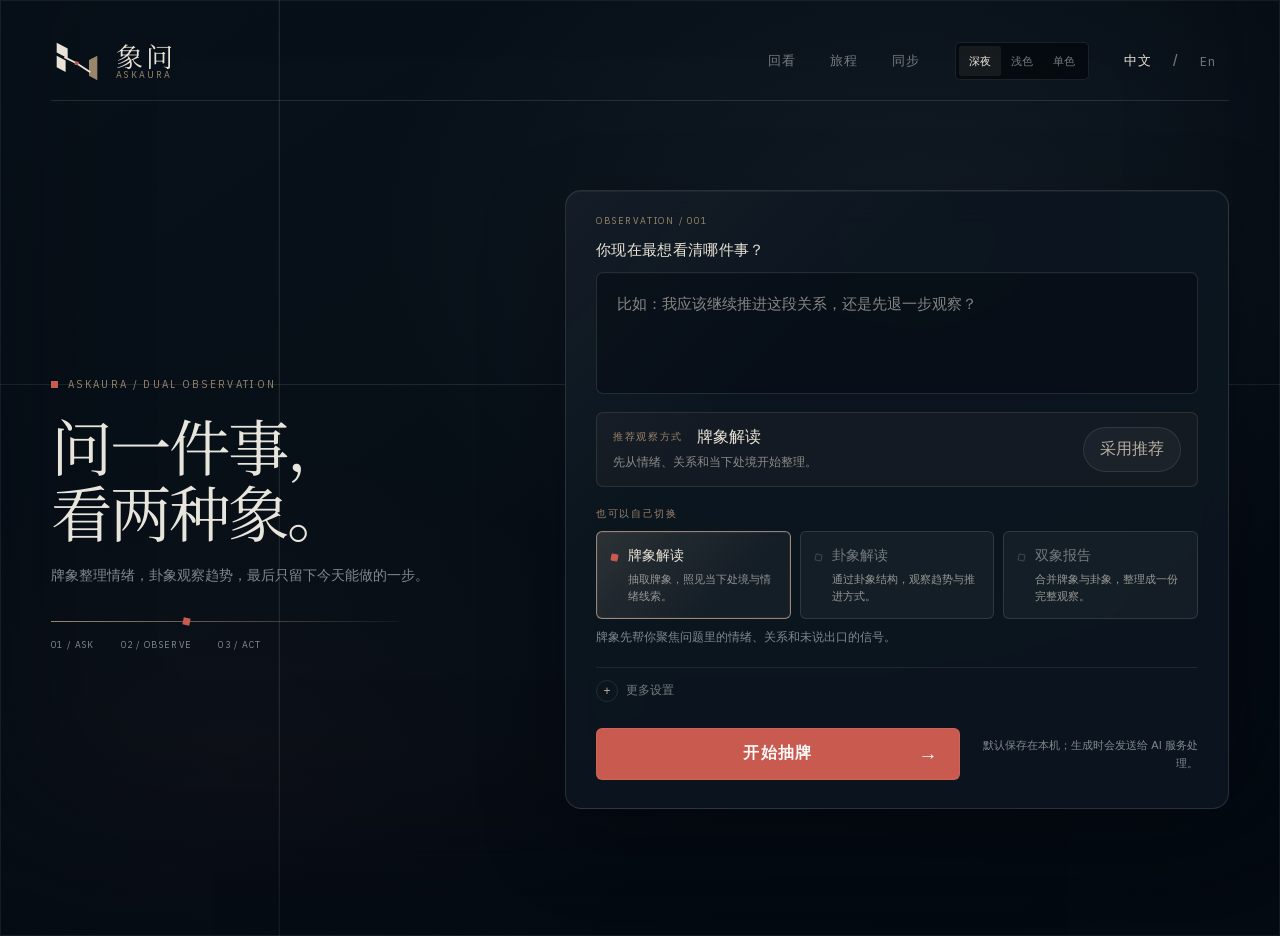
<file: index.html>
﻿<!doctype html>
<html lang="zh" data-theme="night" data-app-ready="false">
  <head>
    <meta charset="UTF-8" />
    <meta name="viewport" content="width=device-width, initial-scale=1.0" />
    <title>象问 AskAura</title>
    <link rel="icon" href="./assets/brand/askaura-symbol.svg" type="image/svg+xml" />
    <script>
      if (location.protocol === "file:") {
        const localAppUrl = new URL("http://127.0.0.1:5174/index.html");
        localAppUrl.search = location.search;
        localAppUrl.hash = location.hash;
        location.replace(localAppUrl.href);
      }
      try {
        const savedTheme = localStorage.getItem("askaura.theme.v1");
        if (["night", "light", "mono"].includes(savedTheme)) document.documentElement.dataset.theme = savedTheme;
      } catch {}
    </script>
    <link rel="preconnect" href="https://fonts.googleapis.com" />
    <link rel="preconnect" href="https://fonts.gstatic.com" crossorigin />
    <link
      href="https://fonts.googleapis.com/css2?family=EB+Garamond:ital,wght@0,400;0,500;1,400&family=Noto+Serif+SC:wght@400;500;600;700&display=swap"
      rel="preload"
      as="style"
      onload="this.onload=null;this.rel='stylesheet'"
    />
    <noscript>
      <link
        href="https://fonts.googleapis.com/css2?family=EB+Garamond:ital,wght@0,400;0,500;1,400&family=Noto+Serif+SC:wght@400;500;600;700&display=swap"
        rel="stylesheet"
      />
    </noscript>
    <link rel="stylesheet" href="./styles.css?v=20260605-low-light-redesign-2" />
    <link rel="stylesheet" href="./theme-observation.css?v=20260723-typography-v1" />
    <link rel="stylesheet" href="./assets/styles/reflection-deck.css?v=20260722-observation-plate-v2" />
    <link rel="stylesheet" href="./assets/styles/reflection-shell.css?v=20260722-card-frame-v2" />
    <script>
      window.ASKAURA_SUPABASE_URL = "https://oeqekrlodqxjlakdjqpu.supabase.co";
      window.ASKAURA_SUPABASE_ANON_KEY = "sb_publishable_SVgn7d5cRkkXI7Ns9WSJEQ_-xYXPLMX";
    </script>
  </head>
  <body>
    <div class="app-boot-state" id="app-boot-state" role="status" aria-live="polite">
      <img src="./assets/brand/askaura-symbol.svg" alt="" width="52" height="46" />
      <span>正在准备观察界面</span>
    </div>
    <div class="mirror-cursor" aria-hidden="true">
      <span class="cursor-ring"></span>
      <span class="cursor-dot"></span>
      <span class="cursor-seal">象</span>
    </div>

    <main class="mirror-room" data-step="idle" data-tone="tarot">
      <canvas class="field-canvas" id="field-canvas" aria-hidden="true"></canvas>
      <div class="surface-noise" aria-hidden="true"></div>

      <aside class="side-rail">
        <button class="brand" type="button" id="reset-btn" aria-label="回到首页">
          <img class="brand-symbol" src="./assets/brand/askaura-symbol.svg" alt="" width="52" height="46" />
          <span class="brand-copy">
            <strong>象问</strong>
            <span>AskAura</span>
          </span>
        </button>

        <nav class="mode-nav" aria-label="三象入口" aria-hidden="true">
          <button class="entry-nav active" type="button" data-next="idle">
            <span data-i18n="modeTarotNav">开始提问</span>
          </button>
          <button type="button" data-mode="tarot" data-tone="tarot">
            <span data-i18n="modeTarotRail">牌象</span>
          </button>
          <button type="button" data-mode="meihua" data-tone="meihua">
            <span data-i18n="modeMeihuaRail">卦象</span>
          </button>
          <button type="button" data-mode="dual" data-tone="dual">
            <span data-i18n="modeDualRail">双象</span>
          </button>
        </nav>

        <div class="rail-actions">
          <button type="button" id="history-btn" data-i18n="history">回看</button>
          <button type="button" id="companion-btn" data-i18n="companion">同行</button>
          <button type="button" id="account-btn" data-i18n="account">登录</button>
        </div>

        <div class="theme-switcher" role="group" aria-label="主题颜色">
          <button type="button" data-theme-setting="night" data-i18n="themeNight" aria-pressed="true">深夜</button>
          <button type="button" data-theme-setting="light" data-i18n="themeLight" aria-pressed="false">浅色</button>
          <button type="button" data-theme-setting="mono" data-i18n="themeMono" aria-pressed="false">单色</button>
        </div>

        <details class="mobile-rail-menu">
          <summary data-i18n="mobileMenu">菜单</summary>
          <div>
            <button type="button" data-mobile-panel="history" data-i18n="history">回看</button>
            <button type="button" data-mobile-panel="companion" data-i18n="companion">同行</button>
            <button type="button" data-mobile-panel="account" data-i18n="account">登录</button>
            <span class="mobile-theme-switcher" role="group" aria-label="主题颜色">
              <button type="button" data-theme-setting="night" data-i18n="themeNight" aria-pressed="true">深夜</button>
              <button type="button" data-theme-setting="light" data-i18n="themeLight" aria-pressed="false">浅色</button>
              <button type="button" data-theme-setting="mono" data-i18n="themeMono" aria-pressed="false">单色</button>
            </span>
          </div>
        </details>

        <div class="language" role="group" aria-label="语言">
          <button type="button" class="lang-btn is-active" data-lang="zh">中文</button>
          <span aria-hidden="true">/</span>
          <button type="button" class="lang-btn" data-lang="en">En</button>
        </div>

      </aside>

      <section class="mirror-stage" aria-label="当前入口">
        <p class="mode-label" id="mode-label">牌象解读</p>
        <div class="hero-ritual" aria-hidden="true">
          <div class="hero-card-stack">
            <span class="hero-card hero-card-a"></span>
            <span class="hero-card hero-card-b"></span>
            <span class="hero-card hero-card-c"></span>
          </div>
          <div class="hero-gua-mark">
            <span></span>
            <span></span>
            <span class="split"><i></i><i></i></span>
            <span></span>
            <span class="split"><i></i><i></i></span>
            <span></span>
          </div>
          <div class="ai-lens">
            <span>AI</span>
          </div>
        </div>
      </section>

      <div class="hero-content">
        <section class="copy-block idle-copy">
          <p class="hero-overline" aria-hidden="true">ASKAURA / DUAL OBSERVATION</p>
          <h1 data-i18n="heroCopy">问一件事，看两种象。</h1>
          <p class="hero-subcopy" data-i18n="heroSubcopy">牌象整理情绪，卦象观察趋势，最后只留下今天能做的一步。</p>
          <div class="hero-protocol" aria-hidden="true">
            <span>01 / ASK</span>
            <span>02 / OBSERVE</span>
            <span>03 / ACT</span>
          </div>
        </section>

        <section id="adaptive-home" class="adaptive-home" aria-label="观察首页" hidden></section>

        <section class="work-panel compose-panel observation-entry" aria-label="问题">
          <button class="panel-close" type="button" data-next="idle" aria-label="收起问题">×</button>
          <span class="panel-index">OBSERVATION / 001</span>
          <p class="panel-kicker" id="question-label" data-i18n="questionLabel">你现在最想看清哪件事？</p>
          <form id="question-form">
            <div class="question-primary">
              <textarea
                id="question-input"
                rows="4"
                maxlength="140"
                data-i18n-placeholder="questionPlaceholder"
                placeholder="我最近总是睡不着，不知道真正烦的是什么。"
              ></textarea>
              <div class="question-assist" id="question-assist" hidden>
                <span class="question-assist-label" data-i18n="questionAssistLabel">可以先把问题收窄一点</span>
                <p id="question-assist-note"></p>
                <button type="button" class="secondary muted" id="question-assist-accept" data-i18n="questionAssistAccept">用这个问题继续</button>
                <button type="button" class="secondary muted" id="question-assist-original" data-i18n="questionAssistOriginal">按原问题继续</button>
              </div>
            </div>

            <section class="mode-recommendation" id="mode-recommendation" aria-live="polite">
              <span data-i18n="modeRecommendationLabel">推荐观察方式</span>
              <strong id="mode-recommendation-name" data-i18n="modeTarotResult">牌象解读</strong>
              <p id="mode-recommendation-reason" data-i18n="modeRecommendationDefault">先从情绪、关系和当下处境开始整理。</p>
              <button type="button" class="secondary muted" id="mode-recommendation-accept" data-i18n="modeRecommendationAccept">采用推荐</button>
            </section>

            <div class="question-mode">
              <span class="question-mode-label" data-i18n="modeOverrideLabel">也可以自己切换</span>
              <div class="mode-card-grid" id="mode-card-grid" role="group" aria-label="选择观察方式">
                <button type="button" class="mode-card is-selected" data-mode-card="tarot" aria-pressed="true">
                  <span class="mode-card-dot" aria-hidden="true"></span>
                  <strong data-i18n="modeTarotResult">牌象解读</strong>
                  <span data-i18n="modeCardTarotCopy">抽取牌象，照见当下处境与情绪线索。</span>
                </button>
                <button type="button" class="mode-card" data-mode-card="meihua" aria-pressed="false">
                  <span class="mode-card-dot" aria-hidden="true"></span>
                  <strong data-i18n="modeMeihua">卦象解读</strong>
                  <span data-i18n="modeCardMeihuaCopy">通过卦象结构，观察趋势与推进方式。</span>
                </button>
                <button type="button" class="mode-card" data-mode-card="dual" aria-pressed="false">
                  <span class="mode-card-dot" aria-hidden="true"></span>
                  <strong data-i18n="modeDual">双象报告</strong>
                  <span data-i18n="modeCardDualCopy">合并牌象与卦象，整理成一份完整观察。</span>
                </button>
              </div>
              <p class="mode-primer" id="mode-primer" data-i18n="modePrimerTarot">牌象先帮你聚焦问题里的情绪、关系和未说出口的信号。</p>
            </div>

            <details class="question-secondary">
              <summary data-i18n="moreSettings">更多设置</summary>
              <div class="question-secondary-body">
              <div class="question-examples" id="question-examples">
                <button type="button" data-question-example data-i18n="questionExample1">我真正想确认的，是对方态度，还是自己的边界？</button>
                <button type="button" data-question-example data-i18n="questionExample2">这件事卡住，是缺少信息，还是我急着要答案？</button>
                <button type="button" data-question-example data-i18n="questionExample3">如果这周只做一步，哪一步最不消耗？</button>
                <button type="button" data-question-example data-i18n="questionExample4">我现在该观察什么，而不是立刻推进什么？</button>
              </div>
              <div class="spread-selector" id="spread-selector">
                <span data-i18n="spreadSelectorLabel">牌阵</span>
                <button type="button" class="is-selected" data-spread-type="single" data-i18n="spreadSingle">单牌</button>
                <button type="button" data-spread-type="reflection_triad" data-i18n="spreadReflectionTriad">三象</button>
              </div>
              <div class="gua-cast-selector" id="gua-cast-selector" hidden>
                <span data-i18n="guaCastLabel">起卦方式</span>
                <button type="button" class="is-selected" data-gua-cast="time" data-i18n="guaCastTime">当前时间</button>
                <button type="button" data-gua-cast="character" data-i18n="guaCastCharacter">一个汉字</button>
                <button type="button" data-gua-cast="number" data-i18n="guaCastNumber">一个数字</button>
                <button type="button" data-gua-cast="casual_number" data-i18n="guaCastCasual">随手数字</button>
                <input id="gua-seed-input" maxlength="12" data-i18n-placeholder="guaSeedPlaceholder" placeholder="输入一个字或数字" hidden />
              </div>
              <div class="gua-compose-mark" id="gua-compose-mark" hidden aria-hidden="true">
                <span></span>
                <span class="split"><i></i><i></i></span>
                <span></span>
                <span></span>
                <span class="split"><i></i><i></i></span>
                <span></span>
              </div>
              <p class="hint" id="mode-hint" data-i18n="modeHintTarot">适合关系、情绪与选择题。</p>
              </div>
            </details>

            <div class="signal-row" id="signal-row" aria-hidden="true">
              <span data-i18n="signalTarot">牌象感知</span>
              <span data-i18n="signalGua">卦象生成</span>
              <span data-i18n="signalAi">AI 解读</span>
            </div>
            <div class="compose-actions">
              <button class="primary" type="submit" id="cast-btn" data-i18n="cast">生成解读</button>
              <p class="privacy-note" data-i18n="privacyNote">默认保存在本机；生成时会发送给 AI 服务处理。</p>
            </div>
          </form>
        </section>
      </div>

      <section class="work-panel answer-panel" aria-label="结果">
        <button class="panel-close" type="button" id="back-btn">←</button>
        <span class="panel-index">02</span>
        <p class="panel-kicker" id="answer-kicker">牌象解读</p>

        <div class="result-layout">
          <aside class="result-symbol-panel">
          <article class="symbol-card" id="symbol-card">
            <div class="symbol-summary-head">
              <span id="symbol-mode-label">牌象解读</span>
              <strong id="symbol-name-label">—</strong>
            </div>
            <div class="tarot-symbol" id="tarot-symbol" hidden>
              <img id="card-image" alt="" role="button" tabindex="0" aria-label="放大查看牌面" loading="lazy" decoding="async" />
            </div>
            <div class="gua-symbol" id="gua-symbol" hidden aria-hidden="true"></div>
            <div class="symbol-keywords" id="symbol-keywords" hidden></div>
            <div class="symbol-spread-list" id="symbol-spread-list" hidden></div>
            <div class="symbol-question" id="symbol-question" hidden>
              <span data-i18n="symbolQuestionLabel">本次问题</span>
              <p id="symbol-question-text"></p>
            </div>
          </article>
          </aside>

          <section class="result-main-panel">
          <article class="answer-copy">
            <h2 class="answer-title" data-i18n="answerTitle">解读结果</h2>
            <div class="core-conclusion" id="core-conclusion">
              <span class="result-summary-label" data-i18n="coreConclusionLabel">当前主线</span>
              <p class="result-summary" id="result-summary"></p>
              <span class="action-sentence-label" data-i18n="actionSentenceLabel" hidden>今日行动</span>
              <p class="action-sentence" id="action-sentence" hidden></p>
            </div>
            <section class="result-workflow" id="result-workflow" data-result-step="summary" hidden>
              <div class="result-confirmation" id="result-confirmation">
                <span class="result-workflow-label">把这次观察变成你自己的判断</span>
                <label>
                  <span>我确认的洞见</span>
                  <textarea id="insight-input" rows="2" maxlength="220"></textarea>
                </label>
                <button type="button" data-result-action="confirm-insight" id="confirm-insight-btn">确认这个洞见</button>
                <label>
                  <span>今天可以做的一步</span>
                  <textarea id="action-input" rows="2" maxlength="180"></textarea>
                </label>
                <label class="action-theme-field">
                  <span>给这一步一个主题（可编辑）</span>
                  <input id="action-theme-input" type="text" maxlength="40" placeholder="例如：边界、沟通、休息" />
                </label>
                <div class="result-confirmation-actions">
                  <button type="button" data-result-action="accept-action" id="accept-action-btn" disabled>接受这一步，加入旅程</button>
                  <button type="button" data-result-action="edit-action" id="edit-action-btn">编辑行动</button>
                  <button type="button" data-result-action="save-observation" id="save-observation-btn">只保存这次观察</button>
                  <button type="button" data-result-action="leave-temporary" id="leave-temporary-btn">先离开，保留 7 天</button>
                </div>
                <p id="result-workflow-status" aria-live="polite"></p>
              </div>
              <div class="failure-actions" id="failure-actions" hidden>
                <strong>这次生成没有完成</strong>
                <button type="button" data-failure-action="retry">重新生成</button>
                <button type="button" data-failure-action="later">稍后继续</button>
                <button type="button" data-failure-action="save-symbol">只保存问题与象</button>
                <button type="button" data-failure-action="edit-question">修改问题</button>
              </div>
            </section>
            <h3 class="result-section-title action-board-heading" id="action-board-title" data-i18n="nextStepHeading" hidden>下一步怎么做</h3>
            <div class="action-board" id="action-board" hidden>
              <section>
                <span data-i18n="actionDoLabel">今天可以做</span>
                <p id="action-do"></p>
              </section>
              <section>
                <span data-i18n="actionDontLabel">今天不要做</span>
                <p id="action-dont"></p>
              </section>
              <section>
                <span data-i18n="actionWatchLabel">接下来观察什么</span>
                <p id="action-watch"></p>
              </section>
            </div>
            <details class="result-evidence" id="result-evidence" data-result-action="expand-evidence">
              <summary>查看完整依据</summary>
              <p class="result-evidence-text" id="result-evidence-text"></p>
            <div class="tarot-reading-grid" id="tarot-reading-grid" hidden>
              <section>
                <span data-i18n="reflectionSeenLabel">这张牌照见了什么</span>
                <p id="tarot-core-question"></p>
              </section>
              <section>
                <span data-i18n="reflectionHiddenLabel">可能被忽略的部分</span>
                <p id="tarot-tension"></p>
              </section>
              <section>
                <span data-i18n="reflectionVerifyLabel">可以怎样验证</span>
                <p id="tarot-judgment"></p>
              </section>
            </div>
            <div class="report-stack" id="report-stack" hidden>
              <section id="report-tarot-section">
                <span data-i18n="reportTarotLabel">牌象依据</span>
                <p id="report-tarot"></p>
              </section>
              <section id="report-gua-section">
                <span data-i18n="reportGuaLabel">卦象依据</span>
                <p id="report-gua"></p>
              </section>
              <section id="report-dual-section">
                <span data-i18n="reportDualLabel">双象共同指向</span>
                <p id="report-dual"></p>
              </section>
            </div>
            </details>
            <div class="action-status" id="action-status" hidden>
              <span data-i18n="actionStatusLabel">这一步后来怎么样？</span>
              <div>
                <button type="button" data-action-status="done" data-i18n="actionStatusDone">做了，有帮助</button>
                <button type="button" data-action-status="not_done" data-i18n="actionStatusNotDone">还没做</button>
                <button type="button" data-action-status="skipped" data-i18n="actionStatusSkipped">跳过了</button>
                <button type="button" data-action-status="not_fit" data-i18n="actionStatusNotFit">不太适合</button>
              </div>
            </div>
            <div class="review-box" id="review-box" hidden>
              <span data-i18n="reviewLabel">三天后回声</span>
              <p id="review-status"></p>
              <textarea id="review-note-input" rows="3" maxlength="180" data-i18n-placeholder="reviewPlaceholder" placeholder="三天后，这个行动带来了什么变化？"></textarea>
              <button type="button" class="secondary muted" id="review-save-btn" data-i18n="reviewSave">保存回声</button>
            </div>
            <div class="result-followup-section" id="result-followup-section">
              <div class="followup-chips" id="followup-chips" hidden aria-label="继续探索这次结果">
                <span class="followup-label" data-i18n="followupLabel">继续探索这次结果</span>
                <button type="button" data-open-followup data-i18n="followupOpen">打开追问面板</button>
              </div>
              <div class="followup-panel" id="followup-panel" hidden>
                <p data-i18n="followupPanelTitle">基于这次结果，你还想看哪一面？</p>
                <div class="followup-group">
                  <span data-i18n="followupQuestionGroup">继续追问</span>
                  <div class="followup-options">
                    <button type="button" data-followup-question="push" data-i18n="followupPush">如果我主动推进，会发生什么？</button>
                    <button type="button" data-followup-question="avoid" data-i18n="followupAvoid">我现在最该避免什么？</button>
                    <button type="button" data-followup-question="blocker" data-i18n="followupBlocker">这件事真正的阻力是什么？</button>
                    <button type="button" data-followup-question="review" data-i18n="followupReview">三天后，我应该留意什么变化？</button>
                  </div>
                </div>
                <div class="followup-group followup-ritual-group">
                  <span data-i18n="followupRitualGroup">补充观察</span>
                  <div class="followup-options followup-options-ritual">
                    <button type="button" data-followup-question="clarify-card" data-i18n="followupClarifyCard">补一个澄清角度</button>
                  </div>
                </div>
                <form class="followup-custom" id="followup-custom-form">
                  <input id="followup-custom-input" type="text" maxlength="80" data-i18n-placeholder="followupCustomPlaceholder" placeholder="自己输入追问" />
                  <button class="secondary muted" type="submit" data-i18n="followupCustomSubmit">生成补充回答</button>
                </form>
                <div class="followup-answer" id="followup-answer" hidden>
                  <span data-i18n="followupAnswerLabel">补充回答</span>
                  <p id="followup-answer-text"></p>
                  <div class="followup-entry-list" id="followup-entry-list"></div>
                </div>
              </div>
            </div>
            <div class="anchor-grid" id="anchor-grid" hidden>
              <div><span data-i18n="anchorColor">颜色</span><strong id="anchor-color"></strong></div>
              <div><span data-i18n="anchorObject">物件</span><strong id="anchor-object"></strong></div>
              <div><span data-i18n="anchorMoment">时刻</span><strong id="anchor-moment"></strong></div>
            </div>
            <p class="daily-note-status" id="daily-note-status" hidden data-i18n="dailyNoteStatus">已收入回看</p>
            <p class="loading-line" id="loading-line" hidden data-i18n="loading">正在整理本次线索…</p>
          </article>
          </section>
        </div>

        <div class="result-actions">
          <div class="result-actions-head">
            <span data-i18n="resultTakeawayLabel">保存与带走</span>
            <p data-i18n="resultTakeawayHint">先把今天这一步留下；分享和导出放在更多操作里。</p>
          </div>
          <button class="secondary muted" type="button" id="copy-btn" data-i18n="copy">复制行动句</button>
          <button class="secondary muted" type="button" id="save-btn" data-i18n="saveHistory">保存到回看</button>
          <button class="secondary muted" type="button" id="again-btn" data-i18n="again">回到问题</button>
          <details class="result-more-actions">
            <summary data-i18n="moreActions">更多操作</summary>
            <div>
              <button class="secondary muted" type="button" id="copy-summary-btn" data-i18n="copySummary">复制摘要</button>
              <button class="secondary muted" type="button" id="copy-full-btn" data-i18n="copyFull">复制完整结果</button>
              <button class="secondary muted" type="button" id="share-image-btn" data-i18n="shareImage">下载分享图</button>
              <button class="secondary muted" type="button" id="export-pdf-btn" data-i18n="exportPdf">导出 PDF</button>
              <button class="secondary muted subtle-danger" type="button" id="new-reading-btn" data-i18n="newReadingTarot">重新抽牌（新结果）</button>
              <div class="share-panel" id="share-panel" hidden>
                <section class="share-choice">
                  <span data-i18n="privateShareTitle">私密链接</span>
                  <p data-i18n="privateShareHint">只生成只读结果页；默认不包含原问题，可以随时撤销当前链接。</p>
                </section>
                <label>
                  <input type="checkbox" id="share-include-question" />
                  <span data-i18n="shareIncludeQuestion">分享时包含原问题</span>
                </label>
                <div class="private-share">
                  <button class="secondary muted" type="button" id="create-share-link-btn" data-i18n="createShareLink">生成私密链接</button>
                  <button class="secondary muted subtle-danger" type="button" id="revoke-share-link-btn" data-i18n="revokeShareLink" hidden>撤销链接</button>
                </div>
                <section class="share-choice">
                  <span data-i18n="resonanceShareTitle">匿名共鸣</span>
                  <p data-i18n="resonanceShareHint">只放入主题和行动，不展示邮箱、原问题或完整结果。</p>
                </section>
                <div class="private-share">
                  <button class="secondary muted" type="button" id="resonance-submit-btn" data-i18n="resonanceSubmit">匿名放入共鸣池</button>
                  <button class="secondary muted" type="button" id="resonance-open-btn" data-i18n="resonanceOpen">看看相似主题</button>
                  <button class="secondary muted subtle-danger" type="button" id="resonance-revoke-btn" data-i18n="resonanceRevoke" hidden>撤回共鸣</button>
                </div>
                <p class="share-link-status" id="share-link-status"></p>
                <textarea id="copy-fallback-text" class="copy-fallback" readonly hidden aria-label="可手动复制的内容"></textarea>
              </div>
            </div>
          </details>
        </div>
      </section>
    </main>

    <div class="ritual-stage" id="ritual-stage" hidden aria-live="polite">
      <button class="ritual-close" type="button" id="ritual-close-btn" aria-label="关闭抽牌仪式">×</button>
      <div class="ritual-stage-copy">
        <span data-i18n="ritualTitle">抽牌仪式</span>
        <strong id="ritual-heading" data-i18n="ritualIntroTitle">请凭第一直觉，选一张此刻最吸引你的牌。</strong>
        <em data-i18n="ritualHint">无需分析，先相信你第一眼的停留。</em>
      </div>
      <div class="ritual-stepper" id="ritual-stepper" aria-hidden="true">
        <span data-step="0" data-i18n="ritualStepShuffle">01 洗牌</span>
        <span data-step="1" data-i18n="ritualStepChoose">02 选牌</span>
        <span data-step="2" data-i18n="ritualStepReveal">03 翻牌</span>
        <span data-step="3" data-i18n="ritualStepRead">04 解读</span>
      </div>
      <div class="ritual-deck" id="ritual-deck"></div>
      <div class="ritual-gua" aria-hidden="true">
        <span class="ritual-gua-line"></span>
        <span class="ritual-gua-line"></span>
        <span class="ritual-gua-line moving"></span>
        <span class="ritual-gua-line"></span>
        <span class="ritual-gua-line"></span>
        <span class="ritual-gua-line moving"></span>
      </div>
      <p id="ritual-status" data-i18n="ritualIdle">正在整理本次线索</p>
      <div class="ritual-preview-actions" id="ritual-preview-actions" hidden>
        <button class="secondary" type="button" id="ritual-confirm-btn" data-i18n="ritualConfirm">确认这张牌</button>
        <button class="secondary muted" type="button" id="ritual-reselect-btn" data-i18n="ritualReselect">重新选择</button>
      </div>
    </div>

    <div class="brand-loading" id="brand-loading" hidden aria-live="polite" aria-label="正在生成解读">
      <div class="brand-loading-field">
        <svg class="brand-loading-symbol" viewBox="0 0 256 224" aria-hidden="true">
          <path class="plane plane-left" d="M28 18 82 47v49L28 67Z" />
          <path class="plane plane-left" d="M28 83 72 107v58l-44-24Z" />
          <path class="plane plane-right" d="m187 105 41-22v123l-41-23Z" />
          <path class="signal-route" d="m70 92 56 29 64 42" />
          <rect class="signal-node" x="117" y="112" width="18" height="18" rx="2" transform="rotate(12 126 121)" />
        </svg>
        <div class="brand-loading-copy">
          <strong id="brand-loading-text">正在建立两种观察</strong>
          <span aria-hidden="true"><i></i></span>
          <small>DUAL OBSERVATION / CONNECTING</small>
        </div>
      </div>
    </div>

    <div class="card-lightbox" id="card-lightbox" hidden aria-hidden="true">
      <button class="lightbox-backdrop" type="button" id="lightbox-backdrop" aria-label="关闭牌面预览"></button>
      <figure class="lightbox-frame">
        <button class="lightbox-close" type="button" id="lightbox-close" aria-label="关闭牌面预览">×</button>
        <img id="lightbox-image" alt="" loading="lazy" decoding="async" />
        <figcaption id="lightbox-caption"></figcaption>
      </figure>
    </div>

    <div class="utility-panel" id="history-panel" hidden aria-hidden="true">
      <button class="utility-backdrop" type="button" data-close-utility aria-label="关闭回看"></button>
      <section class="utility-sheet" aria-label="回看">
        <button class="utility-close" type="button" data-close-utility aria-label="关闭回看">×</button>
        <p class="panel-kicker" data-i18n="historyKicker">最近的象</p>
        <div class="history-filters" id="history-filters" aria-label="筛选回看">
          <button type="button" data-history-filter="all" data-i18n="historyFilterAll">全部</button>
          <button type="button" data-history-filter="tarot" data-i18n="modeTarot">牌象</button>
          <button type="button" data-history-filter="meihua" data-i18n="modeMeihua">梅花</button>
          <button type="button" data-history-filter="dual" data-i18n="modeDual">双象</button>
        </div>
        <div class="history-list" id="history-list"></div>
        <div class="weekly-summary" id="weekly-summary">
          <button class="secondary muted" type="button" id="weekly-summary-btn" data-i18n="weeklySummaryButton">查看本周重复线索</button>
          <p id="weekly-summary-status" data-i18n="weeklySummaryHint">至少 3 条记录后可生成。</p>
          <div class="weekly-summary-result" id="weekly-summary-result" hidden></div>
          <div class="weekly-summary-actions" id="weekly-summary-actions" hidden>
            <button class="secondary muted" type="button" id="weekly-summary-copy-btn" data-i18n="weeklySummaryCopy">复制本周线索</button>
            <button class="secondary muted" type="button" id="weekly-summary-save-btn" data-i18n="weeklySummarySave">保存到回看</button>
          </div>
        </div>
        <button class="history-clear" type="button" id="history-clear-btn" data-i18n="clearHistory">清空记录</button>
      </section>
    </div>

    <div class="utility-panel" id="auth-panel" hidden aria-hidden="true">
      <button class="utility-backdrop" type="button" data-close-utility aria-label="关闭登录"></button>
      <section class="utility-sheet auth-sheet" aria-label="登录">
        <button class="utility-close" type="button" data-close-utility aria-label="关闭登录">×</button>
        <div id="settings-view" class="settings-view"></div>
        <details class="account-access">
          <summary>登录与云端同步</summary>
        <p class="panel-kicker" data-i18n="authKicker">同步与备份</p>
        <p class="auth-status" id="auth-status"></p>
        <div class="sync-benefits">
          <span data-i18n="syncBenefitHistory">跨设备保留回看</span>
          <span data-i18n="syncBenefitPrivateLink">生成和撤回私密链接</span>
          <span data-i18n="syncBenefitResonance">管理匿名共鸣记录</span>
        </div>
        <div class="account-meta" id="account-meta">
          <span id="account-sync-status"></span>
          <span id="account-save-scope"></span>
        </div>
        <div class="plan-status" id="plan-status">
          <strong data-i18n="planFreeTitle">免费版</strong>
          <span data-i18n="planFreeCopy">保留核心解读、回看和基础追问。</span>
          <span class="plan-note" data-i18n="planPaidClosed">付费入口暂未开放。</span>
        </div>
        <form class="auth-form" id="auth-form">
          <input id="auth-email" type="email" autocomplete="email" data-i18n-placeholder="emailPlaceholder" placeholder="邮箱" required />
          <input id="auth-password" type="password" autocomplete="current-password" data-i18n-placeholder="passwordPlaceholder" placeholder="密码" required />
          <div class="auth-actions">
            <button class="secondary" type="submit" data-auth-action="signin" data-i18n="signIn">登录</button>
            <button class="secondary muted" type="button" id="signup-btn" data-i18n="signUp">注册</button>
            <button class="secondary muted" type="button" id="password-reset-btn" data-i18n="resetPassword">重置密码</button>
            <button class="secondary muted" type="button" id="password-update-btn" data-i18n="updatePassword">保存新密码</button>
            <button class="secondary muted" type="button" id="signout-btn" data-i18n="signOut">退出</button>
          </div>
        </form>
        </details>
      </section>
    </div>

    <div class="utility-panel" id="resonance-panel" hidden aria-hidden="true">
      <button class="utility-backdrop" type="button" data-close-utility aria-label="关闭共鸣池"></button>
      <section class="utility-sheet" aria-label="共鸣池">
        <button class="utility-close" type="button" data-close-utility aria-label="关闭共鸣池">×</button>
        <p class="panel-kicker" data-i18n="resonanceKicker">匿名共鸣</p>
        <p class="panel-helper" data-i18n="resonancePanelIntro">这里只看被匿名化后的相似主题。点“我也有这种感觉”只会增加一次匿名反馈。</p>
        <div class="resonance-list" id="resonance-list"></div>
      </section>
    </div>

    <div class="utility-panel" id="companion-panel" hidden aria-hidden="true">
      <button class="utility-backdrop" type="button" data-close-utility aria-label="关闭同行"></button>
      <section class="utility-sheet companion-panel" aria-label="长期同行">
        <button class="utility-close" type="button" data-close-utility aria-label="关闭同行">×</button>
        <div id="journey-view" class="journey-workspace"></div>
        <div class="legacy-companion-view" hidden aria-hidden="true">
        <p class="panel-kicker" data-i18n="companionKicker">长期同行</p>
        <p class="panel-helper" data-i18n="companionIntro">保存 3 次以上后，这里会开始整理重复出现的牌象、主题和行动。</p>
        <p class="companion-insight" id="companion-insight"></p>
        <div class="companion-grid">
          <section>
            <span data-i18n="companionTrail">观察线索</span>
            <div id="companion-trail"></div>
          </section>
          <section>
            <span data-i18n="companionEcho">一个月回声</span>
            <div id="companion-echo"></div>
          </section>
          <section>
            <span data-i18n="companionQuietFlags">个人信号</span>
            <div id="companion-quiet-flags"></div>
          </section>
          <section>
            <span data-i18n="companionThemeMap">个人主题图</span>
            <div id="companion-theme-map"></div>
          </section>
          <section>
            <span data-i18n="companionCollection">象与行动</span>
            <div id="companion-collection"></div>
          </section>
        </div>
        </div>
      </section>
    </div>

    <script type="module" src="./assets/app/main.js"></script>
  </body>
</html>
</file>
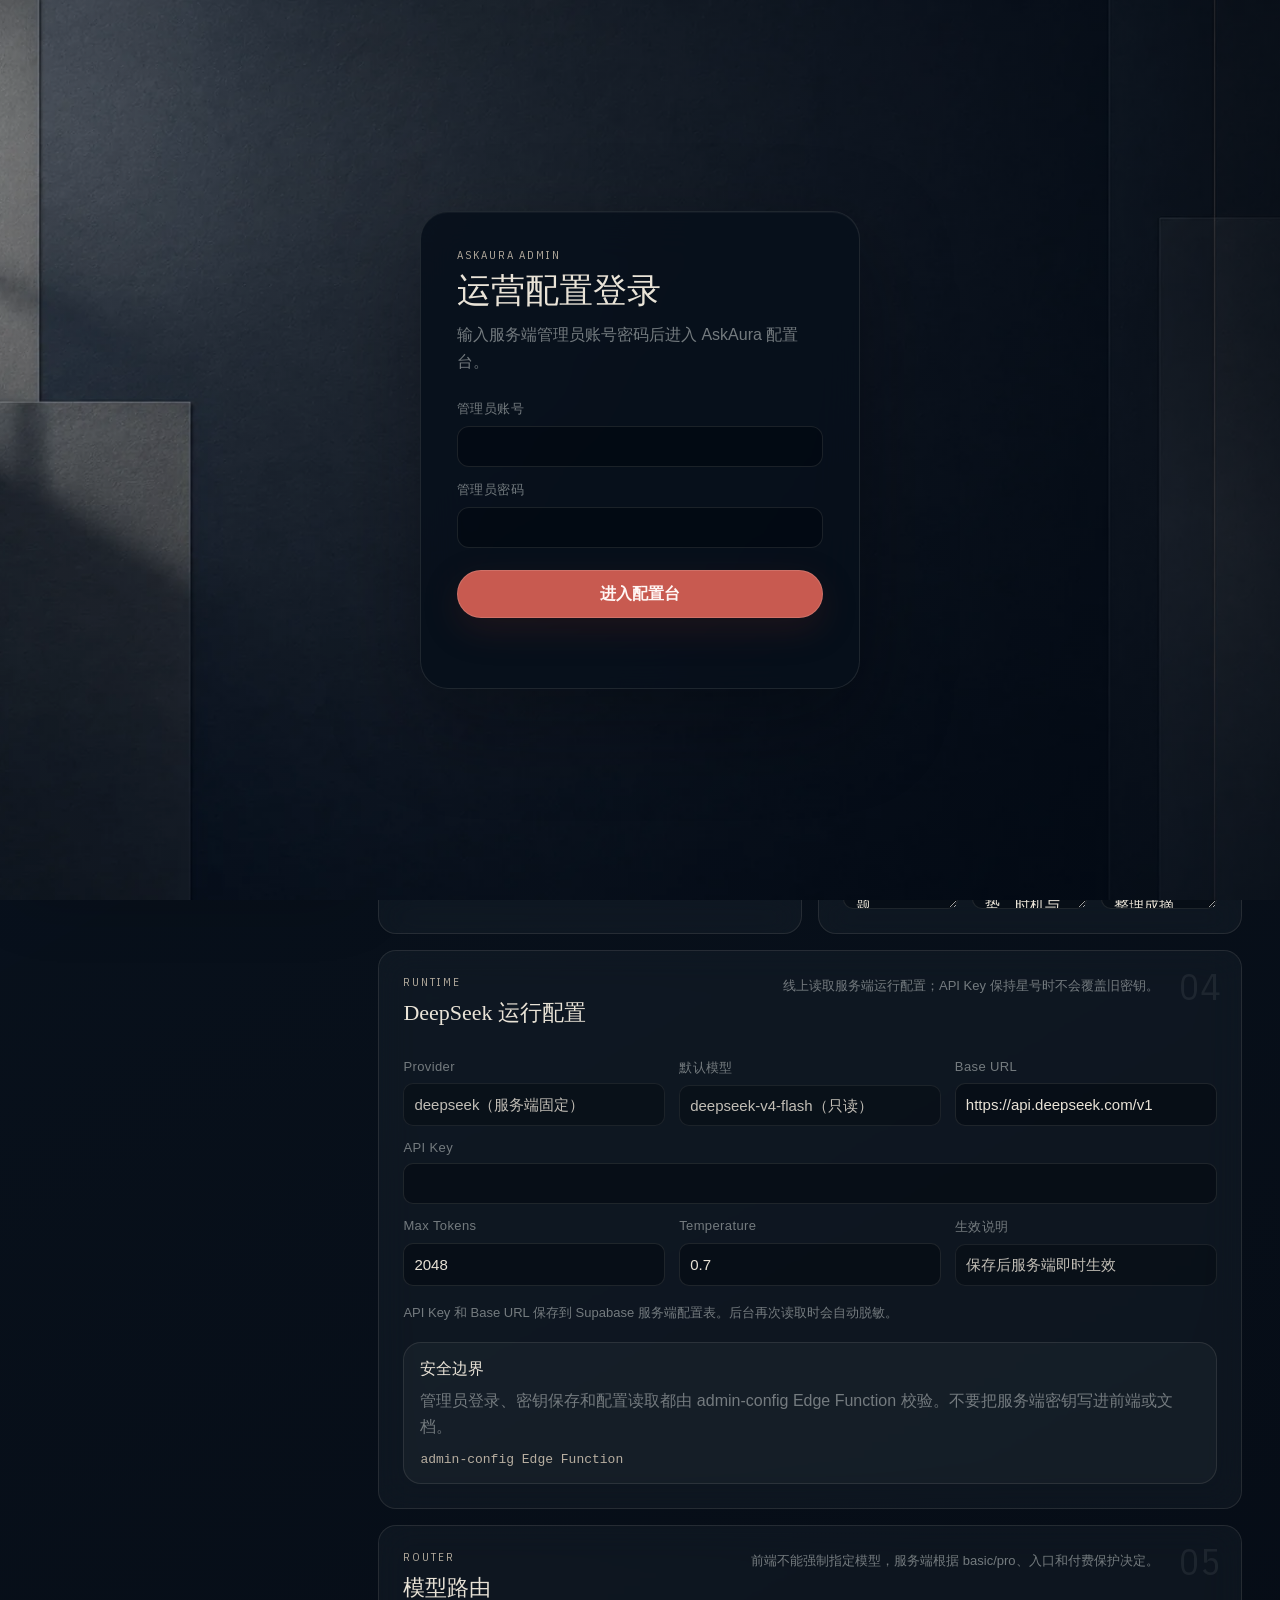
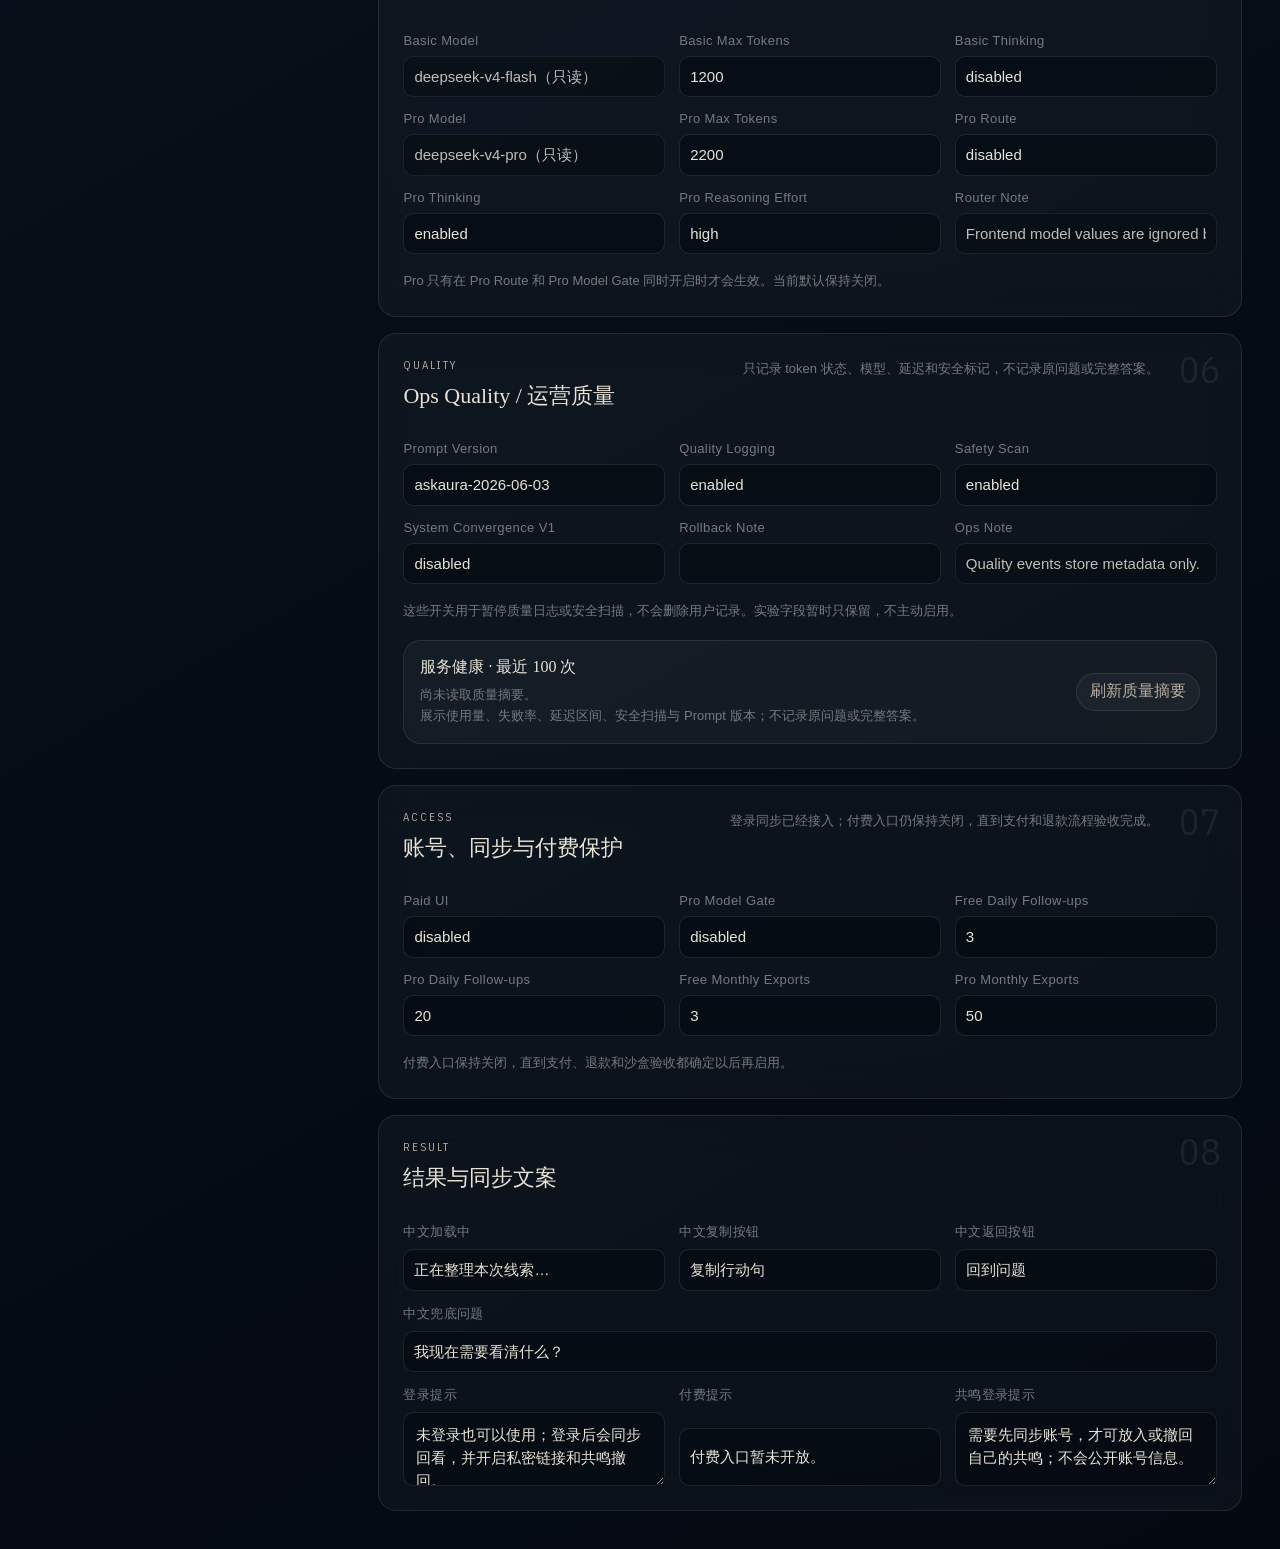
<file: admin.html>
<!doctype html>
<html lang="zh">
  <head>
    <meta charset="UTF-8" />
    <meta name="viewport" content="width=device-width, initial-scale=1.0" />
    <title>AskAura Admin</title>
    <link rel="stylesheet" href="./admin-styles.css" />
    <link rel="stylesheet" href="./theme-observation.css?v=20260723-typography-v1" />
    <script>
      window.ASKAURA_SUPABASE_URL = "https://oeqekrlodqxjlakdjqpu.supabase.co";
      window.ASKAURA_SUPABASE_ANON_KEY = "sb_publishable_SVgn7d5cRkkXI7Ns9WSJEQ_-xYXPLMX";
    </script>
  </head>
  <body>
    <section class="auth-gate" id="auth-gate">
      <form class="auth-card" id="auth-form">
        <p class="eyebrow">AskAura Admin</p>
        <h1 id="auth-title">运营配置登录</h1>
        <p class="auth-copy" id="auth-copy">输入服务端管理员账号密码后进入 AskAura 配置台。</p>
        <label>
          管理员账号
          <input id="auth-user" autocomplete="username" />
        </label>
        <label>
          管理员密码
          <input id="auth-pass" type="password" autocomplete="current-password" />
        </label>
        <button class="auth-submit" type="submit" id="auth-submit">进入配置台</button>
        <p class="auth-error" id="auth-error"></p>
      </form>
    </section>

    <main class="admin-shell">
      <aside class="admin-rail">
        <a class="back-home" href="./index.html">返回 AskAura</a>
        <div class="rail-heading">
          <p class="eyebrow">AskAura Admin</p>
          <h1>运营控制台</h1>
          <p class="rail-copy">管理当前生产环境的模型路由、文案、账号同步、质量开关和付费保护。只保存真实在用的配置。</p>
        </div>
        <div class="rail-status-grid" aria-label="当前配置摘要">
          <div>
            <span>Provider</span>
            <strong id="summary-provider">DeepSeek</strong>
          </div>
          <div>
            <span>Basic</span>
            <strong id="summary-basic">deepseek-v4-flash</strong>
          </div>
          <div>
            <span>Pro Route</span>
            <strong id="summary-pro">关闭</strong>
          </div>
          <div>
            <span>Quality</span>
            <strong id="summary-quality">开启</strong>
          </div>
        </div>
        <div class="rail-actions">
          <button class="logout-btn" type="button" id="logout-btn">退出登录</button>
          <div class="status" id="status">未保存</div>
        </div>
      </aside>

      <section class="admin-board">
        <form id="config-form">
          <div class="toolbar">
            <button class="primary" type="submit">保存配置</button>
            <button type="button" id="preview-btn">打开首页</button>
            <button type="button" id="export-btn">导出 JSON</button>
            <label class="import-btn">
              导入 JSON
              <input id="import-input" type="file" accept="application/json" />
            </label>
            <button class="danger" type="button" id="reset-btn">恢复默认</button>
            <div class="toolbar-status" id="toolbar-status">远端配置未加载</div>
          </div>

          <div class="grid">
            <section class="panel wide hero-panel">
              <span class="panel-num">01</span>
              <div class="panel-head">
                <div>
                  <p class="eyebrow">Public Copy</p>
                  <h2>首页与入口文案</h2>
                </div>
                <p>对应当前首页第一屏，不再使用旧的“当下”配置表达。</p>
              </div>
              <div class="two-cols">
                <label>
                  中文主标题
                  <textarea name="zh.heroCopy" rows="2"></textarea>
                </label>
                <label>
                  English headline
                  <textarea name="en.heroCopy" rows="2"></textarea>
                </label>
              </div>
              <div class="two-cols">
                <label>
                  中文副文案
                  <textarea name="zh.heroSubcopy" rows="2"></textarea>
                </label>
                <label>
                  English subcopy
                  <textarea name="en.heroSubcopy" rows="2"></textarea>
                </label>
              </div>
            </section>

            <section class="panel">
              <span class="panel-num">02</span>
              <div class="panel-head">
                <div>
                  <p class="eyebrow">Modes</p>
                  <h2>入口名称</h2>
                </div>
              </div>
              <div class="three-cols">
                <label>
                  牌象
                  <input name="zh.modeTarot" />
                </label>
                <label>
                  卦象
                  <input name="zh.modeMeihua" />
                </label>
                <label>
                  双象
                  <input name="zh.modeDual" />
                </label>
              </div>
              <div class="three-cols">
                <label>
                  Cards
                  <input name="en.modeTarot" />
                </label>
                <label>
                  Gua
                  <input name="en.modeMeihua" />
                </label>
                <label>
                  Dual
                  <input name="en.modeDual" />
                </label>
              </div>
            </section>

            <section class="panel">
              <span class="panel-num">03</span>
              <div class="panel-head">
                <div>
                  <p class="eyebrow">Question</p>
                  <h2>输入提示</h2>
                </div>
              </div>
              <label>
                中文输入提示
                <textarea name="zh.questionPlaceholder" rows="2"></textarea>
              </label>
              <label>
                English Placeholder
                <textarea name="en.questionPlaceholder" rows="2"></textarea>
              </label>
              <div class="three-cols">
                <label>
                  牌象提示
                  <textarea name="zh.modeHintTarot" rows="2"></textarea>
                </label>
                <label>
                  卦象提示
                  <textarea name="zh.modeHintMeihua" rows="2"></textarea>
                </label>
                <label>
                  双象提示
                  <textarea name="zh.modeHintDual" rows="2"></textarea>
                </label>
              </div>
            </section>

            <section class="panel wide">
              <span class="panel-num">04</span>
              <div class="panel-head">
                <div>
                  <p class="eyebrow">Runtime</p>
                  <h2>DeepSeek 运行配置</h2>
                </div>
                <p>线上读取服务端运行配置；API Key 保持星号时不会覆盖旧密钥。</p>
              </div>
              <div class="three-cols">
                <label>
                  Provider
                  <input value="deepseek（服务端固定）" disabled data-route-status="provider" />
                </label>
                <label>
                  默认模型
                  <input value="deepseek-v4-flash（只读）" disabled data-route-status="basicModel" />
                </label>
                <label>
                  Base URL
                  <input name="llm.baseUrl" />
                </label>
              </div>
              <label>
                API Key
                <input name="llm.apiKey" type="password" autocomplete="new-password" />
              </label>
              <div class="three-cols">
                <label>
                  Max Tokens
                  <input name="llm.maxTokens" type="number" min="128" max="4096" step="1" />
                </label>
                <label>
                  Temperature
                  <input name="llm.temperature" type="number" min="0" max="1.5" step="0.1" />
                </label>
                <label>
                  生效说明
                  <input value="保存后服务端即时生效" disabled />
                </label>
              </div>
              <p class="note">API Key 和 Base URL 保存到 Supabase 服务端配置表。后台再次读取时会自动脱敏。</p>
              <div class="secret-box">
                <strong>安全边界</strong>
                <p>管理员登录、密钥保存和配置读取都由 admin-config Edge Function 校验。不要把服务端密钥写进前端或文档。</p>
                <code>admin-config Edge Function</code>
              </div>
            </section>

            <section class="panel wide">
              <span class="panel-num">05</span>
              <div class="panel-head">
                <div>
                  <p class="eyebrow">Router</p>
                  <h2>模型路由</h2>
                </div>
                <p>前端不能强制指定模型，服务端根据 basic/pro、入口和付费保护决定。</p>
              </div>
              <div class="three-cols">
                <label>
                  Basic Model
                  <input value="deepseek-v4-flash（只读）" disabled data-route-status="basicModel" />
                </label>
                <label>
                  Basic Max Tokens
                  <input name="models.basic.maxTokens" type="number" min="256" max="1800" step="1" />
                </label>
                <label>
                  Basic Thinking
                  <select name="models.basic.thinking">
                    <option value="false">disabled</option>
                    <option value="true">enabled</option>
                  </select>
                </label>
              </div>
              <div class="three-cols">
                <label>
                  Pro Model
                  <input value="deepseek-v4-pro（只读）" disabled data-route-status="proModel" />
                </label>
                <label>
                  Pro Max Tokens
                  <input name="models.pro.maxTokens" type="number" min="256" max="3072" step="1" />
                </label>
                <label>
                  Pro Route
                  <select name="models.pro.enabled">
                    <option value="false">disabled</option>
                    <option value="true">enabled</option>
                  </select>
                </label>
              </div>
              <div class="three-cols">
                <label>
                  Pro Thinking
                  <select name="models.pro.thinking">
                    <option value="true">enabled</option>
                    <option value="false">disabled</option>
                  </select>
                </label>
                <label>
                  Pro Reasoning Effort
                  <select name="models.pro.reasoningEffort">
                    <option value="high">high</option>
                    <option value="max">max</option>
                  </select>
                </label>
                <label>
                  Router Note
                  <input value="Frontend model values are ignored by reading." disabled />
                </label>
              </div>
              <p class="note">Pro 只有在 Pro Route 和 Pro Model Gate 同时开启时才会生效。当前默认保持关闭。</p>
            </section>

            <section class="panel wide">
              <span class="panel-num">06</span>
              <div class="panel-head">
                <div>
                  <p class="eyebrow">Quality</p>
                  <h2>Ops Quality / 运营质量</h2>
                </div>
                <p>只记录 token 状态、模型、延迟和安全标记，不记录原问题或完整答案。</p>
              </div>
              <div class="three-cols">
                <label>
                  Prompt Version
                  <input name="ops.promptVersion" maxlength="80" />
                </label>
                <label>
                  Quality Logging
                  <select name="ops.qualityLoggingEnabled">
                    <option value="true">enabled</option>
                    <option value="false">disabled</option>
                  </select>
                </label>
                <label>
                  Safety Scan
                  <select name="ops.contentSafetyScanEnabled">
                    <option value="true">enabled</option>
                    <option value="false">disabled</option>
                  </select>
                </label>
              </div>
              <div class="three-cols">
                <label>
                  System Convergence V1
                  <select name="ops.systemConvergenceV1Enabled">
                    <option value="false">disabled</option>
                    <option value="true">enabled</option>
                  </select>
                </label>
                <label>
                  Rollback Note
                  <input name="ops.rollbackNote" maxlength="240" />
                </label>
                <label>
                  Ops Note
                  <input value="Quality events store metadata only." disabled />
                </label>
              </div>
              <p class="note">这些开关用于暂停质量日志或安全扫描，不会删除用户记录。实验字段暂时只保留，不主动启用。</p>
              <div class="quality-dashboard">
                <div>
                  <strong>服务健康 · 最近 100 次</strong>
                  <p id="quality-summary">尚未读取质量摘要。</p>
                  <p>展示使用量、失败率、延迟区间、安全扫描与 Prompt 版本；不记录原问题或完整答案。</p>
                </div>
                <button type="button" id="quality-refresh-btn">刷新质量摘要</button>
              </div>
            </section>

            <section class="panel wide">
              <span class="panel-num">07</span>
              <div class="panel-head">
                <div>
                  <p class="eyebrow">Access</p>
                  <h2>账号、同步与付费保护</h2>
                </div>
                <p>登录同步已经接入；付费入口仍保持关闭，直到支付和退款流程验收完成。</p>
              </div>
              <div class="three-cols">
                <label>
                  Paid UI
                  <select name="paid.enabled">
                    <option value="false">disabled</option>
                    <option value="true">enabled</option>
                  </select>
                </label>
                <label>
                  Pro Model Gate
                  <select name="paid.proModelEnabled">
                    <option value="false">disabled</option>
                    <option value="true">enabled</option>
                  </select>
                </label>
                <label>
                  Free Daily Follow-ups
                  <input name="paid.freeDailyFollowups" type="number" min="0" max="20" step="1" />
                </label>
              </div>
              <div class="three-cols">
                <label>
                  Pro Daily Follow-ups
                  <input name="paid.proDailyFollowups" type="number" min="0" max="100" step="1" />
                </label>
                <label>
                  Free Monthly Exports
                  <input name="paid.freeMonthlyExports" type="number" min="0" max="50" step="1" />
                </label>
                <label>
                  Pro Monthly Exports
                  <input name="paid.proMonthlyExports" type="number" min="0" max="500" step="1" />
                </label>
              </div>
              <p class="note">付费入口保持关闭，直到支付、退款和沙盒验收都确定以后再启用。</p>
            </section>

            <section class="panel wide">
              <span class="panel-num">08</span>
              <div class="panel-head">
                <div>
                  <p class="eyebrow">Result</p>
                  <h2>结果与同步文案</h2>
                </div>
              </div>
              <div class="three-cols">
                <label>
                  中文加载中
                  <input name="zh.loading" />
                </label>
                <label>
                  中文复制按钮
                  <input name="zh.copy" />
                </label>
                <label>
                  中文返回按钮
                  <input name="zh.again" />
                </label>
              </div>
              <label>
                中文兜底问题
                <input name="zh.fallbackQuestion" />
              </label>
              <div class="three-cols">
                <label>
                  登录提示
                  <textarea name="zh.authSignedOut" rows="2"></textarea>
                </label>
                <label>
                  付费提示
                  <input name="zh.planPaidClosed" />
                </label>
                <label>
                  共鸣登录提示
                  <textarea name="zh.resonanceSignin" rows="2"></textarea>
                </label>
              </div>
            </section>
          </div>
        </form>
      </section>
    </main>

    <script type="module">
      import { getAskAuraConfig } from "./assets/app/config.js";

      const ADMIN_SESSION_KEY = "askaura_admin_token_v1";
      const publicConfig = getAskAuraConfig(window);
      const SUPABASE_URL = publicConfig.supabaseUrl;
      const SUPABASE_ANON_KEY = publicConfig.anonKey;
      const CONFIG_API_URL = SUPABASE_URL + "/functions/v1/admin-config";
      const defaults = {
        llm: {
          provider: "deepseek",
          model: "deepseek-v4-flash",
          baseUrl: "https://api.deepseek.com/v1",
          apiKey: "",
          temperature: 0.7,
          maxTokens: 2048
        },
        models: {
          basic: {
            model: "deepseek-v4-flash",
            maxTokens: 1200,
            thinking: false,
            enabled: true
          },
          pro: {
            model: "deepseek-v4-pro",
            maxTokens: 2200,
            thinking: true,
            reasoningEffort: "high",
            enabled: false
          }
        },
        paid: {
          enabled: false,
          proModelEnabled: false,
          freeDailyFollowups: 3,
          proDailyFollowups: 20,
          freeMonthlyExports: 3,
          proMonthlyExports: 50
        },
        ops: {
          promptVersion: "askaura-2026-06-03",
          qualityLoggingEnabled: true,
          contentSafetyScanEnabled: true,
          experimentKey: "",
          systemConvergenceV1Enabled: false,
          rollbackNote: ""
        },
        translations: {
          zh: {
            heroCopy: "问一件事，看两种象。",
            heroSubcopy: "牌象整理情绪，卦象观察趋势，最后只留下今天能做的一步。",
            discText: "照见",
            modeTarot: "牌象解读",
            modeMeihua: "卦象解读",
            modeDual: "双象报告",
            modeDaily: "每日镜笺",
            questionPlaceholder: "比如：我应该继续推进这段关系，还是先退一步观察？",
            modeHintTarot: "适合关系、情绪与选择题。",
            modeHintMeihua: "基于梅花易数，观察趋势、时机与推进方式。",
            modeHintDual: "同时参考牌象与卦象，整理成摘要、依据、行动和复盘。",
            modeHintDaily: "今天只带走一件小事。",
            loading: "正在整理本次线索…",
            copy: "复制行动句",
            again: "回到问题",
            fallbackQuestion: "我现在需要看清什么？",
            authSignedOut: "未登录也可以使用；登录后会同步回看，并开启私密链接和共鸣撤回。",
            planPaidClosed: "付费入口暂未开放。",
            resonanceSignin: "需要先同步账号，才可放入或撤回自己的共鸣；不会公开账号信息。"
          },
          en: {
            heroCopy: "Ask one thing. Read two symbols.",
            heroSubcopy: "Card symbols clarify emotion. Gua symbols read momentum. The result ends with one next step.",
            discText: "Mirror",
            modeTarot: "Card reading",
            modeMeihua: "Gua reading",
            modeDual: "Dual report",
            modeDaily: "Daily note",
            questionPlaceholder: "For example: should I keep moving this relationship forward, or step back and observe?",
            modeHintTarot: "Good for relationships, emotions, and choices.",
            modeHintMeihua: "Based on Meihua Yishu, for timing, momentum, and next movement.",
            modeHintDual: "Reads card and gua signals together into summary, evidence, action, and review.",
            modeHintDaily: "Take one small thing with you today.",
            loading: "Structuring this reading...",
            copy: "Copy action",
            again: "Back to question",
            fallbackQuestion: "What do I need to see right now?"
          }
        }
      };

      const form = document.getElementById("config-form");
      const statusEl = document.getElementById("status");
      const toolbarStatus = document.getElementById("toolbar-status");
      const authGate = document.getElementById("auth-gate");
      const authForm = document.getElementById("auth-form");
      const authTitle = document.getElementById("auth-title");
      const authCopy = document.getElementById("auth-copy");
      const authUser = document.getElementById("auth-user");
      const authPass = document.getElementById("auth-pass");
      const authSubmit = document.getElementById("auth-submit");
      const authError = document.getElementById("auth-error");
      const qualitySummary = document.getElementById("quality-summary");
      const qualityRefresh = document.getElementById("quality-refresh-btn");

      function clone(value) {
        return JSON.parse(JSON.stringify(value));
      }

      function merge(target, source) {
        if (!source || typeof source !== "object") return target;
        Object.entries(source).forEach(([key, value]) => {
          if (value && typeof value === "object" && !Array.isArray(value)) {
            target[key] = merge(target[key] || {}, value);
          } else {
            target[key] = value;
          }
        });
        return target;
      }

      function getPath(object, path) {
        return path.split(".").reduce((acc, key) => acc?.[key], object);
      }

      function setPath(object, path, value) {
        const keys = path.split(".");
        let cursor = object;
        keys.slice(0, -1).forEach((key) => {
          cursor[key] ||= {};
          cursor = cursor[key];
        });
        cursor[keys.at(-1)] = value;
      }

      function fieldPath(name) {
        // Legacy contract phrase: field.name.includes(".")
        const directConfigPath = name.includes(".") && /^(llm|models|paid|ops)\./.test(name);
        return directConfigPath ? name : "translations." + name;
      }

      function updateConfigSummary(config) {
        const provider = getPath(config, "llm.provider") || "deepseek";
        const basic = getPath(config, "models.basic.model") || getPath(config, "llm.model") || "deepseek-v4-flash";
        const proEnabled = getPath(config, "models.pro.enabled") === true && getPath(config, "paid.proModelEnabled") === true;
        const qualityEnabled = getPath(config, "ops.qualityLoggingEnabled") !== false;
        document.getElementById("summary-provider").textContent = provider;
        document.getElementById("summary-basic").textContent = basic;
        document.getElementById("summary-pro").textContent = proEnabled ? "开启" : "关闭";
        document.getElementById("summary-quality").textContent = qualityEnabled ? "开启" : "关闭";
      }

      function loadConfig() {
        return clone(defaults);
      }

      function fillForm(config) {
        form.querySelectorAll("[name]").forEach((field) => {
          const path = fieldPath(field.name);
          field.value = getPath(config, path) ?? "";
        });
        updateConfigSummary(config);
      }

      function readForm() {
        const config = { translations: {}, llm: {}, models: { basic: {}, pro: {} }, paid: {}, ops: {} };
        form.querySelectorAll("[name]").forEach((field) => {
          const path = fieldPath(field.name);
          const rawValue = field.value.trim();
          const value = field.type === "number" ? Number(rawValue) : rawValue === "true" ? true : rawValue === "false" ? false : rawValue;
          setPath(config, path, value);
        });
        return config;
      }

      function applyRouteStatus(routeStatus = {}) {
        document.querySelectorAll("[data-route-status]").forEach((field) => {
          const key = field.dataset.routeStatus;
          if (routeStatus[key] !== undefined) field.value = String(routeStatus[key]);
        });
      }

      async function adminRequest(action, payload = {}, token = sessionStorage.getItem(ADMIN_SESSION_KEY)) {
        const response = await fetch(CONFIG_API_URL, {
          method: "POST",
          headers: {
            "Content-Type": "application/json",
            Authorization: token ? `Bearer ${token}` : `Bearer ${SUPABASE_ANON_KEY}`,
          },
          body: JSON.stringify({ action, ...payload }),
        });
        const data = await response.json().catch(() => ({}));
        if (!response.ok) throw new Error(data.error || "Request failed");
        return data;
      }

      async function save(config) {
        const data = await adminRequest("save", { config });
        fillForm(merge(clone(defaults), data.config || config));
        applyRouteStatus(data.routeStatus);
        const savedAt = new Date().toLocaleTimeString();
        statusEl.textContent = "已保存 " + savedAt;
        toolbarStatus.textContent = "已保存到远端配置 " + savedAt;
      }

      function countList(items) {
        return Object.entries(items || {})
          .sort((a, b) => b[1] - a[1])
          .slice(0, 3)
          .map(([key, value]) => `${key} ${value}`)
          .join("，") || "无";
      }

      async function refreshQualitySummary() {
        qualityRefresh.disabled = true;
        qualitySummary.textContent = "正在读取质量摘要…";
        try {
          const data = await adminRequest("quality-summary");
          const summary = data.summary || {};
          qualitySummary.textContent =
            `样本 ${summary.sampleSize || 0}；警告 ${summary.warnings || 0}；错误 ${summary.errors || 0}；` +
            `token 缺失 ${summary.tokenIssues || 0}；平均延迟 ${summary.averageLatencyMs || 0}ms；` +
            `安全标记：${countList(summary.safetyFlags)}；入口：${countList(summary.entries)}。`;
        } catch (error) {
          qualitySummary.textContent = error.message || "质量摘要读取失败";
        } finally {
          qualityRefresh.disabled = false;
        }
      }

      function renderAuthMode() {
        authTitle.textContent = "运营配置登录";
        authCopy.textContent = "输入服务端管理员账号密码后进入 AskAura 配置台。";
        authSubmit.textContent = "进入配置台";
        authPass.autocomplete = "current-password";
      }

      function unlockAdmin(token) {
        if (token) sessionStorage.setItem(ADMIN_SESSION_KEY, token);
        authGate.hidden = true;
      }

      async function handleAuth(event) {
        event.preventDefault();
        authError.textContent = "";
        const username = authUser.value.trim();
        const password = authPass.value;
        if (!username || password.length < 6) {
          authError.textContent = "账号不能为空，密码至少 6 位。";
          return;
        }

        try {
          const data = await adminRequest("login", { username, password }, "");
          unlockAdmin(data.token);
          fillForm(merge(clone(defaults), data.config || {}));
          applyRouteStatus(data.routeStatus);
          statusEl.textContent = "已登录";
          toolbarStatus.textContent = "远端配置已加载，修改后需要点击保存配置";
        } catch (error) {
          authError.textContent = error.message || "账号或密码不正确。";
        }
      }

      form.addEventListener("submit", async (event) => {
        event.preventDefault();
        try {
          await save(readForm());
        } catch (error) {
          statusEl.textContent = error.message || "保存失败";
        }
      });

      document.getElementById("preview-btn").addEventListener("click", () => {
        window.open("./index.html", "_blank");
      });

      document.getElementById("export-btn").addEventListener("click", () => {
        const blob = new Blob([JSON.stringify(readForm(), null, 2)], { type: "application/json" });
        const url = URL.createObjectURL(blob);
        const link = document.createElement("a");
        link.href = url;
        link.download = "askaura-config.json";
        link.click();
        URL.revokeObjectURL(url);
      });

      document.getElementById("import-input").addEventListener("change", async (event) => {
        const file = event.target.files[0];
        if (!file) return;
        try {
          const imported = JSON.parse(await file.text());
          const config = merge(clone(defaults), imported);
          fillForm(config);
          statusEl.textContent = "已导入，尚未保存";
          toolbarStatus.textContent = "导入内容已填入表单，确认后点击保存配置";
        } catch (error) {
          statusEl.textContent = "导入失败";
          toolbarStatus.textContent = error.message || "JSON 格式不正确";
        } finally {
          event.target.value = "";
        }
      });

      document.getElementById("reset-btn").addEventListener("click", async () => {
        if (!confirm("恢复默认会覆盖当前远端配置。确定继续？")) return;
        fillForm(defaults);
        await save(defaults);
        statusEl.textContent = "已恢复默认";
      });

      document.getElementById("logout-btn").addEventListener("click", () => {
        sessionStorage.removeItem(ADMIN_SESSION_KEY);
        location.reload();
      });

      qualityRefresh.addEventListener("click", refreshQualitySummary);
      authForm.addEventListener("submit", handleAuth);
      fillForm(loadConfig());
      renderAuthMode();
      if (sessionStorage.getItem(ADMIN_SESSION_KEY)) {
        adminRequest("get")
          .then((data) => {
            unlockAdmin();
            fillForm(merge(clone(defaults), data.config || {}));
            applyRouteStatus(data.routeStatus);
            statusEl.textContent = "已登录";
            toolbarStatus.textContent = "远端配置已加载，修改后需要点击保存配置";
          })
          .catch(() => sessionStorage.removeItem(ADMIN_SESSION_KEY));
      }
    </script>
  </body>
</html>
</file>
<file: styles.css>
:root {
  --page: #05070d;
  --surface: rgba(13, 15, 25, 0.74);
  --surface-soft: rgba(22, 24, 36, 0.70);
  --bg-base: #030407;
  --bg-field: #060912;
  --surface-primary: rgba(18, 21, 32, 0.78);
  --surface-raised: rgba(25, 28, 40, 0.72);
  --surface-sunken: rgba(4, 6, 11, 0.58);
  --ink: #f0ede5;
  --soft: #c3beb2;
  --muted: #837f76;
  --line: rgba(240, 237, 229, 0.16);
  --line-soft: rgba(240, 237, 229, 0.08);
  --line-hair: rgba(240, 237, 229, 0.075);
  --line-lit: rgba(240, 237, 229, 0.14);
  --seal: #a53d34;
  --bronze: #9c7a4a;
  --bronze-soft: rgba(156, 122, 74, 0.16);
  --seal-soft: rgba(165, 61, 52, 0.13);
  --focus: #cbb486;
  --light-cool: rgba(62, 129, 176, 0.18);
  --light-violet: rgba(102, 76, 154, 0.18);
  --light-warm: rgba(203, 180, 134, 0.12);
  --glow-focus: rgba(203, 180, 134, 0.20);
  --shadow-soft: 0 24px 80px rgba(0, 0, 0, 0.34);
  --shadow-press: inset 0 1px 0 rgba(240, 237, 229, 0.045);
  --control-bg: rgba(240, 237, 229, 0.032);
  --control-bg-hover: rgba(156, 122, 74, 0.09);
  --control-border: rgba(240, 237, 229, 0.09);
  --control-border-active: rgba(156, 122, 74, 0.34);
  --control-text: rgba(240, 237, 229, 0.62);
  --control-text-active: rgba(240, 237, 229, 0.86);
  --shell-max: 1700px;
  --panel-radius: 6px;
  --reading-measure: 58ch;
  --ease: cubic-bezier(0.22, 1, 0.36, 1);
  --font-display: "Source Han Serif SC", "Noto Serif SC", "Songti SC", "STSong", serif;
  --font-body: "Noto Serif SC", "Source Han Serif SC", "Songti SC", "STSong", serif;
  --font-ui: "EB Garamond", "Noto Serif SC", serif;
  --font-cn: var(--font-body);
  --font-en: var(--font-ui);
}

* {
  box-sizing: border-box;
}

[hidden] {
  display: none !important;
}

html,
body {
  width: 100%;
  min-height: 100%;
  margin: 0;
  background:
    radial-gradient(circle at 17% 30%, var(--light-cool), transparent 28rem),
    radial-gradient(circle at 86% 22%, var(--light-violet), transparent 30rem),
    radial-gradient(circle at 68% 86%, rgba(203, 180, 134, 0.08), transparent 24rem),
    linear-gradient(140deg, var(--bg-base), var(--bg-field) 46%, #020307);
  color: var(--ink);
  font-family: var(--font-body);
}

body {
  overflow-x: hidden;
}

body::after {
  content: "";
  position: fixed;
  inset: 0;
  z-index: 0;
  pointer-events: none;
  background:
    radial-gradient(circle at 88% 20%, transparent 0 13.8rem, rgba(203, 180, 134, 0.09) 13.86rem 13.94rem, transparent 14rem 17.8rem, rgba(240, 237, 229, 0.045) 17.86rem 17.94rem, transparent 18rem),
    radial-gradient(circle at 8% 62%, transparent 0 9.8rem, rgba(203, 180, 134, 0.055) 9.86rem 9.94rem, transparent 10rem 13rem, rgba(240, 237, 229, 0.032) 13.06rem 13.14rem, transparent 13.2rem),
    linear-gradient(118deg, transparent 0 57%, rgba(203, 180, 134, 0.035) 57.04% 57.1%, transparent 57.14%),
    linear-gradient(77deg, transparent 0 82%, rgba(240, 237, 229, 0.032) 82.02% 82.08%, transparent 82.12%);
  opacity: 0.62;
}

* {
  scrollbar-width: thin;
  scrollbar-color: rgba(156, 122, 74, 0.34) rgba(8, 10, 16, 0.82);
}

*::-webkit-scrollbar {
  width: 8px;
  height: 8px;
}

*::-webkit-scrollbar-track {
  background: rgba(8, 10, 16, 0.82);
}

*::-webkit-scrollbar-thumb {
  min-height: 34px;
  border: 2px solid rgba(8, 10, 16, 0.82);
  border-radius: 999px;
  background: rgba(156, 122, 74, 0.34);
}

*::-webkit-scrollbar-thumb:hover {
  background: rgba(156, 122, 74, 0.50);
}

body::before {
  content: "";
  position: fixed;
  inset: 0;
  pointer-events: none;
  background-image:
    linear-gradient(rgba(240, 237, 229, 0.035) 1px, transparent 1px),
    linear-gradient(90deg, rgba(240, 237, 229, 0.028) 1px, transparent 1px),
    radial-gradient(circle at 18% 32%, rgba(90, 160, 210, 0.16), transparent 20rem),
    radial-gradient(circle at 82% 70%, rgba(203, 180, 134, 0.075), transparent 18rem);
  background-size:
    92px 92px,
    92px 92px,
    100% 100%,
    100% 100%;
  opacity: 0.34;
  animation: none;
}

button,
input,
textarea {
  font: inherit;
}

input,
textarea {
  color-scheme: dark;
}

button {
  color: inherit;
  cursor: pointer;
}

button:focus-visible,
input:focus-visible,
textarea:focus-visible,
.tarot-symbol img:focus-visible {
  outline: 1px solid rgba(203, 180, 134, 0.82);
  outline-offset: 3px;
  box-shadow:
    0 0 0 3px rgba(156, 122, 74, 0.10),
    0 0 24px rgba(203, 180, 134, 0.10);
}

button:disabled {
  cursor: default;
}

.mirror-cursor {
  display: none;
}

.field-canvas,
.surface-noise {
  position: fixed;
  inset: 0;
  pointer-events: none;
}

.field-canvas {
  z-index: 0;
  opacity: 0.24;
  filter: blur(0.2px);
}

.surface-noise {
  z-index: 1;
  opacity: 0.14;
  background-image:
    linear-gradient(rgba(240, 237, 229, 0.05) 1px, transparent 1px),
    linear-gradient(90deg, rgba(240, 237, 229, 0.04) 1px, transparent 1px);
  background-size: 96px 96px;
  mask-image: radial-gradient(circle at 55% 42%, black, transparent 76%);
}

.mirror-room {
  position: relative;
  z-index: 2;
  height: 100dvh;
  min-height: 0;
  width: 100%;
  margin: 0;
  padding:
    clamp(16px, 2.6dvh, 26px)
    clamp(20px, 3.1vw, 52px);
  display: grid;
  grid-template-columns: clamp(260px, 18vw, 300px) minmax(0, 1fr);
  grid-template-rows: 1fr;
  gap: 0 clamp(42px, 5vw, 76px);
  overflow: hidden;
}

.mirror-room::before,
.mirror-room::after {
  content: "";
  position: absolute;
  pointer-events: none;
}

.mirror-room::before {
  z-index: 0;
  inset: 0;
  border: 1px solid rgba(240, 237, 229, 0.075);
  background:
    radial-gradient(circle at var(--mx, 61%) var(--my, 44%), rgba(156, 122, 74, 0.12), transparent 20rem),
    radial-gradient(circle at 70% 46%, rgba(103, 84, 127, 0.11), transparent 23rem),
    linear-gradient(90deg, transparent 0 22%, rgba(240, 237, 229, 0.026) 22% 22.2%, transparent 22.2%),
    linear-gradient(180deg, rgba(240, 237, 229, 0.016), transparent 42%, rgba(156, 122, 74, 0.025));
  box-shadow:
    inset 0 0 90px rgba(0, 0, 0, 0.42),
    0 34px 120px rgba(0, 0, 0, 0.36);
  opacity: 0.88;
  animation: gallery-room-arrive 980ms var(--ease) both;
}

.mirror-room::after {
  z-index: 0;
  right: clamp(0px, 5vw, 72px);
  top: clamp(110px, 18dvh, 168px);
  width: min(46vw, 560px);
  aspect-ratio: 1;
  border-radius: 50%;
  background:
    radial-gradient(circle, rgba(240, 237, 229, 0.055), transparent 44%),
    radial-gradient(circle, transparent 0 34%, rgba(156, 122, 74, 0.12) 34.2% 34.5%, transparent 34.7% 44%, rgba(240, 237, 229, 0.06) 44.2% 44.5%, transparent 44.8%);
  filter: blur(0.1px);
  opacity: 0.68;
  transform: translate3d(0, 0, 0);
  animation: gallery-orbit-arrive 1180ms var(--ease) 120ms both;
}

.side-rail {
  grid-row: 1;
  min-height: 100%;
  border-right: 1px solid var(--line-soft);
  padding:
    clamp(20px, 3dvh, 30px)
    36px
    4px
    clamp(22px, 2.4vw, 34px);
  display: grid;
  grid-template-rows: auto auto 1fr auto auto;
  gap: clamp(16px, 3dvh, 28px);
  animation: reveal-section 860ms var(--ease) both;
}

.brand,
.mode-nav button,
.rail-actions button,
.mobile-rail-menu button,
.lang-btn,
.admin-link,
.panel-close,
.primary,
.secondary,
.history-clear,
.utility-close,
.lightbox-close {
  border: 0;
  background: transparent;
}

.brand {
  width: max-content;
  padding: 0;
  display: grid;
  gap: 6px;
  text-align: left;
  filter: drop-shadow(0 18px 32px rgba(0, 0, 0, 0.32));
}

.brand strong {
  font-family: var(--font-display);
  font-size: 30px;
  font-weight: 600;
  letter-spacing: 0.18em;
}

.brand span,
.copy-block p,
.panel-index,
.mode-label,
.hint,
.loading-line,
.rail-actions,
.language,
.admin-link,
.panel-kicker,
.tarot-reading-grid span,
.anchor-grid span,
.daily-note-status,
.history-empty,
.auth-status,
.history-item span,
.history-item em,
.utility-sheet input::placeholder {
  color: var(--muted);
}

.brand span,
.copy-block p,
.panel-index,
.mode-label,
.language,
.admin-link {
  font-family: var(--font-ui);
  letter-spacing: 0.08em;
}

.mode-nav {
  display: grid;
  gap: 6px;
  padding: 8px 0;
}

.mode-nav button {
  position: relative;
  width: 100%;
  padding: 13px 12px 13px 18px;
  color: var(--soft);
  text-align: left;
  overflow: hidden;
  transition: background 320ms var(--ease), color 320ms ease, transform 320ms var(--ease);
}

.mode-nav button:not(.entry-nav) {
  padding-block: 10px;
  color: rgba(240, 237, 229, 0.68);
}

.mode-nav .entry-nav {
  margin-bottom: 6px;
}

.mode-nav button::before {
  content: "";
  position: absolute;
  left: 0;
  top: 12px;
  bottom: 12px;
  width: 1px;
  background: rgba(156, 122, 74, 0.0);
  transform: scaleY(0.4);
  transform-origin: center;
  transition: transform 640ms var(--ease), background 560ms ease, width 560ms ease;
}

.mode-nav button::after {
  content: "";
  position: absolute;
  inset: 0;
  pointer-events: none;
  background: linear-gradient(90deg, rgba(156, 122, 74, 0.12), transparent 64%);
  opacity: 0;
  transform: translateX(-12px);
  transition: opacity 320ms ease, transform 420ms var(--ease);
}

.mode-nav button:hover,
.mode-nav button.active {
  color: var(--ink);
  background:
    linear-gradient(90deg, rgba(156, 122, 74, 0.12), rgba(240, 237, 229, 0.028) 62%, transparent),
    rgba(240, 237, 229, 0.025);
  outline: 1px solid rgba(240, 237, 229, 0.13);
  transform: translateX(3px);
}

.mode-nav button:hover::before,
.mode-nav button.active::before {
  background: rgba(156, 122, 74, 0.78);
  transform: scaleY(1);
  width: 2px;
}

.mode-nav button:hover::after,
.mode-nav button.active::after {
  opacity: 1;
  transform: translateX(0);
}

.mode-nav button[data-mode="dual"].active {
  background: var(--bronze-soft);
  outline-color: rgba(156, 122, 74, 0.45);
}

.rail-actions {
  display: grid;
  gap: 10px;
  align-content: end;
}

.mobile-rail-menu {
  display: none;
}

.rail-actions button,
.mobile-rail-menu button,
.lang-btn,
.admin-link {
  width: max-content;
  padding: 0;
  color: var(--muted);
  text-decoration: none;
}

.rail-actions button:hover,
.mobile-rail-menu button:hover,
.lang-btn.is-active,
.lang-btn:hover,
.admin-link:hover {
  color: var(--ink);
}

.language {
  display: flex;
  gap: 8px;
  align-items: center;
}

.mirror-stage {
  position: absolute;
  z-index: 0;
  top: clamp(110px, 18dvh, 176px);
  right: clamp(12px, 6vw, 92px);
  width: min(34vw, 420px);
  min-height: 260px;
  display: grid;
  grid-template-columns: auto minmax(320px, 520px);
  gap: 28px;
  align-items: center;
  justify-content: end;
  pointer-events: none;
}

.mode-label {
  display: none;
}

.hero-ritual {
  position: relative;
  height: 260px;
  opacity: 0.36;
  filter: saturate(0.78) brightness(0.86);
  transform: translate3d(0, 0, 0) scale(0.94);
  transform-style: preserve-3d;
  pointer-events: none;
  animation: gallery-symbol-arrive 1120ms var(--ease) 180ms both;
}

.hero-ritual::before {
  display: none;
}

.hero-ritual::after {
  content: "";
  position: absolute;
  left: 44%;
  right: 10%;
  bottom: 74px;
  height: 1px;
  background: linear-gradient(90deg, transparent, rgba(156, 122, 74, 0.12), transparent);
  transform: rotate(-12deg);
  opacity: 0.24;
}

.hero-card-stack {
  position: absolute;
  right: 28px;
  top: 8px;
  width: 240px;
  height: 170px;
  perspective: 900px;
  transform: rotateX(var(--tilt-x, 0deg)) rotateY(var(--tilt-y, 0deg));
  animation: ambient-float 13s var(--ease) infinite;
}

.hero-card {
  position: absolute;
  width: 86px;
  height: 128px;
  opacity: 0.13;
  border: 1px solid rgba(156, 122, 74, 0.58);
  background:
    linear-gradient(145deg, rgba(240, 237, 229, 0.09), transparent 42%),
    linear-gradient(180deg, rgba(18, 22, 34, 0.54), rgba(6, 7, 12, 0.42));
  backdrop-filter: blur(14px);
  transform-origin: 50% 90%;
  will-change: transform;
}

.hero-card::before {
  content: "";
  position: absolute;
  inset: 11px;
  border: 1px solid rgba(240, 237, 229, 0.12);
}

.hero-card::after {
  content: "";
  position: absolute;
  inset: 28px 24px;
  border-top: 1px solid rgba(156, 122, 74, 0.36);
  border-bottom: 1px solid rgba(156, 122, 74, 0.22);
}

.hero-card-a {
  left: 0;
  top: 28px;
  transform: rotate(-13deg) translateZ(0);
}

.hero-card-b {
  left: 68px;
  top: 0;
  opacity: 0.16;
  transform: translateZ(26px) rotate(2deg);
  border-color: rgba(156, 122, 74, 0.64);
}

.hero-card-c {
  left: 136px;
  top: 30px;
  transform: rotate(14deg) translateZ(8px);
}

.hero-gua-mark {
  position: absolute;
  right: 130px;
  bottom: 18px;
  width: 132px;
  display: grid;
  gap: 11px;
  opacity: 0.18;
}

.hero-gua-mark span {
  height: 1px;
  background: rgba(156, 122, 74, 0.56);
  transform: scaleX(0);
  transform-origin: left center;
  animation: gua-idle 6.4s var(--ease) infinite;
}

.hero-gua-mark span:nth-child(2) {
  animation-delay: 160ms;
}

.hero-gua-mark span:nth-child(3) {
  animation-delay: 320ms;
}

.hero-gua-mark span:nth-child(4) {
  animation-delay: 480ms;
}

.hero-gua-mark span:nth-child(5) {
  animation-delay: 640ms;
}

.hero-gua-mark span:nth-child(6) {
  animation-delay: 800ms;
}

.hero-gua-mark .split {
  display: flex;
  gap: 18px;
  background: transparent;
}

.hero-gua-mark .split i {
  flex: 1;
  background: rgba(156, 122, 74, 0.68);
}

.ai-lens {
  display: none;
}

.ai-lens::before {
  display: none;
}

.mirror-disc {
  display: none;
}

.hero-content {
  grid-column: 2;
  grid-row: 1;
  position: relative;
  z-index: 3;
  align-self: center;
  width: min(100%, 1180px);
  display: grid;
  gap: clamp(22px, 3.2dvh, 32px);
  transform: translateY(clamp(-12px, -1.4dvh, 0px));
}

.copy-block {
  position: relative;
  z-index: 2;
  display: grid;
  gap: 12px;
}

.copy-block h1 {
  margin: 0;
  max-width: 960px;
  color: var(--ink);
  font-family: var(--font-display);
  font-size: clamp(58px, 5.7vw, 96px);
  font-weight: 500;
  line-height: 1.02;
  letter-spacing: 0;
  text-wrap: balance;
  animation: reveal-section 880ms var(--ease) 160ms both;
  text-shadow: 0 18px 60px rgba(0, 0, 0, 0.42);
}

.copy-block .hero-subcopy {
  margin: 0;
  max-width: 720px;
  color: var(--soft);
  font-family: var(--font-body);
  font-size: 16px;
  line-height: 1.62;
  letter-spacing: 0;
  text-transform: none;
  animation: reveal-section 760ms var(--ease) 160ms both;
}

.work-panel {
  position: relative;
  background:
    radial-gradient(circle at 76% 12%, rgba(156, 122, 74, 0.13), transparent 28%),
    radial-gradient(circle at 12% 88%, rgba(103, 84, 127, 0.08), transparent 34%),
    linear-gradient(120deg, rgba(240, 237, 229, 0.046), transparent 28%, rgba(156, 122, 74, 0.030) 72%, transparent),
    linear-gradient(180deg, rgba(18, 22, 34, 0.84), rgba(8, 10, 16, 0.88));
  border: 1px solid var(--line);
  border-radius: var(--panel-radius);
  backdrop-filter: blur(22px);
  overflow: hidden;
  transition: border-color 520ms ease, background 520ms ease, filter 520ms ease;
  box-shadow:
    0 24px 82px rgba(0, 0, 0, 0.34),
    inset 0 1px 0 rgba(240, 237, 229, 0.035);
}

.work-panel::before {
  content: "";
  position: absolute;
  inset: 0;
  pointer-events: none;
  border: 1px solid rgba(156, 122, 74, 0.14);
  border-radius: inherit;
  opacity: 0.62;
}

.compose-panel::after {
  content: "";
  position: absolute;
  right: 36px;
  bottom: 54px;
  z-index: 0;
  width: 172px;
  height: 102px;
  pointer-events: none;
  opacity: 0.08;
  background:
    linear-gradient(rgba(156, 122, 74, 0.62) 0 1px, transparent 1px 16px),
    linear-gradient(90deg, transparent 42%, rgba(5, 7, 13, 0.95) 42% 58%, transparent 58%);
  background-size: 100% 16px, 100% 100%;
  transform: translate3d(0, 0, 0);
  animation: gua-panel-draw 7.6s var(--ease) infinite;
}

.compose-panel {
  position: relative;
  z-index: 3;
  width: min(100%, 1160px);
  min-height: 296px;
  display: grid;
  gap: 0;
  border: 1px solid var(--line-lit);
  background:
    linear-gradient(180deg, rgba(240, 237, 229, 0.045), transparent 22%),
    linear-gradient(145deg, var(--surface-primary), rgba(8, 10, 17, 0.82));
  box-shadow:
    var(--shadow-press),
    0 0 0 1px rgba(255, 255, 255, 0.012),
    var(--shadow-soft),
    0 0 72px rgba(62, 129, 176, 0.06);
  animation: reveal-section 940ms var(--ease) 320ms both;
}

.compose-panel:focus-within {
  border-color: rgba(156, 122, 74, 0.30);
  background:
    radial-gradient(circle at 72% 16%, rgba(156, 122, 74, 0.12), transparent 28%),
    linear-gradient(120deg, rgba(240, 237, 229, 0.04), transparent 30%, rgba(156, 122, 74, 0.035) 74%, transparent),
    linear-gradient(180deg, rgba(18, 22, 34, 0.82), rgba(8, 10, 16, 0.86));
}

.answer-panel {
  grid-column: 2;
  display: none;
  align-self: stretch;
  height: 100%;
  min-height: 0;
  max-height: calc(100dvh - clamp(16px, 2.6dvh, 26px) * 2);
  overflow-y: auto;
  overflow-x: hidden;
  overscroll-behavior: contain;
  scrollbar-width: thin;
  scrollbar-color: rgba(156, 122, 74, 0.22) rgba(240, 237, 229, 0.025);
  border-color: rgba(240, 237, 229, 0.075);
  background:
    linear-gradient(180deg, rgba(18, 22, 34, 0.72), rgba(8, 10, 16, 0.72));
  box-shadow:
    inset 0 1px 0 rgba(240, 237, 229, 0.026),
    0 18px 70px rgba(0, 0, 0, 0.26);
}

.answer-panel::-webkit-scrollbar {
  width: 6px;
}

.answer-panel::-webkit-scrollbar-track {
  background: rgba(240, 237, 229, 0.018);
}

.answer-panel::-webkit-scrollbar-thumb {
  background: rgba(156, 122, 74, 0.22);
  border: 2px solid rgba(8, 10, 16, 0.88);
}

.mirror-room[data-step="answer"] .idle-copy,
.mirror-room[data-step="answer"] .compose-panel,
.mirror-room[data-step="answer"] .hero-content {
  display: none;
}

.mirror-room[data-step="answer"] .answer-panel {
  display: flex;
  flex-direction: column;
}

.panel-close {
  position: absolute;
  right: 18px;
  top: 16px;
  width: 34px;
  height: 34px;
  color: var(--muted);
}

.panel-close:hover {
  color: var(--ink);
}

.compose-panel .panel-close {
  display: none;
}

.panel-index,
.panel-kicker {
  display: block;
  margin: 0;
  padding: 14px 28px 0;
  font-size: 13px;
}

.panel-kicker {
  color: var(--soft);
  font-family: var(--font-body);
  font-size: 16px;
  letter-spacing: 0;
}

.mode-primer {
  position: relative;
  z-index: 1;
  max-width: 66ch;
  margin: 8px 28px 0;
  color: rgba(240, 237, 229, 0.68);
  font-size: 13px;
  line-height: 1.7;
}

.compose-panel form {
  position: relative;
  padding: 10px 28px 18px;
  display: grid;
  gap: 9px;
}

.compose-panel form::before {
  content: "";
  position: absolute;
  left: 28px;
  right: 28px;
  top: 38px;
  height: 132px;
  z-index: 0;
  pointer-events: none;
  background: radial-gradient(circle at 50% 20%, rgba(156, 122, 74, 0.14), transparent 62%);
  opacity: 0.78;
}

.compose-panel form::after {
  content: "";
  position: absolute;
  left: 12%;
  right: 12%;
  bottom: -26px;
  height: 72px;
  pointer-events: none;
  background: radial-gradient(ellipse at center, rgba(203, 180, 134, 0.13), transparent 68%);
  filter: blur(14px);
  opacity: 0.72;
}

.compose-panel form > * {
  position: relative;
  z-index: 1;
}

.signal-row {
  display: flex;
  flex-wrap: nowrap;
  gap: 0;
  align-items: center;
  width: max-content;
  max-width: 100%;
  color: rgba(240, 237, 229, 0.50);
  font-family: var(--font-ui);
  font-size: 12px;
  letter-spacing: 0.10em;
}

.signal-row span {
  position: relative;
  display: inline-flex;
  align-items: center;
  gap: 9px;
  padding-right: 42px;
  white-space: nowrap;
  transition: color 620ms ease;
}

.signal-row span::before {
  content: "";
  width: 5px;
  height: 5px;
  border: 1px solid rgba(156, 122, 74, 0.52);
  border-radius: 50%;
  background: rgba(156, 122, 74, 0.16);
  transition: border-color 620ms ease, background 620ms ease, filter 620ms ease;
}

.signal-row span::after {
  content: "";
  position: absolute;
  right: 13px;
  top: 50%;
  width: 18px;
  height: 1px;
  background: rgba(156, 122, 74, 0.26);
  transform: translateY(-50%) scaleX(0.82);
  transform-origin: left center;
  transition: background 620ms ease, transform 620ms var(--ease);
}

.signal-row span:last-child {
  padding-right: 0;
}

.signal-row span:last-child::after {
  display: none;
}

.signal-row.is-running span {
  animation: signal-text-step 3.6s var(--ease) infinite;
}

.signal-row.is-running span::before {
  animation: signal-dot-step 3.6s var(--ease) infinite;
}

.signal-row.is-running span::after {
  animation: signal-connector-step 3.6s var(--ease) infinite;
}

.signal-row.is-running span:nth-child(2),
.signal-row.is-running span:nth-child(2)::before,
.signal-row.is-running span:nth-child(2)::after {
  animation-delay: 720ms;
}

.signal-row.is-running span:nth-child(3),
.signal-row.is-running span:nth-child(3)::before,
.signal-row.is-running span:nth-child(3)::after {
  animation-delay: 1440ms;
}

.signal-row.phase-1 span:first-child,
.signal-row.phase-2 span:nth-child(-n + 2),
.signal-row.phase-3 span {
  color: rgba(240, 237, 229, 0.76);
}

.signal-row.phase-1 span:first-child::before,
.signal-row.phase-2 span:nth-child(-n + 2)::before,
.signal-row.phase-3 span::before {
  border-color: rgba(156, 122, 74, 0.86);
  background: rgba(156, 122, 74, 0.38);
  filter: drop-shadow(0 0 7px rgba(156, 122, 74, 0.16));
}

.signal-row.phase-2 span:first-child::after,
.signal-row.phase-3 span:not(:last-child)::after {
  background: rgba(156, 122, 74, 0.54);
  transform: translateY(-50%) scaleX(1);
}

textarea,
.utility-sheet input {
  width: 100%;
  border: 0;
  border-bottom: 1px solid var(--line);
  background: transparent;
  color: var(--ink);
  outline: none;
}

textarea {
  position: relative;
  height: clamp(124px, 16dvh, 148px);
  min-height: 124px;
  max-height: 148px;
  resize: none;
  font-size: clamp(15px, 1.22vw, 17px);
  line-height: 1.68;
  padding: 20px 22px;
  border: 1px solid rgba(240, 237, 229, 0.11);
  border-bottom-color: rgba(156, 122, 74, 0.26);
  background:
    radial-gradient(circle at 52% 0%, rgba(156, 122, 74, 0.062), transparent 40%),
    linear-gradient(180deg, rgba(240, 237, 229, 0.026), rgba(5, 7, 13, 0.11) 48%, rgba(3, 4, 8, 0.22)),
    linear-gradient(90deg, rgba(240, 237, 229, 0.012), transparent 18%, transparent 84%, rgba(156, 122, 74, 0.014)),
    rgba(3, 4, 8, 0.18);
  transition: border-color 420ms ease, filter 420ms ease, background 420ms ease, opacity 260ms ease;
}

.gua-compose-mark {
  height: 116px;
  padding: 24px 28px;
  border: 1px solid rgba(240, 237, 229, 0.075);
  border-bottom-color: rgba(156, 122, 74, 0.18);
  background:
    radial-gradient(circle at 70% 20%, rgba(156, 122, 74, 0.10), transparent 42%),
    linear-gradient(180deg, rgba(240, 237, 229, 0.022), rgba(3, 4, 8, 0.20));
  display: grid;
  align-content: center;
  gap: 11px;
}

.gua-compose-mark span {
  display: block;
  width: min(260px, 42%);
  height: 3px;
  background: rgba(240, 237, 229, 0.30);
  transform-origin: left center;
  animation: gua-idle 5.8s var(--ease) infinite;
}

.gua-compose-mark .split {
  display: flex;
  gap: 18px;
  background: transparent;
}

.gua-compose-mark .split i {
  flex: 1;
  background: rgba(156, 122, 74, 0.34);
}

textarea:focus {
  border-color: rgba(156, 122, 74, 0.30);
  border-bottom-color: rgba(156, 122, 74, 0.46);
  filter: drop-shadow(0 0 9px rgba(156, 122, 74, 0.048));
  background:
    radial-gradient(circle at 52% 0%, rgba(156, 122, 74, 0.095), transparent 42%),
    linear-gradient(180deg, rgba(156, 122, 74, 0.036), rgba(5, 7, 13, 0.12) 50%, rgba(3, 4, 8, 0.20)),
    linear-gradient(90deg, rgba(240, 237, 229, 0.016), transparent 18%, transparent 84%, rgba(156, 122, 74, 0.018)),
    rgba(3, 4, 8, 0.18);
}

textarea::placeholder {
  color: rgba(240, 237, 229, 0.38);
  font-size: 0.91em;
}

.question-examples {
  display: grid;
  grid-template-columns: repeat(2, minmax(0, 1fr));
  gap: 7px;
}

.question-examples[hidden] {
  display: none;
}

.question-assist {
  margin-top: 12px;
  padding: 12px;
  border: 1px solid rgba(203, 180, 134, 0.18);
  background: rgba(203, 180, 134, 0.055);
  color: rgba(240, 237, 229, 0.74);
}

.question-assist[hidden] {
  display: none;
}

.question-assist-label {
  display: block;
  margin-bottom: 6px;
  color: rgba(240, 237, 229, 0.86);
  font-size: 0.76rem;
}

.question-assist p {
  margin: 0 0 10px;
  line-height: 1.7;
}

.question-assist .secondary {
  margin-right: 8px;
  margin-bottom: 6px;
}

.mode-card-grid {
  display: grid;
  grid-template-columns: repeat(3, minmax(0, 1fr));
  gap: 14px;
  margin-top: 20px;
  width: 100%;
}

.mode-card {
  position: relative;
  min-width: 0;
  min-height: 92px;
  padding: 20px 22px;
  border: 1px solid var(--line-hair);
  border-radius: var(--panel-radius);
  display: grid;
  gap: 8px;
  align-content: start;
  background:
    linear-gradient(180deg, rgba(240, 237, 229, 0.026), transparent 38%),
    rgba(4, 6, 11, 0.38);
  color: rgba(240, 237, 229, 0.72);
  text-align: left;
  overflow: hidden;
  box-shadow: inset 0 1px 0 rgba(240, 237, 229, 0.035);
  transition: border-color 220ms ease, background 220ms ease, color 220ms ease, transform 220ms var(--ease), box-shadow 220ms ease;
}

.mode-card-dot {
  width: 7px;
  height: 7px;
  border-radius: 999px;
  border: 1px solid rgba(240, 237, 229, 0.18);
  background: rgba(240, 237, 229, 0.035);
}

.mode-card strong,
.mode-card span {
  min-width: 0;
}

.mode-card strong {
  color: var(--ink);
  font-size: 18px;
  font-weight: 500;
  line-height: 1.35;
}

.mode-card span {
  color: rgba(240, 237, 229, 0.56);
  font-size: 13px;
  line-height: 1.65;
}

.mode-card:hover {
  border-color: rgba(156, 122, 74, 0.30);
  background:
    radial-gradient(circle at 0 0, rgba(156, 122, 74, 0.11), transparent 52%),
    linear-gradient(180deg, rgba(240, 237, 229, 0.032), rgba(3, 4, 8, 0.24)),
    rgba(156, 122, 74, 0.055);
  transform: translateY(-1px);
}

.mode-card.is-selected {
  border-color: rgba(203, 180, 134, 0.52);
  background:
    linear-gradient(180deg, rgba(203, 180, 134, 0.075), transparent 44%),
    rgba(12, 12, 17, 0.62);
  color: rgba(240, 237, 229, 0.84);
  box-shadow:
    inset 0 0 0 1px rgba(203, 180, 134, 0.10),
    0 0 26px rgba(156, 122, 74, 0.055);
}

.mode-card.is-selected .mode-card-dot {
  border-color: rgba(203, 180, 134, 0.74);
  background: rgba(203, 180, 134, 0.72);
  box-shadow: 0 0 18px rgba(203, 180, 134, 0.22);
}

.mode-card.is-selected span {
  color: rgba(240, 237, 229, 0.68);
}

.spread-selector,
.gua-cast-selector {
  display: flex;
  flex-wrap: wrap;
  gap: 7px;
  align-items: center;
}

.spread-selector[hidden],
.gua-cast-selector[hidden] {
  display: none;
}

.spread-selector span,
.gua-cast-selector span {
  color: var(--muted);
  font-family: var(--font-ui);
  font-size: 12px;
}

.question-examples button,
.spread-selector button,
.gua-cast-selector button,
.action-status button,
.resonance-item button,
.history-filters button,
.history-favorite {
  min-height: 32px;
  padding: 6px 9px;
  border: 1px solid var(--control-border);
  border-radius: 4px;
  color: var(--control-text);
  background: var(--control-bg);
  font-family: var(--font-ui);
  font-size: 12px;
  line-height: 1.35;
  transition: border-color 220ms ease, color 220ms ease, background 220ms ease, transform 220ms var(--ease);
}

.question-examples button {
  min-height: 34px;
  padding: 7px 10px;
  line-height: 1.45;
  text-align: left;
}

.question-examples button:hover,
.spread-selector button:hover,
.spread-selector button.is-selected,
.gua-cast-selector button:hover,
.gua-cast-selector button.is-selected,
.action-status button:hover,
.action-status button.is-selected,
.resonance-item button:hover,
.history-filters button:hover,
.history-filters button.is-selected,
.history-favorite:hover,
.history-favorite.is-selected {
  border-color: var(--control-border-active);
  color: var(--control-text-active);
  background: var(--control-bg-hover);
  transform: translateY(-1px);
}

.gua-cast-selector input {
  flex: 1 1 150px;
  min-width: 0;
  min-height: 32px;
  padding: 6px 10px;
  border: 1px solid var(--control-border);
  border-radius: 4px;
  background: var(--control-bg);
  color: rgba(240, 237, 229, 0.78);
  font-size: 13px;
  outline: none;
}

.gua-cast-selector input:focus {
  border-color: rgba(156, 122, 74, 0.38);
  background: rgba(156, 122, 74, 0.075);
}

.gua-cast-selector input::placeholder {
  color: rgba(240, 237, 229, 0.34);
}

textarea:disabled {
  color: var(--muted);
}

.compose-panel.is-ritual-active textarea {
  height: 68px;
  min-height: 68px;
  max-height: 68px;
}

.compose-panel.is-ritual-active .primary {
  margin-top: -1px;
}

.compose-panel.is-ritual-active .hint {
  display: none;
}

.hint,
.loading-line {
  margin: 0;
  font-size: 14px;
  line-height: 1.7;
}

.ritual-stage {
  position: fixed;
  left: 50%;
  top: 50%;
  z-index: 80;
  --ritual-fan-scale: 1;
  width: min(1880px, calc(100vw - 24px));
  height: min(980px, calc(100dvh - 24px));
  min-height: min(760px, calc(100dvh - 24px));
  transform: translate(-50%, -50%);
  border: 1px solid rgba(240, 237, 229, 0.08);
  border-radius: var(--panel-radius);
  background:
    radial-gradient(ellipse at 50% 74%, rgba(203, 180, 134, 0.18), transparent 42%),
    radial-gradient(ellipse at 50% 25%, rgba(70, 66, 105, 0.12), transparent 52%),
    radial-gradient(circle at 92% 24%, transparent 0 12rem, rgba(203, 180, 134, 0.055) 12.06rem 12.14rem, transparent 12.2rem 16rem, rgba(240, 237, 229, 0.028) 16.06rem 16.14rem, transparent 16.2rem),
    linear-gradient(180deg, rgba(8, 10, 17, 0.84), rgba(5, 7, 13, 0.72));
  display: grid;
  place-items: center;
  overflow: hidden;
  backdrop-filter: blur(18px);
  box-shadow:
    0 0 0 100vmax rgba(3, 4, 8, 0.72),
    0 34px 96px rgba(0, 0, 0, 0.62),
    inset 0 0 0 1px rgba(156, 122, 74, 0.10);
}

.ritual-stage::before {
  content: "";
  position: absolute;
  left: 11%;
  right: 11%;
  bottom: 18px;
  height: 34px;
  border-radius: 50%;
  background:
    radial-gradient(ellipse at 50% 50%, rgba(156, 122, 74, 0.16), transparent 68%),
    linear-gradient(90deg, transparent, rgba(156, 122, 74, 0.18), transparent);
  opacity: 0.76;
  filter: blur(3px);
}

.ritual-stage::after {
  content: "";
  position: absolute;
  left: 16%;
  right: 16%;
  bottom: 34px;
  height: 1px;
  background: linear-gradient(90deg, transparent, rgba(240, 237, 229, 0.10), rgba(156, 122, 74, 0.32), rgba(240, 237, 229, 0.10), transparent);
  opacity: 0.7;
}

.ritual-stage[hidden] {
  display: none;
}

.ritual-close {
  position: absolute;
  right: 18px;
  top: 16px;
  z-index: 6;
  width: 36px;
  height: 36px;
  padding: 0;
  border-color: rgba(240, 237, 229, 0.16);
  background: rgba(240, 237, 229, 0.025);
  color: rgba(240, 237, 229, 0.58);
  font-size: 24px;
  line-height: 1;
}

.ritual-close:hover {
  border-color: rgba(156, 122, 74, 0.46);
  color: var(--ink);
}

.ritual-close:disabled {
  opacity: 0;
  pointer-events: none;
}

.ritual-stage p {
  position: absolute;
  left: 50%;
  bottom: clamp(54px, 8dvh, 82px);
  width: min(720px, calc(100% - 44px));
  min-height: 52px;
  padding: 14px 22px;
  border: 1px solid rgba(240, 237, 229, 0.10);
  border-radius: var(--panel-radius);
  background:
    linear-gradient(180deg, rgba(240, 237, 229, 0.028), rgba(3, 4, 8, 0.20)),
    rgba(3, 4, 8, 0.42);
  margin: 0;
  color: rgba(203, 180, 134, 0.82);
  font-family: var(--font-body);
  letter-spacing: 0;
  text-align: center;
  transform: translateX(-50%);
}

.ritual-stage-copy {
  position: absolute;
  left: clamp(34px, 4vw, 76px);
  top: clamp(42px, 7dvh, 96px);
  z-index: 3;
  display: grid;
  gap: 14px;
  max-width: min(760px, calc(100% - 44px));
}

.ritual-stage-copy span,
.ritual-stage-copy em {
  color: rgba(240, 237, 229, 0.48);
  font-size: 12px;
  font-style: normal;
  letter-spacing: 0.08em;
}

.ritual-stage-copy strong {
  color: var(--ink);
  font-family: var(--font-display);
  font-size: clamp(30px, 3.4vw, 48px);
  font-weight: 500;
  line-height: 1.35;
}

.ritual-stepper {
  position: absolute;
  right: 72px;
  top: 32px;
  z-index: 3;
  display: flex;
  gap: 12px;
  align-items: center;
  color: rgba(240, 237, 229, 0.36);
  font-size: 11px;
  letter-spacing: 0.08em;
}

.ritual-stepper span {
  position: relative;
  display: inline-flex;
  gap: 6px;
  align-items: center;
  white-space: nowrap;
}

.ritual-stepper span::before {
  content: "";
  width: 6px;
  height: 6px;
  border-radius: 50%;
  border: 1px solid rgba(156, 122, 74, 0.42);
  background: rgba(156, 122, 74, 0.12);
}

.ritual-stepper span:not(:last-child)::after {
  content: "";
  width: 22px;
  height: 1px;
  margin-left: 4px;
  background: rgba(156, 122, 74, 0.22);
}

.ritual-stepper span.is-active {
  color: rgba(240, 237, 229, 0.80);
  text-shadow: 0 0 18px rgba(156, 122, 74, 0.18);
}

.ritual-stepper span.is-active::before,
.ritual-stepper span.is-complete::before {
  border-color: rgba(156, 122, 74, 0.78);
  background: rgba(156, 122, 74, 0.58);
  box-shadow: 0 0 0 4px rgba(156, 122, 74, 0.10);
}

.ritual-deck {
  position: relative;
  width: min(1720px, calc(100% - 64px));
  height: min(680px, 66dvh);
  perspective: 1700px;
  transform: translateY(clamp(112px, 15dvh, 158px));
  transform-style: flat;
}

.ritual-card {
  position: absolute;
  left: calc(50% - 80px);
  top: clamp(146px, 20dvh, 188px);
  width: clamp(122px, 8.8vw, 160px);
  height: clamp(196px, 14.2vw, 258px);
  padding: 0;
  border-radius: 5px;
  border: 0;
  background: transparent;
  transform: translate3d(var(--shuffle-x), var(--shuffle-y), calc(var(--card-index) * 0.18px)) rotateZ(calc(var(--card-mid) * 0.16deg)) rotateY(-10deg) rotateX(3deg);
  transform-style: preserve-3d;
  transition:
    transform 980ms var(--ease) var(--delay),
    filter 620ms ease,
    opacity 620ms ease;
  cursor: default;
  filter:
    drop-shadow(0 14px 16px rgba(0, 0, 0, 0.34))
    drop-shadow(0 0 10px rgba(190, 202, 210, 0.035));
  z-index: var(--spread-z);
}

.ritual-card:disabled {
  color: inherit;
  opacity: 1;
}

.ritual-card-3d,
.ritual-card-back,
.ritual-card-face {
  position: absolute;
  inset: 0;
  display: block;
  border-radius: 6px;
}

.ritual-card-3d {
  transform-style: preserve-3d;
  transition: transform 860ms var(--ease);
}

.ritual-card-back,
.ritual-card-face {
  backface-visibility: hidden;
}

.ritual-card-back {
  overflow: hidden;
  border: 1px solid rgba(166, 166, 156, 0.30);
  background:
    linear-gradient(180deg, rgba(240, 237, 229, 0.045), rgba(5, 7, 13, 0.03) 44%, rgba(240, 237, 229, 0.018)),
    url("./assets/cards/backs/askaura-observation-gate-back.webp?v=20260717-flat") center / cover no-repeat,
    linear-gradient(180deg, rgba(22, 26, 36, 0.99), rgba(8, 10, 16, 0.995));
  box-shadow:
    inset 0 0 0 1px rgba(240, 237, 229, 0.055),
    inset 0 0 24px rgba(12, 14, 20, 0.34),
    inset 0 0 34px rgba(124, 112, 96, 0.055);
  filter: brightness(1.16) contrast(1.10) saturate(1.04);
}

.ritual-card-back::before {
  content: "";
  position: absolute;
  inset: 0;
  border-radius: inherit;
  background:
    radial-gradient(ellipse at 50% 58%, transparent 34%, rgba(3, 4, 8, 0.08) 74%),
    linear-gradient(180deg, rgba(240, 237, 229, 0.075), transparent 30%, rgba(3, 4, 8, 0.12));
  opacity: 0.54;
}

.ritual-card-back::after {
  content: "";
  position: absolute;
  inset: 10px;
  border: 1px solid rgba(172, 166, 148, 0.18);
  border-radius: 3px;
  opacity: 0.84;
}

.ritual-card-face {
  border: 1px solid rgba(240, 237, 229, 0.16);
  background-size: cover;
  background-position: center;
  transform: rotateY(180deg);
  filter: sepia(0.08) saturate(0.82) brightness(0.68) contrast(1.04);
}

.ritual-stage.is-shuffling .ritual-card {
  transform: translate3d(calc(var(--shuffle-x) * var(--ritual-fan-scale)), var(--shuffle-y), calc(var(--card-index) * 0.28px)) rotateZ(calc(var(--card-mid) * -0.34deg)) rotateY(-12deg) rotateX(4deg);
}

.ritual-stage.is-cutting .ritual-card {
  transform: translate3d(calc(var(--cut-x) * var(--ritual-fan-scale)), var(--cut-y), calc(var(--card-index) * 0.32px)) rotateZ(calc(var(--card-mid) * 0.10deg)) rotateY(-8deg) rotateX(3deg);
}

.ritual-stage.is-spread .ritual-card {
  opacity: var(--card-opacity);
  transform: translate3d(calc(var(--card-x) * var(--ritual-fan-scale)), calc(var(--card-y) * var(--ritual-fan-scale)), 0) rotateZ(var(--card-angle)) scale(var(--card-scale));
}

.ritual-stage.is-awaiting-card .ritual-card {
  cursor: pointer;
}

.ritual-stage.is-awaiting-card:has(.ritual-card:hover) .ritual-card:not(:hover) {
  filter:
    brightness(0.82)
    drop-shadow(0 10px 12px rgba(0, 0, 0, 0.26));
}

.ritual-stage.is-awaiting-card .ritual-card:hover,
.ritual-stage.is-awaiting-card .ritual-card:focus-visible {
  z-index: 230;
  transform:
    translate3d(
      calc((var(--card-x) * var(--ritual-fan-scale)) + var(--card-pull-x)),
      calc((var(--card-y) * var(--ritual-fan-scale)) + var(--card-pull-y)),
      0
    )
    rotateZ(var(--card-angle))
    scale(calc(var(--card-scale) * 1.018));
  filter: drop-shadow(0 0 14px rgba(172, 166, 148, 0.16)) drop-shadow(0 24px 24px rgba(0, 0, 0, 0.42));
}

.ritual-stage.is-awaiting-card .ritual-card:hover .ritual-card-back,
.ritual-stage.is-awaiting-card .ritual-card:focus-visible .ritual-card-back {
  border-color: rgba(183, 154, 255, 0.72);
  box-shadow:
    inset 0 0 0 1px rgba(240, 237, 229, 0.075),
    inset 0 0 34px rgba(124, 112, 96, 0.08),
    0 0 26px rgba(154, 124, 255, 0.20),
    0 0 18px rgba(203, 180, 134, 0.13);
}

.ritual-stage.is-awaiting-card .ritual-card:hover .ritual-card-back::before,
.ritual-stage.is-awaiting-card .ritual-card:focus-visible .ritual-card-back::before {
  opacity: 0.94;
}

.ritual-stage.is-awaiting-card .ritual-card:hover .ritual-card-back::after,
.ritual-stage.is-awaiting-card .ritual-card:focus-visible .ritual-card-back::after {
  opacity: 1;
}

.ritual-card.is-dimmed {
  opacity: 0.20;
  filter: blur(0.8px) brightness(0.66) drop-shadow(0 10px 12px rgba(0, 0, 0, 0.18));
}

.ritual-stage.is-previewing .ritual-card.is-chosen {
  opacity: 1;
  z-index: 320;
  filter:
    drop-shadow(0 0 28px rgba(190, 202, 210, 0.20))
    drop-shadow(0 0 18px rgba(172, 166, 148, 0.24))
    drop-shadow(0 36px 38px rgba(0, 0, 0, 0.58));
  transform:
    translate3d(0, -172px, 0)
    rotateZ(0deg)
    scale(1.18);
}

.ritual-stage.is-previewing .ritual-card.is-chosen .ritual-card-back {
  border-color: rgba(183, 154, 255, 0.82);
  box-shadow:
    inset 0 0 0 1px rgba(240, 237, 229, 0.08),
    inset 0 0 42px rgba(124, 112, 96, 0.10),
    0 0 34px rgba(154, 124, 255, 0.24),
    0 0 22px rgba(203, 180, 134, 0.15);
}

.ritual-stage.is-previewing .ritual-card.is-chosen .ritual-card-back::before {
  opacity: 1;
}

.ritual-stage.is-flipped .ritual-card.is-chosen .ritual-card-3d {
  transform: rotateY(180deg);
}

.ritual-preview-actions {
  position: absolute;
  left: 50%;
  bottom: 28px;
  z-index: 5;
  display: flex;
  gap: 10px;
  transform: translateX(-50%);
}

.ritual-preview-actions[hidden] {
  display: none;
}

.ritual-stage.is-revealing {
  animation: ritual-breath 900ms var(--ease) both;
}

.ritual-gua {
  width: 210px;
  display: none;
  gap: 12px;
}

.ritual-stage[data-ritual="gua"] .ritual-deck {
  display: none;
}

.ritual-stage[data-ritual="gua"] .ritual-gua,
.ritual-stage[data-ritual="dual"].is-gua-drawing .ritual-gua,
.ritual-stage[data-ritual="dual"].is-revealing .ritual-gua {
  display: grid;
}

.ritual-stage[data-ritual="dual"] .ritual-gua {
  position: absolute;
  right: 38px;
  width: 108px;
  gap: 8px;
  opacity: 0.78;
}

.ritual-gua-line {
  height: 3px;
  background: rgba(240, 237, 229, 0.11);
  transform: scaleX(0);
  transform-origin: left center;
  transition: transform 620ms var(--ease), background 620ms ease;
}

.ritual-gua-line.moving {
  background: rgba(156, 122, 74, 0.26);
}

.ritual-gua-line.is-drawn {
  transform: scaleX(1);
  background: rgba(240, 237, 229, 0.64);
}

.result-actions,
.auth-actions {
  display: flex;
  flex-wrap: wrap;
  gap: 10px;
}

.result-actions .secondary {
  flex: 1 1 132px;
}

.result-actions-head {
  flex: 1 1 100%;
  display: grid;
  gap: 4px;
  padding: 0 0 2px;
}

.result-actions-head span,
.panel-helper {
  color: var(--muted);
  font-family: var(--font-ui);
  font-size: 12px;
  letter-spacing: 0.06em;
}

.result-actions-head p,
.panel-helper {
  margin: 0;
  line-height: 1.55;
}

.result-actions-head p {
  color: rgba(240, 237, 229, 0.52);
  font-size: 13px;
}

.result-more-actions {
  flex: 1 1 100%;
  min-width: 0;
}

.result-more-actions summary {
  min-height: 38px;
  padding: 9px 12px;
  border: 1px solid var(--control-border);
  border-radius: 4px;
  color: var(--control-text);
  background: var(--control-bg);
  font-family: var(--font-ui);
  font-size: 12px;
  line-height: 1.35;
  cursor: pointer;
  list-style-position: inside;
}

.result-more-actions summary:hover {
  border-color: var(--control-border-active);
  color: var(--control-text-active);
  background: var(--control-bg-hover);
}

.result-more-actions div {
  display: flex;
  flex-wrap: wrap;
  gap: 10px;
  margin-top: 10px;
}

.result-more-actions .share-panel {
  flex: 1 1 100%;
  margin-top: 0;
  padding: 12px;
  border-color: rgba(240, 237, 229, 0.075);
  background: rgba(240, 237, 229, 0.018);
}

.result-more-actions .share-panel .private-share {
  margin-top: 8px;
}

.share-panel {
  display: grid;
  gap: 10px;
  margin-top: 18px;
  color: var(--muted);
  font-size: 13px;
}

.share-panel[hidden] {
  display: none;
}

.share-panel label {
  display: inline-flex;
  align-items: center;
  gap: 8px;
}

.share-choice {
  display: grid;
  gap: 4px;
  width: 100%;
  padding: 10px 0 2px;
}

.share-choice + label,
.share-choice + .private-share {
  margin-top: 0;
}

.share-choice span {
  color: rgba(240, 237, 229, 0.78);
  font-size: 13px;
}

.share-choice p {
  margin: 0;
  color: rgba(240, 237, 229, 0.48);
  font-size: 12px;
  line-height: 1.55;
}

.share-panel input {
  accent-color: var(--seal);
}

.private-share {
  display: flex;
  flex-wrap: wrap;
  gap: 8px;
}

.private-share[hidden] {
  display: none;
}

.private-share button {
  flex: 1 1 138px;
}

.share-link-status {
  min-height: 18px;
  margin: 0;
  color: rgba(240, 237, 229, 0.66);
  font-size: 13px;
  line-height: 1.5;
}

.resonance-list {
  display: grid;
  gap: 10px;
  margin-top: 18px;
}

.resonance-item {
  display: grid;
  gap: 8px;
  padding: 14px 0;
  border-top: 1px solid var(--line-soft);
}

.resonance-item > span {
  color: var(--muted);
  font-size: 12px;
}

.resonance-item strong {
  color: var(--ink);
  font-size: 16px;
  line-height: 1.55;
}

.resonance-item p {
  margin: 0;
  color: rgba(240, 237, 229, 0.70);
  font-size: 14px;
  line-height: 1.6;
}

.resonance-item div {
  display: flex;
  flex-wrap: wrap;
  gap: 8px;
}

.companion-panel {
  overflow: auto;
}

.companion-panel .panel-helper {
  margin-top: 8px;
  color: rgba(240, 237, 229, 0.58);
}

.companion-insight {
  margin: 14px 0 0;
  padding: 12px;
  border: 1px solid rgba(156, 122, 74, 0.20);
  background:
    radial-gradient(circle at 12% 0%, rgba(156, 122, 74, 0.10), transparent 48%),
    rgba(240, 237, 229, 0.026);
  color: rgba(240, 237, 229, 0.78);
  font-size: 14px;
  line-height: 1.65;
}

.companion-grid {
  display: grid;
  gap: 12px;
  margin-top: 18px;
}

.companion-grid section {
  display: grid;
  gap: 8px;
  padding: 12px;
  border: 1px solid rgba(240, 237, 229, 0.08);
  background: rgba(240, 237, 229, 0.026);
}

.companion-grid span {
  color: var(--muted);
  font-family: var(--font-ui);
  font-size: 12px;
}

.companion-grid p {
  margin: 0;
  color: rgba(240, 237, 229, 0.72);
  font-size: 14px;
  line-height: 1.6;
}

.copy-fallback {
  width: 100%;
  min-height: 92px;
  height: 92px;
  padding: 12px;
  border: 1px solid var(--control-border);
  background:
    linear-gradient(180deg, rgba(240, 237, 229, 0.028), rgba(3, 4, 8, 0.22)),
    rgba(3, 4, 8, 0.42);
  color: var(--ink);
  resize: vertical;
}

.primary,
.secondary,
.history-clear {
  padding: 11px 16px;
  border: 1px solid var(--ink);
  transition: background 360ms ease, color 260ms ease, border-color 360ms ease, transform 360ms var(--ease), filter 360ms ease;
}

.primary {
  justify-self: center;
  width: min(100%, 640px);
  min-height: 54px;
  margin-top: 8px;
  position: relative;
  border: 1px solid rgba(203, 180, 134, 0.50);
  background:
    linear-gradient(180deg, rgba(240, 237, 229, 0.12), rgba(203, 180, 134, 0.045) 42%, rgba(8, 7, 6, 0.86)),
    #090806;
  color: rgba(252, 248, 236, 0.94);
  overflow: hidden;
  text-align: center;
  box-shadow:
    inset 0 1px 0 rgba(255, 255, 255, 0.08),
    0 18px 42px rgba(0, 0, 0, 0.26),
    0 0 28px rgba(203, 180, 134, 0.10);
}

.primary.is-loading {
  border-color: rgba(156, 122, 74, 0.68);
  color: rgba(240, 237, 229, 0.76);
  background:
    radial-gradient(circle at 50% 0%, rgba(156, 122, 74, 0.24), transparent 62%),
    linear-gradient(180deg, rgba(240, 237, 229, 0.025), transparent 48%),
    rgba(156, 122, 74, 0.09);
}

.primary::before,
.secondary::before {
  content: "";
  position: absolute;
  inset: 0;
  pointer-events: none;
  background: linear-gradient(105deg, transparent 28%, rgba(240, 237, 229, 0.16), transparent 72%);
  transform: translateX(-120%);
  transition: transform 820ms var(--ease);
}

.secondary,
.history-clear {
  background: transparent;
  color: var(--ink);
}

.secondary {
  position: relative;
  overflow: hidden;
}

.secondary.muted,
.history-clear {
  border-color: var(--line);
  color: var(--soft);
}

.secondary:hover,
.history-clear:hover {
  border-color: var(--bronze);
  background:
    radial-gradient(circle at 50% 0%, rgba(156, 122, 74, 0.25), transparent 62%),
    linear-gradient(180deg, rgba(240, 237, 229, 0.026), transparent 48%),
    rgba(156, 122, 74, 0.105);
  filter: drop-shadow(0 0 10px rgba(156, 122, 74, 0.055));
  transform: translateY(-1px);
}

.primary:hover {
  border-color: rgba(203, 180, 134, 0.76);
  background:
    linear-gradient(90deg, rgba(203, 180, 134, 0.12), rgba(240, 237, 229, 0.26), rgba(203, 180, 134, 0.12)) top / 100% 1px no-repeat,
    radial-gradient(ellipse at 50% -18%, rgba(240, 237, 229, 0.24), transparent 60%),
    linear-gradient(180deg, rgba(156, 122, 74, 0.30), rgba(91, 69, 43, 0.22) 50%, rgba(5, 7, 13, 0.46)),
    rgba(18, 19, 25, 0.90);
  filter: drop-shadow(0 0 12px rgba(156, 122, 74, 0.075));
  transform: translateY(-1px);
}

.privacy-note {
  justify-self: center;
  margin: 0;
  color: rgba(240, 237, 229, 0.42);
  font-size: 13px;
  line-height: 1.6;
}

.primary:hover::before,
.secondary:hover::before {
  transform: translateX(120%);
}

.result-body {
  padding: 28px;
  display: grid;
  grid-template-columns: 1fr;
  gap: 24px;
}

.result-layout {
  display: grid;
  grid-template-columns: minmax(220px, 0.24fr) minmax(0, 1fr);
  gap: 18px;
  min-width: 0;
  padding: 24px 28px 18px;
}

.result-symbol-panel,
.result-main-panel {
  min-width: 0;
  border: 1px solid rgba(240, 237, 229, 0.075);
  background:
    linear-gradient(180deg, rgba(240, 237, 229, 0.018), rgba(3, 4, 8, 0.16)),
    rgba(240, 237, 229, 0.014);
}

.result-symbol-panel {
  padding: clamp(18px, 1.6vw, 24px);
  display: grid;
  gap: 12px;
  align-content: start;
  border: 0;
  border-right: 1px solid var(--line-hair);
  background: linear-gradient(180deg, rgba(240, 237, 229, 0.012), transparent);
  opacity: 0.86;
}

.result-main-panel {
  padding: clamp(24px, 2.4vw, 38px);
  display: grid;
  gap: 20px;
  align-content: start;
}

.core-conclusion {
  min-width: 0;
  padding: 22px 24px;
  border: 1px solid var(--line-lit);
  border-color: rgba(203, 180, 134, 0.24);
  background:
    linear-gradient(180deg, rgba(240, 237, 229, 0.052), transparent 34%),
    rgba(18, 15, 12, 0.56);
  box-shadow:
    inset 0 1px 0 rgba(240, 237, 229, 0.04),
    0 14px 44px rgba(0, 0, 0, 0.18);
}

.answer-panel.is-dual-report .result-main-panel,
.answer-panel.is-dual-report .core-conclusion {
  border-color: rgba(203, 180, 134, 0.38);
  background:
    radial-gradient(circle at 100% 0, rgba(156, 122, 74, 0.10), transparent 46%),
    linear-gradient(135deg, rgba(156, 122, 74, 0.14), rgba(240, 237, 229, 0.028));
}

.answer-panel.is-dual-report .result-layout {
  grid-template-columns: minmax(280px, 0.30fr) minmax(0, 1fr);
}

.answer-panel.is-dual-report .answer-title {
  font-size: clamp(38px, 4vw, 70px);
}

.answer-panel.is-dual-report .report-stack {
  grid-template-columns: repeat(2, minmax(0, 1fr));
}

.answer-panel.is-dual-report #report-dual-section {
  grid-column: 1 / -1;
  border-color: rgba(203, 180, 134, 0.22);
  background:
    radial-gradient(circle at 90% 18%, rgba(203, 180, 134, 0.14), transparent 36%),
    linear-gradient(135deg, rgba(156, 122, 74, 0.11), rgba(240, 237, 229, 0.026)),
    var(--surface);
}

.answer-panel.is-dual-report .action-board {
  border-color: rgba(203, 180, 134, 0.32);
}

.symbol-card {
  min-height: 0;
  display: grid;
  gap: 12px;
  align-content: start;
  perspective: 900px;
}

.symbol-summary-head {
  display: grid;
  gap: 6px;
  padding-bottom: 2px;
}

.symbol-summary-head span,
.symbol-question span {
  color: var(--muted);
  font-size: 12px;
  letter-spacing: 0.08em;
}

.symbol-summary-head strong {
  color: var(--ink);
  font-family: var(--font-display);
  font-size: clamp(22px, 1.75vw, 30px);
  font-weight: 500;
  line-height: 1.35;
}

.tarot-symbol img {
  display: block;
  width: min(100%, clamp(150px, 13vw, 220px));
  margin: 0 auto;
  border: 1px solid var(--line);
  background: var(--surface-soft);
  transform: rotateY(-8deg) rotateX(4deg);
  transition: transform 500ms var(--ease), border-color 500ms ease, filter 500ms ease;
  filter: saturate(0.86) contrast(1.05) brightness(0.9);
}

.tarot-symbol img:hover {
  border-color: rgba(156, 122, 74, 0.7);
  transform: rotateY(0deg) rotateX(0deg) translateY(-4px);
  filter: saturate(0.92) contrast(1.08) brightness(0.98);
}

.gua-symbol {
  width: min(100%, clamp(150px, 13vw, 220px));
  min-height: clamp(130px, 10vw, 180px);
  margin: 0 auto;
  padding: 28px 22px;
  border: 1px solid var(--line);
  display: grid;
  align-content: center;
  gap: 18px;
  background: var(--surface-soft);
}

.gua-line {
  height: 10px;
  display: flex;
  gap: 16px;
}

.gua-line span {
  flex: 1;
  background: var(--ink);
  transform: scaleX(0);
  transform-origin: left center;
  transition: transform 620ms var(--ease);
  transition-delay: calc(var(--line-index, 0) * 90ms);
}

.gua-line.is-drawn span {
  transform: scaleX(1);
}

.symbol-keywords {
  display: flex;
  flex-wrap: wrap;
  gap: 7px;
}

.symbol-keywords[hidden] {
  display: none;
}

.symbol-keywords span {
  padding: 5px 8px;
  border: 1px solid rgba(156, 122, 74, 0.22);
  background: rgba(240, 237, 229, 0.025);
  color: rgba(240, 237, 229, 0.68);
  font-size: 12px;
}

.symbol-spread-list {
  display: grid;
  gap: 6px;
  padding-top: 4px;
}

.symbol-spread-list[hidden] {
  display: none;
}

.symbol-spread-list > div {
  min-width: 0;
  display: grid;
  grid-template-columns: 32px minmax(0, 1fr);
  gap: 8px;
  align-items: center;
  padding: 6px;
  border: 1px solid rgba(240, 237, 229, 0.08);
  background:
    linear-gradient(180deg, rgba(240, 237, 229, 0.024), rgba(3, 4, 8, 0.16)),
    rgba(240, 237, 229, 0.014);
}

.symbol-spread-list img {
  width: 32px;
  aspect-ratio: 5 / 8;
  object-fit: cover;
  border: 1px solid rgba(240, 237, 229, 0.14);
  filter: saturate(0.82) brightness(0.78);
}

.symbol-spread-list div div {
  min-width: 0;
  display: grid;
  gap: 2px;
}

.symbol-spread-list span,
.symbol-spread-list em {
  color: rgba(240, 237, 229, 0.48);
  font-size: 12px;
  font-style: normal;
  line-height: 1.4;
}

.symbol-spread-list strong {
  overflow: hidden;
  color: rgba(240, 237, 229, 0.84);
  font-size: 13px;
  font-weight: 500;
  line-height: 1.35;
  text-overflow: ellipsis;
  white-space: nowrap;
}

.symbol-question {
  display: grid;
  gap: 8px;
  padding-top: 2px;
}

.symbol-question[hidden] {
  display: none;
}

.symbol-question p {
  margin: 0;
  color: rgba(240, 237, 229, 0.62);
  font-size: 12px;
  line-height: 1.7;
}

.answer-copy {
  display: grid;
  align-content: start;
  gap: 18px;
  max-width: 100%;
}

.answer-title {
  margin: 0;
  font-size: clamp(30px, 2.6vw, 46px);
  font-weight: 500;
  line-height: 1.35;
}

.result-summary-label {
  margin-bottom: -8px;
  color: rgba(203, 180, 134, 0.62);
  font-size: 13px;
  letter-spacing: 0.08em;
}

.result-summary {
  margin: 0;
  padding: 16px 18px;
  border: 1px solid rgba(165, 61, 52, 0.13);
  background:
    radial-gradient(circle at 8% 0%, rgba(138, 65, 55, 0.065), transparent 46%),
    rgba(240, 237, 229, 0.024);
  color: var(--ink);
  max-width: var(--reading-measure);
  font-size: clamp(18px, 1.35vw, 23px);
  line-height: 1.72;
  letter-spacing: 0;
}

.core-conclusion .result-summary {
  padding: 0;
  border: 0;
  background: transparent;
}

.core-conclusion .action-sentence-label {
  display: block;
  margin-top: 16px;
  color: rgba(203, 180, 134, 0.64);
  font-size: 12px;
  letter-spacing: 0.08em;
}

.core-conclusion .action-sentence {
  margin-top: 8px;
  padding: 12px 14px;
  border: 1px solid rgba(203, 180, 134, 0.18);
  background:
    radial-gradient(circle at 0% 0%, rgba(203, 180, 134, 0.09), transparent 44%),
    rgba(240, 237, 229, 0.026);
  color: rgba(240, 237, 229, 0.82);
  font-size: clamp(17px, 1.15vw, 20px);
}

.tarot-reading-grid {
  display: grid;
  grid-template-columns: 1fr;
  gap: 1px;
  background: var(--line-soft);
  border: 1px solid var(--line-soft);
}

.tarot-reading-grid section,
.anchor-grid div,
.report-stack section,
.action-board section {
  min-height: 118px;
  padding: 16px;
  border: 1px solid var(--line-hair);
  background: rgba(4, 6, 11, 0.34);
  box-shadow: inset 0 1px 0 rgba(240, 237, 229, 0.024);
  opacity: 0;
  transform: translateY(12px);
}

.tarot-reading-grid section:first-child,
.report-stack section:first-child {
  min-height: 126px;
  background:
    linear-gradient(180deg, rgba(240, 237, 229, 0.026), transparent 38%),
    rgba(4, 6, 11, 0.34);
}

.tarot-reading-grid.is-revealed section,
.anchor-grid div,
.report-stack.is-revealed section,
.action-board.is-revealed section {
  animation: reveal-section 720ms var(--ease) both;
}

.tarot-reading-grid.is-revealed section:nth-child(2) {
  animation-delay: 180ms;
}

.tarot-reading-grid.is-revealed section:nth-child(3),
.report-stack.is-revealed section:nth-child(3),
.action-board.is-revealed section:nth-child(3) {
  animation-delay: 360ms;
}

.report-stack.is-revealed section:nth-child(2),
.action-board.is-revealed section:nth-child(2) {
  animation-delay: 180ms;
}

.tarot-reading-grid span,
.anchor-grid span,
.report-stack span,
.action-board span {
  display: block;
  margin-bottom: 10px;
  color: var(--muted);
  font-size: 13px;
}

.tarot-reading-grid p,
.action-sentence,
.anchor-grid strong,
.report-stack p,
.action-board p {
  margin: 0;
  color: var(--ink);
  max-width: var(--reading-measure);
  line-height: 1.75;
}

.report-stack {
  display: grid;
  gap: 1px;
  background: var(--line-soft);
  border: 1px solid var(--line-soft);
}

.answer-panel.is-dual-report .report-stack {
  gap: 14px;
  background: transparent;
  border: 0;
}

.answer-panel.is-dual-report .report-stack section {
  min-height: 150px;
  border: 1px solid rgba(240, 237, 229, 0.10);
  background:
    linear-gradient(180deg, rgba(240, 237, 229, 0.026), rgba(3, 4, 8, 0.20)),
    rgba(240, 237, 229, 0.018);
  opacity: 0;
  transform: translateY(12px);
}

.answer-panel.is-dual-report .report-stack span {
  color: rgba(203, 180, 134, 0.78);
}

.result-section-title {
  margin: 4px 0 -4px;
  color: var(--ink);
  font-family: var(--font-display);
  font-size: 18px;
  font-weight: 500;
  line-height: 1.4;
}

.result-section-title[hidden] {
  display: none;
}

.action-board {
  display: grid;
  grid-template-columns: minmax(0, 1.2fr) minmax(0, 0.9fr);
  gap: 12px;
  background: transparent;
  border: 0;
}

.answer-panel.is-dual-report .action-board {
  gap: 14px;
  background: transparent;
  border: 0;
}

.answer-panel.is-dual-report .action-board section {
  border: 1px solid rgba(240, 237, 229, 0.10);
  background:
    linear-gradient(180deg, rgba(240, 237, 229, 0.025), rgba(3, 4, 8, 0.18)),
    rgba(240, 237, 229, 0.018);
}

.answer-panel.is-dual-report .action-board section:first-child {
  border-color: rgba(203, 180, 134, 0.30);
  background:
    linear-gradient(180deg, rgba(203, 180, 134, 0.07), transparent 42%),
    rgba(12, 10, 8, 0.58);
}

.action-board section:first-child {
  grid-row: span 2;
  min-height: 190px;
  border-color: rgba(203, 180, 134, 0.30);
  background:
    linear-gradient(180deg, rgba(203, 180, 134, 0.07), transparent 42%),
    rgba(12, 10, 8, 0.58);
}

.action-board section:not(:first-child) {
  min-height: 92px;
  border: 1px solid rgba(240, 237, 229, 0.085);
  background:
    linear-gradient(180deg, rgba(240, 237, 229, 0.020), rgba(3, 4, 8, 0.16)),
    rgba(240, 237, 229, 0.012);
}

.action-board section:first-child span {
  color: rgba(203, 180, 134, 0.78);
}

.action-board section:first-child p {
  font-size: clamp(18px, 1.2vw, 21px);
}

.result-quick-actions {
  display: flex;
  flex-wrap: wrap;
  gap: 10px;
  margin-top: -4px;
}

.result-quick-actions .secondary {
  flex: 1 1 150px;
  min-height: 40px;
}

.result-quick-actions[hidden] {
  display: none;
}

.action-status {
  display: grid;
  gap: 9px;
  padding: 12px;
  border: 1px solid rgba(240, 237, 229, 0.08);
  background: rgba(240, 237, 229, 0.026);
}

.action-status[hidden] {
  display: none;
}

.action-status > span {
  color: var(--muted);
  font-size: 13px;
}

.action-status > div {
  display: grid;
  grid-template-columns: repeat(4, minmax(0, 1fr));
  gap: 7px;
}

.action-status button {
  min-height: 34px;
  padding: 7px 9px;
}

.review-box {
  display: grid;
  gap: 9px;
  padding: 12px;
  border: 1px solid rgba(240, 237, 229, 0.08);
  background: rgba(240, 237, 229, 0.026);
}

.review-box[hidden] {
  display: none;
}

.review-box > span {
  color: var(--muted);
  font-size: 13px;
}

.review-box p {
  margin: 0;
  color: rgba(240, 237, 229, 0.68);
  font-size: 13px;
  line-height: 1.6;
}

.review-box textarea {
  min-height: 82px;
  height: 82px;
  padding: 10px;
  font-size: 14px;
}

.review-box button {
  justify-self: start;
}

.action-sentence {
  padding: 20px;
  border: 1px solid rgba(165, 61, 52, 0.26);
  background:
    radial-gradient(circle at 8% 0%, rgba(165, 61, 52, 0.16), transparent 46%),
    var(--seal-soft);
  font-size: 20px;
  opacity: 1;
  transform: translateY(0);
}

.action-sentence.is-typing {
  animation: reveal-section 780ms var(--ease) 260ms both;
}

.action-sentence[hidden],
.action-sentence:empty {
  display: none;
}

.followup-chips {
  display: flex;
  flex-wrap: wrap;
  align-items: center;
  gap: 9px;
  padding-top: 3px;
}

.followup-chips[hidden] {
  display: none;
}

.followup-label {
  width: 100%;
  color: var(--muted);
  font-size: 12px;
  letter-spacing: 0.08em;
}

.followup-chips button {
  min-height: 36px;
  padding: 8px 12px;
  border: 1px solid var(--line-soft);
  background: rgba(240, 237, 229, 0.028);
  color: var(--soft);
  cursor: pointer;
  transition: border-color 260ms ease, color 260ms ease, background 260ms ease, transform 260ms var(--ease);
}

.followup-chips button:hover {
  border-color: rgba(156, 122, 74, 0.44);
  background: rgba(156, 122, 74, 0.07);
  color: var(--ink);
  transform: translateY(-1px);
}

.followup-panel {
  display: grid;
  gap: 16px;
  padding: 18px;
  border: 1px solid rgba(156, 122, 74, 0.20);
  background:
    radial-gradient(circle at 20% 0%, rgba(156, 122, 74, 0.07), transparent 42%),
    linear-gradient(180deg, rgba(240, 237, 229, 0.034), rgba(5, 7, 13, 0.24)),
    rgba(8, 10, 16, 0.74);
  backdrop-filter: blur(12px);
}

.followup-panel[hidden] {
  display: none;
}

.followup-panel > p,
.followup-answer span,
.followup-group > span {
  margin: 0;
  color: var(--muted);
  font-size: 13px;
}

.followup-panel > p {
  color: rgba(240, 237, 229, 0.74);
  font-family: var(--font-display);
  font-size: 17px;
}

.followup-group {
  display: grid;
  gap: 8px;
}

.followup-options {
  display: grid;
  grid-template-columns: repeat(2, minmax(0, 1fr));
  gap: 8px;
}

.followup-options button {
  min-height: 40px;
  padding: 10px 12px;
  border: 1px solid var(--line-soft);
  background: rgba(240, 237, 229, 0.018);
  color: var(--soft);
  text-align: left;
}

.followup-options button:hover,
.followup-options button.is-selected {
  border-color: rgba(156, 122, 74, 0.48);
  background: rgba(156, 122, 74, 0.075);
  color: var(--ink);
}

.followup-options-ritual {
  grid-template-columns: 1fr;
}

.followup-options-ritual button {
  border-color: rgba(156, 122, 74, 0.28);
  color: rgba(240, 237, 229, 0.72);
}

.followup-custom {
  display: grid;
  grid-template-columns: 1fr auto;
  gap: 10px;
}

.followup-custom input {
  appearance: none;
  -webkit-appearance: none;
  min-width: 0;
  padding: 11px 13px;
  border: 1px solid rgba(156, 122, 74, 0.20);
  background:
    linear-gradient(180deg, rgba(240, 237, 229, 0.032), rgba(3, 4, 8, 0.24)),
    rgba(3, 4, 8, 0.44);
  color: var(--ink);
  outline: none;
  transition: border-color 260ms ease, background 260ms ease, filter 260ms ease;
}

.followup-custom input:-webkit-autofill,
.followup-custom input:-webkit-autofill:hover,
.followup-custom input:-webkit-autofill:focus {
  border-color: rgba(156, 122, 74, 0.34);
  -webkit-text-fill-color: var(--ink);
  box-shadow: 0 0 0 1000px rgba(6, 8, 14, 0.94) inset;
  caret-color: var(--ink);
}

.followup-custom input:focus {
  border-color: rgba(156, 122, 74, 0.46);
  background:
    radial-gradient(circle at 50% 0%, rgba(156, 122, 74, 0.10), transparent 48%),
    rgba(3, 4, 8, 0.50);
  filter: drop-shadow(0 0 9px rgba(156, 122, 74, 0.08));
}

.followup-custom input::placeholder {
  color: rgba(240, 237, 229, 0.34);
}

.followup-custom button:disabled {
  border-color: rgba(240, 237, 229, 0.10);
  color: rgba(240, 237, 229, 0.30);
  background: rgba(240, 237, 229, 0.014);
  cursor: default;
}

.followup-answer {
  display: grid;
  gap: 8px;
  padding-top: 12px;
  border-top: 1px solid var(--line-soft);
}

.followup-answer[hidden] {
  display: none;
}

.followup-answer p {
  margin: 0;
  color: var(--ink);
  line-height: 1.75;
}

.followup-entry-list {
  display: grid;
  gap: 10px;
}

.followup-entry {
  display: grid;
  gap: 8px;
  padding: 12px;
  border: 1px solid rgba(240, 237, 229, 0.08);
  background: rgba(240, 237, 229, 0.018);
}

.followup-entry span {
  color: rgba(240, 237, 229, 0.44);
  font-size: 12px;
}

.followup-entry strong {
  color: rgba(240, 237, 229, 0.86);
  font-size: 14px;
  line-height: 1.5;
}

.followup-entry button {
  justify-self: start;
}

.anchor-grid {
  display: grid;
  grid-template-columns: repeat(3, 1fr);
  gap: 1px;
  background: var(--line-soft);
  border: 1px solid var(--line-soft);
}

.daily-note-status {
  margin: 0;
}

.answer-panel.is-daily-note .symbol-card {
  display: none;
}

.answer-panel.is-daily-note .result-body {
  grid-template-columns: 1fr;
}

.answer-panel.is-daily-note .result-layout {
  grid-template-columns: 1fr;
}

.result-actions {
  position: static;
  z-index: auto;
  margin-top: auto;
  padding: 12px 28px 28px;
  border-top: 1px solid rgba(240, 237, 229, 0.055);
  opacity: 0.84;
  background:
    linear-gradient(180deg, rgba(8, 10, 16, 0), rgba(8, 10, 16, 0.84) 38%, rgba(8, 10, 16, 0.92));
}

.result-actions .subtle-danger {
  border-color: rgba(240, 237, 229, 0.16);
  color: rgba(240, 237, 229, 0.54);
  background: rgba(240, 237, 229, 0.014);
}

.result-actions .subtle-danger:hover {
  border-color: rgba(156, 122, 74, 0.30);
  color: rgba(240, 237, 229, 0.72);
  background: rgba(156, 122, 74, 0.045);
}

.card-lightbox,
.utility-panel {
  position: fixed;
  inset: 0;
  z-index: 30;
}

.lightbox-backdrop,
.utility-backdrop {
  position: absolute;
  inset: 0;
  border: 0;
  background: rgba(3, 4, 7, 0.72);
  backdrop-filter: blur(10px);
}

.lightbox-frame,
.utility-sheet {
  position: absolute;
  background: var(--surface);
  border: 1px solid var(--line);
  backdrop-filter: blur(22px);
}

.lightbox-frame {
  left: 50%;
  top: 50%;
  width: min(420px, calc(100vw - 44px));
  margin: 0;
  padding: 22px;
  transform: translate(-50%, -50%);
}

.lightbox-frame img {
  display: block;
  width: 100%;
}

.lightbox-frame figcaption {
  margin-top: 12px;
  color: var(--soft);
  text-align: center;
}

.lightbox-close,
.utility-close {
  position: absolute;
  z-index: 2;
  right: 14px;
  top: 12px;
  width: 32px;
  height: 32px;
  color: var(--muted);
}

.utility-sheet {
  right: 22px;
  top: 22px;
  bottom: 22px;
  width: min(440px, calc(100vw - 44px));
  padding: 22px;
  overflow: auto;
}

.history-list,
.auth-form {
  display: grid;
  gap: 12px;
  margin-top: 22px;
}

.history-filters {
  display: flex;
  flex-wrap: wrap;
  gap: 7px;
  margin-top: 14px;
}

.weekly-summary {
  display: grid;
  gap: 8px;
  margin-top: 18px;
  padding: 12px;
  border: 1px solid rgba(240, 237, 229, 0.08);
  background: rgba(240, 237, 229, 0.026);
}

.weekly-summary button {
  justify-self: start;
}

.weekly-summary p,
.weekly-summary-result {
  margin: 0;
  color: rgba(240, 237, 229, 0.68);
  font-size: 13px;
  line-height: 1.6;
}

.weekly-summary-result {
  white-space: pre-wrap;
}

.weekly-summary-actions {
  display: grid;
  grid-template-columns: repeat(2, minmax(0, 1fr));
  gap: 8px;
  margin-top: 2px;
}

.weekly-summary-actions[hidden] {
  display: none;
}

.history-group {
  display: grid;
  gap: 0;
}

.history-group h3 {
  margin: 4px 0 0;
  color: var(--muted);
  font-family: var(--font-ui);
  font-size: 12px;
  font-weight: 500;
}

.history-row {
  display: grid;
  grid-template-columns: minmax(0, 1fr) auto;
  gap: 10px;
  align-items: start;
  border-top: 1px solid var(--line-soft);
}

.history-item {
  width: 100%;
  padding: 16px 0;
  border: 0;
  background: transparent;
  color: inherit;
  text-align: left;
}

.history-favorite {
  margin-top: 13px;
  white-space: nowrap;
}

.history-item strong {
  display: block;
  margin-bottom: 6px;
  font-weight: 500;
}

.history-item span,
.history-item em {
  display: block;
  margin-top: 4px;
  font-style: normal;
  line-height: 1.55;
}

.history-tags {
  display: flex;
  flex-wrap: wrap;
  gap: 6px;
  margin-top: 10px;
}

.history-tags[hidden] {
  display: none;
}

.history-tags span {
  min-height: 24px;
  padding: 3px 7px;
  border: 1px solid rgba(240, 237, 229, 0.075);
  background: rgba(240, 237, 229, 0.020);
  color: rgba(240, 237, 229, 0.58);
  font-size: 11px;
  line-height: 1.4;
}

.history-clear {
  margin-top: 18px;
}

.auth-status {
  margin: 16px 0 0;
  line-height: 1.65;
}

.account-meta {
  display: grid;
  gap: 6px;
  margin-top: 10px;
  color: rgba(240, 237, 229, 0.58);
  font-size: 13px;
  line-height: 1.6;
}

.sync-benefits {
  display: grid;
  grid-template-columns: 1fr;
  gap: 8px;
  margin: 12px 0;
}

.sync-benefits span {
  min-height: 34px;
  padding: 8px 10px;
  border: 1px solid rgba(240, 237, 229, 0.075);
  background: rgba(240, 237, 229, 0.022);
  color: rgba(240, 237, 229, 0.68);
  font-size: 13px;
  line-height: 1.35;
}

.plan-status {
  display: grid;
  gap: 5px;
  margin-top: 14px;
  padding: 11px 12px;
  border: 1px solid rgba(240, 237, 229, 0.1);
  border-radius: 6px;
  background: rgba(240, 237, 229, 0.028);
  color: rgba(240, 237, 229, 0.74);
  font-size: 13px;
  line-height: 1.55;
}

.plan-status strong {
  color: rgba(240, 237, 229, 0.9);
  font-family: var(--font-ui);
  font-size: 12px;
  letter-spacing: 0;
  text-transform: uppercase;
}

.plan-status .plan-note {
  color: rgba(240, 237, 229, 0.5);
}

.utility-sheet input {
  min-height: 38px;
  padding: 9px 11px;
  border: 1px solid var(--control-border);
  border-radius: 4px;
  background:
    linear-gradient(180deg, rgba(240, 237, 229, 0.028), rgba(3, 4, 8, 0.22)),
    rgba(3, 4, 8, 0.42);
  color: var(--ink);
  outline: none;
  transition: border-color 220ms ease, background 220ms ease, filter 220ms ease;
}

.utility-sheet input:focus {
  border-color: rgba(156, 122, 74, 0.42);
  background:
    radial-gradient(circle at 50% 0%, rgba(156, 122, 74, 0.10), transparent 48%),
    rgba(3, 4, 8, 0.50);
  filter: drop-shadow(0 0 9px rgba(156, 122, 74, 0.07));
}

@media (max-width: 980px) {
  .ritual-stage {
    --ritual-fan-scale: 0.62;
  }

  .mirror-room {
    height: auto;
    min-height: 100dvh;
    width: 100%;
    padding: 14px;
    grid-template-columns: 1fr;
    grid-template-rows: auto;
    align-content: start;
    gap: 18px;
    overflow-x: clip;
    overflow-y: visible;
  }

  .mirror-room::before {
    inset: 0;
  }

  .mirror-room::after {
    right: -72px;
    top: 160px;
    width: min(78vw, 360px);
  }

  .side-rail {
    grid-row: 1;
    min-height: auto;
    padding: 0 0 14px;
    border-right: 0;
    border-bottom: 1px solid var(--line);
    grid-template-columns: 1fr;
    grid-template-rows: auto auto;
    align-self: start;
  }

  .mode-nav {
    grid-template-columns: repeat(4, 1fr);
  }

  .compose-panel,
  .answer-panel,
  .mirror-stage {
    grid-column: 1;
  }

  .answer-panel {
    height: auto;
    max-height: none;
    overflow: visible;
  }

  .hero-content {
    grid-column: 1;
    grid-row: auto;
    align-self: start;
    transform: none;
    gap: 18px;
  }

  .copy-block h1 {
    font-size: clamp(44px, 8vw, 60px);
  }

  .mirror-stage {
    grid-template-columns: 1fr;
    justify-content: stretch;
    right: 0;
    top: 116px;
    width: min(46vw, 300px);
  }

  .hero-ritual {
    height: 210px;
  }

  .hero-card-stack {
    right: 0;
    top: 18px;
  }

  .hero-gua-mark {
    right: 96px;
  }

  .tarot-reading-grid,
  .action-board,
  .anchor-grid {
    grid-template-columns: 1fr;
  }

  .symbol-card {
    min-height: auto;
  }

  .ritual-deck {
    width: min(1160px, calc(100% - 44px));
    transform: translateY(82px) scale(0.86);
  }
}

@media (min-width: 1500px) {
  .mirror-room {
    --shell-max: 1780px;
    grid-template-columns: 300px minmax(0, 1fr);
    gap: 0 78px;
  }

  .hero-content {
    width: min(100%, 1240px);
  }

  .compose-panel {
    width: min(100%, 1180px);
  }

  .answer-panel {
    width: min(100%, 1340px);
    justify-self: start;
  }

  .result-layout {
    grid-template-columns: minmax(280px, 0.28fr) minmax(0, 1fr);
  }

  .answer-panel.is-dual-report {
    width: min(100%, 1420px);
  }

  .answer-panel.is-dual-report .result-layout {
    grid-template-columns: minmax(320px, 0.32fr) minmax(0, 1fr);
  }
}

@media (min-width: 2100px) {
  :root {
    --shell-max: 1840px;
  }

  .mirror-room {
    padding-left: 60px;
    padding-right: 60px;
  }

  .answer-panel {
    width: min(100%, 1460px);
  }

  .answer-panel.is-dual-report {
    width: min(100%, 1540px);
  }

  .copy-block h1 {
    font-size: 98px;
  }

  .ritual-deck {
    width: min(1760px, calc(100% - 80px));
  }
}

@media (max-width: 780px) {
  .mode-card-grid,
  .result-layout,
  .answer-panel.is-dual-report .result-layout {
    grid-template-columns: 1fr;
  }

  .result-main-panel {
    order: 1;
  }

  .result-symbol-panel {
    order: 2;
  }

  .tarot-symbol img {
    width: min(72%, 220px);
  }

  .symbol-card {
    gap: 10px;
  }

  .mode-card,
  .result-symbol-panel,
  .result-main-panel,
  .core-conclusion {
    min-width: 0;
  }
}

@media (max-width: 620px) {
  .ritual-stage {
    --ritual-fan-scale: 0.36;
  }

  .mirror-room {
    width: 100%;
    padding: 14px 10px;
    gap: 14px;
  }

  .side-rail {
    display: grid;
    grid-template-columns: minmax(0, 1fr) auto auto;
    grid-template-rows: auto;
    gap: 10px 12px;
    padding: 12px 14px;
    min-height: 0;
    border-right: 0;
    border-bottom: 1px solid var(--line-soft);
  }

  .brand {
    grid-column: 1;
  }

  .brand strong {
    font-size: 24px;
    letter-spacing: 0.12em;
  }

  .brand span {
    font-size: 12px;
  }

  .mode-nav {
    grid-column: 1 / -1;
    grid-template-columns: repeat(2, minmax(0, 1fr));
    padding: 0;
    display: none;
  }

  .mode-nav button {
    min-width: 0;
    padding: 10px 8px;
    text-align: center;
  }

  .mode-nav button:hover,
  .mode-nav button.active {
    transform: none;
  }

  .rail-actions {
    display: none;
  }

  .mobile-rail-menu {
    position: relative;
    grid-column: 2;
    grid-row: 1;
    align-self: center;
    justify-self: end;
    display: block;
    color: var(--muted);
    font-family: var(--font-ui);
    font-size: 12px;
    letter-spacing: 0.08em;
  }

  .mobile-rail-menu summary {
    min-height: 32px;
    padding: 6px 10px;
    border: 1px solid var(--control-border);
    border-radius: 4px;
    background: var(--control-bg);
    color: var(--control-text);
    cursor: pointer;
    list-style-position: inside;
  }

  .mobile-rail-menu[open] summary {
    border-color: var(--control-border-active);
    color: var(--control-text-active);
    background: var(--control-bg-hover);
  }

  .mobile-rail-menu[open] {
    display: contents;
  }

  .mobile-rail-menu[open] summary {
    grid-column: 2;
    grid-row: 1;
    align-self: center;
    justify-self: end;
  }

  .mobile-rail-menu div {
    position: static;
    z-index: 8;
    grid-column: 1 / -1;
    grid-row: 2;
    display: grid;
    grid-template-columns: repeat(3, minmax(0, 1fr));
    gap: 6px;
    width: 100%;
    margin-top: 8px;
    padding: 6px;
    border: 1px solid var(--line);
    border-radius: var(--panel-radius);
    background:
      linear-gradient(180deg, rgba(18, 22, 34, 0.98), rgba(8, 10, 16, 0.99)),
      #080a10;
    box-shadow: 0 18px 48px rgba(0, 0, 0, 0.34);
  }

  .mobile-rail-menu button {
    display: inline-flex;
    width: 100%;
    align-items: center;
    justify-content: center;
    min-height: 30px;
    padding: 5px 6px;
    color: rgba(240, 237, 229, 0.72);
    font-size: 13px;
    line-height: 1.25;
    text-align: center;
    letter-spacing: 0;
  }

  .language {
    grid-column: 3;
    grid-row: 1;
    align-self: center;
    font-size: 12px;
  }

  .mirror-stage {
    opacity: 0.32;
    right: -18px;
    top: 156px;
  }

  .hero-ritual {
    display: none;
    height: 150px;
  }

  .hero-ritual::before {
    inset: 18px;
  }

  .hero-card-stack {
    right: 0;
    top: 24px;
    transform: scale(0.82);
    transform-origin: right top;
  }

  .hero-gua-mark {
    right: 18px;
    top: 46px;
    width: 88px;
    gap: 8px;
  }

  .copy-block h1 {
    font-size: clamp(28px, 8vw, 36px);
    line-height: 1.04;
  }

  .copy-block .hero-subcopy {
    font-size: 12.5px;
    line-height: 1.4;
    max-width: 32ch;
  }

  .hero-content {
    gap: 10px;
  }

  .compose-panel {
    width: 100%;
  }

  textarea {
    height: 78px;
    min-height: 78px;
    font-size: 16px;
    padding: 14px 16px;
  }

  .compose-panel form,
  .result-body,
  .result-layout {
    padding: 22px;
  }

  .compose-panel form {
    padding: 12px 16px 14px;
    gap: 7px;
  }

  .panel-index,
  .panel-kicker {
    padding-left: 18px;
    padding-right: 18px;
  }

  .mode-primer {
    margin-left: 18px;
    margin-right: 18px;
  }

  .signal-row {
    font-size: 11px;
    letter-spacing: 0.04em;
  }

  .signal-row span {
    padding-right: 18px;
  }

  .signal-row span::after {
    right: 6px;
    width: 8px;
  }

  .result-actions {
    padding: 14px 22px 22px;
  }

  .result-actions-head p {
    font-size: 12px;
  }

  .result-actions .secondary {
    min-width: 0;
    white-space: normal;
    overflow-wrap: anywhere;
    line-height: 1.35;
  }

  .result-more-actions summary {
    min-width: 0;
    white-space: normal;
    overflow-wrap: anywhere;
    line-height: 1.35;
  }

  .question-examples {
    grid-template-columns: 1fr;
    gap: 6px;
  }

  .question-examples button:nth-child(n + 3) {
    display: none;
  }

  .question-assist {
    width: 100%;
  }

  .mode-card-grid {
    grid-template-columns: repeat(3, minmax(0, 1fr));
    gap: 12px;
    margin-top: 12px;
  }

  .mode-card {
    min-height: 58px;
    padding: 12px 8px;
    gap: 6px;
    text-align: center;
    align-content: center;
    justify-items: center;
  }

  .mode-card span {
    display: none;
  }

  .mode-card strong {
    font-size: 15px;
    line-height: 1.25;
  }

  .spread-selector,
  .gua-cast-selector {
    gap: 6px;
  }

  .primary {
    min-height: 50px;
    margin-top: 4px;
  }

  .privacy-note {
    font-size: 12px;
    text-align: center;
  }

  .result-more-actions div {
    gap: 8px;
  }

  .answer-title {
    font-size: 24px;
  }

  .result-summary {
    padding: 14px;
    font-size: 17px;
  }

  .core-conclusion .action-sentence {
    padding: 11px 12px;
    font-size: 16px;
  }

  .tarot-reading-grid section,
  .anchor-grid div,
  .report-stack section,
  .action-board section {
    min-height: auto;
    padding: 14px;
  }

  .action-status > div {
    grid-template-columns: repeat(2, minmax(0, 1fr));
  }

  .action-board {
    grid-template-columns: 1fr;
  }

  .ritual-stage {
    width: calc(100vw - 20px);
    height: calc(100dvh - 20px);
    min-height: 0;
  }

  .ritual-deck {
    width: calc(100% - 20px);
    transform: translateY(132px) scale(0.64);
  }

  .ritual-stage p {
    bottom: 78px;
    min-height: 44px;
    padding: 10px 14px;
    font-size: 12px;
  }

  .ritual-stage-copy {
    left: 18px;
    top: 18px;
    max-width: calc(100% - 70px);
  }

  .ritual-stage-copy strong {
    font-size: 22px;
  }

  .ritual-stepper {
    left: 18px;
    right: 18px;
    top: 120px;
    justify-content: center;
    gap: 7px;
    font-size: 10px;
  }

  .ritual-stepper span:not(:last-child)::after {
    width: 10px;
  }

  .ritual-preview-actions {
    left: 18px;
    right: 18px;
    bottom: 18px;
    justify-content: center;
  }

  .followup-options,
  .followup-custom {
    grid-template-columns: 1fr;
  }

  .followup-custom button {
    width: 100%;
  }

  .weekly-summary-actions {
    grid-template-columns: 1fr;
  }

  .utility-sheet {
    inset: 10px;
    width: auto;
    max-width: calc(100vw - 20px);
  }

  .history-row {
    grid-template-columns: minmax(0, 1fr);
    gap: 0;
  }

  .history-favorite {
    justify-self: start;
    margin-top: 0;
    margin-bottom: 12px;
  }

  .sync-benefits span,
  .history-tags span {
    overflow-wrap: anywhere;
  }
}

@media (max-height: 720px) and (min-width: 981px) {
  .mirror-room {
    padding-top: 14px;
    padding-bottom: 14px;
  }

  .copy-block {
    gap: 9px;
  }

  .hero-content {
    gap: 20px;
    transform: translateY(-12px);
  }

  .copy-block h1 {
    font-size: clamp(44px, 5.4vw, 64px);
  }

  .copy-block .hero-subcopy {
    max-width: 490px;
    font-size: 15px;
    line-height: 1.5;
  }

  .compose-panel {
    min-height: 286px;
  }

  textarea {
    height: 116px;
    min-height: 116px;
  }

  .compose-panel.is-ritual-active textarea {
    height: 84px;
    min-height: 84px;
    max-height: 84px;
  }

  .ritual-stage {
    height: min(640px, calc(100dvh - 28px));
    min-height: min(560px, calc(100dvh - 28px));
  }

  .ritual-deck {
    transform: translateY(74px) scale(0.90);
  }

  .side-rail {
    gap: 14px;
  }

  .brand strong {
    font-size: 27px;
  }
}

@media (prefers-reduced-motion: reduce) {
  *,
  *::before,
  *::after {
    animation-duration: 0.001ms !important;
    animation-iteration-count: 1 !important;
    scroll-behavior: auto !important;
    transition-duration: 0.001ms !important;
  }

  .ritual-stage.is-shuffling .ritual-card,
  .ritual-stage.is-cutting .ritual-card,
  .ritual-stage.is-spread .ritual-card {
    transform: translate3d(var(--card-x), var(--card-y), 0) rotateZ(var(--card-angle));
  }
}

@keyframes gallery-room-arrive {
  from {
    opacity: 0;
    transform: translateY(10px) scale(0.985);
    filter: blur(8px);
  }
  to {
    opacity: 0.88;
    transform: translateY(0) scale(1);
    filter: blur(0);
  }
}

@keyframes gallery-orbit-arrive {
  from {
    opacity: 0;
    transform: translate3d(0, 16px, 0) scale(0.92);
  }
  to {
    opacity: 0.68;
    transform: translate3d(0, 0, 0) scale(1);
  }
}

@keyframes gallery-symbol-arrive {
  from {
    opacity: 0;
    transform: translateY(18px) scale(0.96);
  }
  to {
    opacity: 0.86;
    transform: translateY(0) scale(1);
  }
}

@keyframes slow-sky {
  from {
    background-position: 0 0, 0 0, 0 0;
  }
  to {
    background-position: 180px 180px, -260px 260px, 220px -220px;
  }
}

@keyframes gua-idle {
  0%,
  20% {
    transform: scaleX(0);
    opacity: 0.3;
  }
  42%,
  74% {
    transform: scaleX(1);
    opacity: 1;
  }
  100% {
    transform: scaleX(1);
    opacity: 0.52;
  }
}

@keyframes ambient-float {
  0%,
  100% {
    transform: translate3d(0, 0, 0) rotateX(var(--tilt-x, 0deg)) rotateY(var(--tilt-y, 0deg));
  }
  50% {
    transform: translate3d(0, -10px, 0) rotateX(calc(var(--tilt-x, 0deg) + 1deg)) rotateY(calc(var(--tilt-y, 0deg) - 1deg));
  }
}

@keyframes signal-text-step {
  0%,
  22%,
  100% {
    color: rgba(240, 237, 229, 0.40);
  }
  9%,
  16% {
    color: rgba(240, 237, 229, 0.72);
  }
}

@keyframes signal-dot-step {
  0%,
  22%,
  100% {
    border-color: rgba(156, 122, 74, 0.52);
    background: rgba(156, 122, 74, 0.16);
    filter: none;
  }
  9%,
  16% {
    border-color: rgba(156, 122, 74, 0.88);
    background: rgba(156, 122, 74, 0.68);
    filter: drop-shadow(0 0 8px rgba(156, 122, 74, 0.18));
  }
}

@keyframes signal-connector-step {
  0%,
  22%,
  100% {
    background: rgba(156, 122, 74, 0.26);
    transform: translateY(-50%) scaleX(0.82);
  }
  9%,
  16% {
    background: rgba(156, 122, 74, 0.52);
    transform: translateY(-50%) scaleX(1);
  }
}

@keyframes gua-panel-draw {
  0%,
  18% {
    opacity: 0.04;
    clip-path: inset(0 100% 0 0);
  }
  46%,
  82% {
    opacity: 0.08;
    clip-path: inset(0 0 0 0);
  }
  100% {
    opacity: 0.05;
    clip-path: inset(0 0 0 0);
  }
}

@keyframes lens-pulse {
  0%,
  100% {
    opacity: 0.28;
    transform: scale(0.92);
  }
  50% {
    opacity: 0.72;
    transform: scale(1.08);
  }
}

@keyframes reveal-section {
  from {
    opacity: 0;
    transform: translateY(12px);
    filter: blur(8px);
  }
  to {
    opacity: 1;
    transform: translateY(0);
    filter: blur(0);
  }
}

@keyframes ritual-breath {
  0% {
    filter: brightness(1);
  }
  45% {
    filter: brightness(1.18);
  }
  100% {
    filter: brightness(1);
  }
}

/* Homepage first-slice reset: quiet question surface. */
.mirror-room {
  height: auto;
  min-height: 100dvh;
  grid-template-columns: 1fr;
  grid-template-rows: auto 1fr;
  gap: clamp(18px, 2.8dvh, 28px);
  align-content: start;
  overflow-x: hidden;
  overflow-y: auto;
}

.mirror-room::before {
  background:
    radial-gradient(circle at var(--mx, 61%) var(--my, 34%), rgba(156, 122, 74, 0.065), transparent 18rem),
    radial-gradient(circle at 82% 24%, rgba(103, 84, 127, 0.055), transparent 24rem),
    linear-gradient(180deg, rgba(240, 237, 229, 0.014), transparent 46%, rgba(156, 122, 74, 0.014));
  box-shadow:
    inset 0 0 74px rgba(0, 0, 0, 0.34),
    0 24px 82px rgba(0, 0, 0, 0.24);
  opacity: 0.72;
}

.mirror-room::after {
  right: clamp(-120px, -3vw, -24px);
  top: clamp(120px, 18dvh, 180px);
  width: min(36vw, 420px);
  opacity: 0.18;
}

.surface-noise {
  opacity: 0.08;
  mask-image: radial-gradient(circle at 54% 36%, black, transparent 72%);
}

.side-rail {
  grid-column: 1;
  grid-row: 1;
  min-height: auto;
  padding: 0 0 clamp(10px, 1.6dvh, 14px);
  border-right: 0;
  border-bottom: 1px solid rgba(240, 237, 229, 0.055);
  display: grid;
  grid-template-columns: minmax(0, 1fr) auto auto;
  grid-template-rows: auto;
  gap: 14px 22px;
  align-items: center;
}

.brand {
  gap: 3px;
  filter: none;
}

.brand strong {
  font-size: clamp(23px, 2.1vw, 30px);
  letter-spacing: 0.12em;
}

.brand span {
  font-size: 12px;
  letter-spacing: 0.06em;
}

.mode-nav {
  display: none;
}

.rail-actions {
  grid-column: 2;
  display: flex;
  gap: 16px;
  align-items: center;
  align-content: center;
}

.language {
  grid-column: 3;
  justify-self: end;
}

.mirror-stage {
  top: clamp(126px, 18dvh, 176px);
  right: clamp(-24px, 4vw, 72px);
  width: min(28vw, 340px);
  min-height: 180px;
  opacity: 0.24;
}

.hero-ritual {
  height: 180px;
  opacity: 0.22;
  filter: saturate(0.55) brightness(0.72);
  transform: scale(0.78);
  transform-origin: right top;
}

.hero-content {
  grid-column: 1;
  grid-row: 2;
  align-self: start;
  justify-self: stretch;
  width: 100%;
  gap: clamp(12px, 2dvh, 18px);
  transform: none;
}

.copy-block {
  gap: 8px;
}

.copy-block h1 {
  max-width: 760px;
  font-size: clamp(36px, 4.1vw, 64px);
  line-height: 1.08;
  text-shadow: 0 14px 44px rgba(0, 0, 0, 0.28);
}

.copy-block .hero-subcopy {
  max-width: 680px;
  font-size: 14px;
  line-height: 1.55;
  color: rgba(240, 237, 229, 0.66);
}

.compose-panel {
  width: 100%;
  min-height: 0;
  border-color: rgba(240, 237, 229, 0.10);
  background:
    linear-gradient(180deg, rgba(240, 237, 229, 0.046), transparent 24%),
    linear-gradient(145deg, rgba(24, 21, 17, 0.84), rgba(8, 9, 10, 0.88));
  box-shadow:
    0 18px 62px rgba(0, 0, 0, 0.20),
    inset 0 1px 0 rgba(240, 237, 229, 0.03);
}

.compose-panel::after,
.compose-panel form::before,
.compose-panel form::after {
  opacity: 0.18;
}

.compose-panel:focus-within {
  background:
    linear-gradient(180deg, rgba(240, 237, 229, 0.052), transparent 26%),
    linear-gradient(145deg, rgba(25, 22, 18, 0.88), rgba(8, 9, 10, 0.90));
}

.panel-index {
  display: none;
}

.panel-kicker {
  padding: 18px 28px 0;
  font-size: 15px;
}

.mode-card-grid {
  display: inline-grid;
  grid-template-columns: repeat(3, minmax(0, 1fr));
  gap: 4px;
  width: max-content;
  max-width: calc(100% - 56px);
  margin: 12px 28px 0;
  padding: 4px;
  border: 1px solid rgba(240, 237, 229, 0.08);
  border-radius: 6px;
  background: rgba(3, 4, 8, 0.30);
}

.mode-card {
  min-height: 34px;
  min-width: 96px;
  padding: 7px 15px;
  border-color: transparent;
  border-radius: 4px;
  display: inline-flex;
  gap: 7px;
  align-items: center;
  justify-content: center;
  background: transparent;
  box-shadow: none;
  text-align: center;
}

.mode-card:hover {
  transform: none;
}

.mode-card strong {
  font-size: 14px;
  line-height: 1.2;
}

.mode-card > span:not(.mode-card-dot) {
  display: none;
}

.mode-card-dot {
  width: 5px;
  height: 5px;
}

.mode-card.is-selected {
  border-color: rgba(203, 180, 134, 0.30);
  background: rgba(156, 122, 74, 0.11);
  box-shadow: inset 0 0 0 1px rgba(203, 180, 134, 0.035);
}

.mode-primer {
  max-width: 70ch;
  margin: 8px 28px 0;
  font-size: 12.5px;
  line-height: 1.55;
}

.compose-panel form {
  padding: 10px 28px 18px;
  gap: 8px;
}

.signal-row {
  font-size: 11px;
  letter-spacing: 0.05em;
}

textarea {
  height: clamp(92px, 13dvh, 116px);
  min-height: 92px;
  max-height: 116px;
  padding: 15px 18px;
}

.question-examples {
  grid-template-columns: repeat(2, minmax(0, 1fr));
}

.question-examples button:nth-child(n + 3) {
  display: none;
}

.spread-selector,
.gua-cast-selector {
  gap: 6px;
}

.hint {
  margin: 0;
}

.primary {
  min-height: 46px;
  margin-top: 2px;
}

.privacy-note {
  margin: 0;
}

.answer-panel {
  grid-column: 1;
  width: min(100%, 1320px);
  justify-self: center;
  height: auto;
  max-height: none;
  overflow: visible;
  overscroll-behavior: auto;
}

@media (max-width: 1180px) {
  .mirror-room {
    padding: 16px clamp(14px, 3vw, 28px);
  }

  .side-rail {
    grid-template-columns: minmax(0, 1fr) auto;
  }

  .rail-actions {
    grid-column: 2;
  }

  .language {
    grid-column: 1 / -1;
    justify-self: start;
  }
}

@media (max-width: 780px) {
  .mirror-room {
    gap: 14px;
    width: 100vw;
    max-width: 100vw;
    padding-left: 14px;
    padding-right: 14px;
  }

  .side-rail {
    position: relative;
    width: 100%;
    max-width: 100%;
    grid-template-columns: minmax(0, 1fr) auto;
    gap: 10px 12px;
    padding: 10px 4px 12px;
  }

  .rail-actions {
    display: none;
  }

  .mobile-rail-menu {
    display: block;
    position: absolute;
    right: 0;
    top: 12px;
    grid-column: auto;
    grid-row: auto;
  }

  .language {
    display: none;
  }

  .mobile-rail-menu[open] div {
    grid-row: 2;
  }

  .mirror-stage,
  .hero-ritual,
  .mirror-room::after {
    display: none;
  }

  .copy-block h1 {
    max-width: 9.6em;
    font-size: clamp(30px, 8vw, 40px);
    text-wrap: normal;
  }

  .hero-content,
  .copy-block,
  .compose-panel {
    width: 100%;
    max-width: 100%;
    min-width: 0;
  }

  .copy-block .hero-subcopy {
    max-width: none;
    font-size: 13px;
  }

  .panel-kicker {
    padding: 16px 18px 0;
  }

  .mode-card-grid {
    display: grid;
    grid-template-columns: repeat(3, minmax(0, 1fr));
    justify-self: stretch;
    width: auto;
    max-width: none;
    margin: 10px 18px 0;
  }

  .mode-card {
    width: 100%;
    min-width: 0;
    padding: 8px 6px;
  }

  .mode-primer {
    margin-left: 18px;
    margin-right: 18px;
  }

  .compose-panel form {
    padding: 10px 18px 16px;
  }

  .signal-row {
    display: none;
  }

  .primary {
    order: 4;
  }

  .privacy-note {
    order: 5;
  }

  .question-examples {
    order: 6;
    margin-top: 4px;
  }

  .spread-selector,
  .gua-cast-selector,
  .gua-compose-mark,
  .hint {
    order: 7;
  }

  .spread-selector button,
  .gua-cast-selector button {
    flex: 1 1 92px;
    min-width: 0;
    white-space: normal;
    overflow-wrap: anywhere;
  }

  .spread-selector {
    display: grid;
    grid-template-columns: repeat(2, minmax(0, 1fr));
  }

  .spread-selector > span {
    grid-column: 1 / -1;
  }

  textarea {
    height: 84px;
    min-height: 84px;
    max-height: 96px;
  }

  .question-examples {
    grid-template-columns: 1fr;
  }
}

@media (max-width: 430px) {
  .mode-card-grid {
    grid-template-columns: repeat(3, minmax(0, 1fr));
  }

  .mode-card {
    min-height: 32px;
    padding: 7px 4px;
  }

  .mode-card strong {
    font-size: 12.5px;
  }

  .question-examples button:nth-child(n + 2) {
    display: none;
  }
}

/* Quiet ink-paper background: replaces the old observatory rings. */
html,
body {
  background:
    radial-gradient(ellipse at 18% 18%, rgba(76, 96, 86, 0.22), transparent 34rem),
    radial-gradient(ellipse at 78% 12%, rgba(142, 103, 58, 0.18), transparent 30rem),
    radial-gradient(ellipse at 58% 92%, rgba(95, 42, 38, 0.13), transparent 28rem),
    linear-gradient(155deg, #0d1111 0%, #07090b 44%, #050506 100%),
    #06080b;
}

body::before {
  background-image:
    radial-gradient(ellipse at 28% 4%, rgba(240, 237, 229, 0.075), transparent 22rem),
    radial-gradient(ellipse at 74% 30%, rgba(156, 122, 74, 0.070), transparent 26rem),
    linear-gradient(115deg, rgba(240, 237, 229, 0.026), transparent 32%, transparent 68%, rgba(156, 122, 74, 0.024)),
    linear-gradient(180deg, rgba(240, 237, 229, 0.016), transparent 24%, rgba(0, 0, 0, 0.16));
  background-size: 100% 100%;
  opacity: 0.72;
}

body::after {
  background:
    radial-gradient(ellipse at 52% 18%, rgba(240, 237, 229, 0.055), transparent 34rem),
    linear-gradient(90deg, rgba(240, 237, 229, 0.030), transparent 18%, transparent 82%, rgba(240, 237, 229, 0.018)),
    repeating-linear-gradient(0deg, rgba(240, 237, 229, 0.018) 0 1px, transparent 1px 34px);
  opacity: 0.16;
}

.field-canvas,
.mirror-room::after,
.mirror-stage,
.hero-ritual {
  display: none;
}

.surface-noise {
  opacity: 0.045;
  background-image:
    linear-gradient(90deg, rgba(240, 237, 229, 0.050) 1px, transparent 1px),
    radial-gradient(circle at 1px 1px, rgba(240, 237, 229, 0.18) 1px, transparent 0);
  background-size: 42px 100%, 18px 18px;
  mask-image: linear-gradient(180deg, transparent, black 18%, black 78%, transparent);
}

.mirror-room::before {
  background:
    radial-gradient(ellipse at 20% 12%, rgba(240, 237, 229, 0.040), transparent 28rem),
    radial-gradient(ellipse at 84% 20%, rgba(156, 122, 74, 0.052), transparent 30rem),
    linear-gradient(180deg, rgba(240, 237, 229, 0.014), transparent 38%),
    linear-gradient(120deg, rgba(156, 122, 74, 0.034), transparent 28%, transparent 72%, rgba(240, 237, 229, 0.018));
  box-shadow:
    inset 0 1px 0 rgba(240, 237, 229, 0.035),
    inset 0 -80px 130px rgba(0, 0, 0, 0.24);
  opacity: 0.66;
}

/* First-screen polish: more light on the paper, fewer controls above the fold. */
body::before {
  background-image:
    radial-gradient(ellipse at 20% 0%, rgba(240, 237, 229, 0.105), transparent 24rem),
    radial-gradient(ellipse at 78% 12%, rgba(156, 122, 74, 0.090), transparent 28rem),
    radial-gradient(ellipse at 50% 84%, rgba(95, 42, 38, 0.11), transparent 28rem),
    linear-gradient(115deg, rgba(240, 237, 229, 0.030), transparent 30%, transparent 70%, rgba(156, 122, 74, 0.028)),
    linear-gradient(180deg, rgba(240, 237, 229, 0.020), transparent 24%, rgba(0, 0, 0, 0.18));
}

body::after {
  background:
    radial-gradient(ellipse at 52% 12%, rgba(240, 237, 229, 0.070), transparent 32rem),
    linear-gradient(165deg, transparent 0 18%, rgba(240, 237, 229, 0.030) 18.2% 18.35%, transparent 18.6%),
    linear-gradient(90deg, rgba(240, 237, 229, 0.026), transparent 18%, transparent 82%, rgba(240, 237, 229, 0.016)),
    repeating-linear-gradient(0deg, rgba(240, 237, 229, 0.014) 0 1px, transparent 1px 38px);
  opacity: 0.18;
}

.mirror-room::before {
  background:
    radial-gradient(ellipse at 18% 10%, rgba(240, 237, 229, 0.052), transparent 29rem),
    radial-gradient(ellipse at 84% 18%, rgba(156, 122, 74, 0.058), transparent 31rem),
    linear-gradient(180deg, rgba(240, 237, 229, 0.016), transparent 38%),
    linear-gradient(120deg, rgba(156, 122, 74, 0.034), transparent 28%, transparent 72%, rgba(240, 237, 229, 0.018));
}

.primary {
  order: 4;
}

.privacy-note {
  order: 5;
}

.question-examples {
  order: 6;
}

.spread-selector,
.gua-cast-selector,
.gua-compose-mark,
.hint {
  order: 7;
}

.question-examples,
.spread-selector {
  opacity: 0.74;
}

@media (max-width: 780px) {
  .copy-block h1 {
    font-size: clamp(32px, 8.2vw, 38px);
    line-height: 1.06;
  }

  .copy-block .hero-subcopy {
    max-width: 28em;
    line-height: 1.5;
  }

  .mode-card-grid {
    justify-self: center;
    width: min(100% - 32px, 360px);
    margin: 9px auto 0;
    padding: 3px;
    gap: 3px;
  }

  .mode-card {
    min-height: 34px;
    padding: 7px 3px;
    gap: 4px;
  }

  .mode-card-dot {
    display: none;
  }

  .mode-card strong {
    font-size: 12px;
    line-height: 1.15;
    white-space: nowrap;
  }

  .mode-primer {
    margin-left: 14px;
    margin-right: 14px;
    font-size: 13px;
    line-height: 1.55;
  }

  .compose-panel form {
    padding: 9px 14px 14px;
    gap: 8px;
  }

  textarea {
    height: 92px;
    min-height: 92px;
    max-height: 104px;
  }

  .question-examples {
    display: none;
  }

  .spread-selector {
    opacity: 0.72;
  }
}

@media (max-width: 430px) {
  .mode-card strong {
    font-size: 11.5px;
  }

  .primary {
    min-height: 48px;
  }
}
/* System convergence: result confirmation and journey structure */
html[data-system-version="v1"] #action-status,
html[data-system-version="v1"] #review-box,
html[data-system-version="v1"] #save-btn {
  display: none !important;
}

html[data-system-version="v1"] .side-rail > .theme-switcher,
html[data-system-version="v1"] .side-rail > .language,
html[data-system-version="v1"] .mobile-theme-switcher {
  display: none;
}

.settings-view {
  display: grid;
  gap: 18px;
  margin-bottom: 18px;
}

.home-new,
.home-resume,
.home-echo,
.home-returning,
.observation-entry,
.result-summary,
.result-evidence,
.journey-map,
.journey-list,
.settings-view,
.failure-actions,
.support-state,
.professional-boundary-state {
  position: relative;
}

.settings-view section {
  display: grid;
  gap: 9px;
  padding: 14px 0;
  border-top: 1px solid var(--line, rgba(255, 255, 255, 0.1));
}

.settings-view h2,
.settings-view h3,
.settings-view p {
  margin: 0;
}

.settings-options,
.settings-actions {
  display: flex;
  flex-wrap: wrap;
  gap: 8px;
}

.settings-options button,
.settings-actions button {
  min-height: 38px;
  padding: 8px 13px;
  border: 1px solid var(--obs-line, var(--control-border, rgba(240, 237, 229, 0.14)));
  border-radius: 9px;
  background: var(--obs-surface-soft, var(--control-bg, rgba(240, 237, 229, 0.032)));
  color: var(--obs-ink, var(--ink, #f0ede5));
  font: inherit;
}

.settings-options button:hover:not(:disabled),
.settings-actions button:hover:not(:disabled) {
  border-color: var(--obs-line-strong, var(--control-border-active, rgba(156, 122, 74, 0.34)));
  background: var(--obs-surface-hover, rgba(240, 237, 229, 0.07));
}

.settings-options button:disabled,
.settings-actions button:disabled {
  cursor: not-allowed;
  opacity: 0.38;
}

.settings-options button[aria-pressed="true"] {
  border-color: rgba(200, 90, 80, 0.62);
  background: var(--obs-accent-soft, rgba(200, 90, 80, 0.11));
  color: var(--obs-ink, var(--ink, #f0ede5));
}

.settings-view label:has([data-settings-analytics]) {
  display: flex;
  align-items: center;
  gap: 10px;
}

.settings-view [data-settings-analytics] {
  width: 18px;
  height: 18px;
  margin: 0;
  accent-color: #c85a50;
}

.account-access > summary {
  cursor: pointer;
  padding: 12px 0;
  color: var(--muted, rgba(240, 237, 229, 0.66));
}

.result-workflow {
  margin: 20px 0;
  padding: 18px;
  border: 1px solid var(--line, rgba(255, 255, 255, 0.12));
  border-radius: 16px;
  background: rgba(5, 10, 16, 0.4);
}

.result-confirmation,
.failure-actions {
  display: grid;
  gap: 12px;
}

.result-confirmation label {
  display: grid;
  gap: 7px;
}

.result-confirmation textarea,
.result-confirmation input {
  width: 100%;
  box-sizing: border-box;
  border: 1px solid var(--obs-line, var(--control-border, rgba(240, 237, 229, 0.14)));
  border-radius: 10px;
  background: var(--obs-surface-soft, var(--control-bg, rgba(240, 237, 229, 0.032)));
  color: var(--obs-ink, var(--ink, #f0ede5));
  font: inherit;
}

.result-confirmation textarea {
  min-height: 84px;
  padding: 14px 16px;
  resize: vertical;
}

.result-confirmation input {
  min-height: 42px;
  padding: 9px 12px;
}

.result-confirmation textarea:focus,
.result-confirmation input:focus {
  border-color: var(--obs-line-strong, var(--control-border-active, rgba(156, 122, 74, 0.34)));
  outline: none;
}

.result-workflow-label,
.result-confirmation label > span {
  color: var(--muted, rgba(240, 237, 229, 0.64));
  font-size: 0.78rem;
  letter-spacing: 0.08em;
}

.result-confirmation-actions,
.failure-actions {
  grid-template-columns: repeat(2, minmax(0, 1fr));
}

.result-confirmation > button,
.result-confirmation-actions button,
.failure-actions button {
  min-height: 42px;
  padding: 9px 14px;
  border: 1px solid var(--obs-line, var(--control-border, rgba(240, 237, 229, 0.14)));
  border-radius: 9px;
  background: var(--obs-surface-soft, var(--control-bg, rgba(240, 237, 229, 0.032)));
  color: var(--obs-ink, var(--ink, #f0ede5));
  font: inherit;
}

.result-confirmation > button:hover:not(:disabled),
.result-confirmation-actions button:hover:not(:disabled),
.failure-actions button:hover:not(:disabled) {
  border-color: var(--obs-line-strong, var(--control-border-active, rgba(156, 122, 74, 0.34)));
  background: var(--obs-surface-hover, rgba(240, 237, 229, 0.07));
}

.result-confirmation > button:disabled,
.result-confirmation-actions button:disabled,
.failure-actions button:disabled {
  cursor: not-allowed;
  opacity: 0.38;
}

.result-evidence {
  margin: 18px 0;
  padding: 14px 16px;
  border: 1px solid var(--line, rgba(255, 255, 255, 0.1));
  border-radius: 14px;
}

.result-evidence > summary {
  cursor: pointer;
  color: var(--muted, rgba(240, 237, 229, 0.66));
}

.result-evidence-text {
  white-space: pre-wrap;
  line-height: 1.75;
}

.journey-workspace {
  display: grid;
  gap: 18px;
  padding: 8px 4px 24px;
}

.journey-heading h2,
.journey-list h3,
.journey-themes h3 {
  margin: 0;
}

.journey-heading p,
.journey-empty {
  color: var(--muted, rgba(240, 237, 229, 0.58));
}

.journey-map {
  min-height: 150px;
  border: 1px solid var(--line, rgba(255, 255, 255, 0.1));
  border-radius: 16px;
  overflow: hidden;
}

.journey-map svg {
  display: block;
  width: 100%;
  height: 180px;
}

.journey-route {
  fill: none;
  stroke: rgba(156, 134, 105, 0.55);
  stroke-width: 2;
}

.journey-node {
  fill: #9a8669;
  stroke: rgba(240, 237, 229, 0.75);
  stroke-width: 2;
}

.journey-node.is-active { fill: #c85a50; }
.journey-node.is-closed { opacity: 0.48; }

.journey-list,
.journey-themes {
  display: grid;
  gap: 10px;
}

.journey-record {
  display: grid;
  grid-template-columns: minmax(0, 1fr) auto;
  gap: 12px;
  align-items: center;
  padding: 13px 0;
  border-bottom: 1px solid var(--line, rgba(255, 255, 255, 0.08));
}

.journey-record p {
  margin: 5px 0 0;
  color: var(--muted, rgba(240, 237, 229, 0.62));
}

.journey-record-actions,
.journey-echo-prompt,
.journey-themes {
  display: flex;
  flex-wrap: wrap;
  gap: 8px;
}

.journey-record-actions button,
.journey-echo-prompt button {
  min-height: 36px;
  padding: 7px 11px;
  border: 1px solid var(--obs-line, var(--control-border, rgba(240, 237, 229, 0.14)));
  border-radius: 9px;
  background: var(--obs-surface-soft, var(--control-bg, rgba(240, 237, 229, 0.032)));
  color: var(--obs-ink, var(--ink, #f0ede5));
  font: inherit;
}

.journey-record-actions button:hover,
.journey-echo-prompt button:hover {
  border-color: var(--obs-line-strong, var(--control-border-active, rgba(156, 122, 74, 0.34)));
  background: var(--obs-surface-hover, rgba(240, 237, 229, 0.07));
}

.journey-echo-prompt {
  padding: 14px;
  border: 1px solid rgba(200, 90, 80, 0.35);
  border-radius: 14px;
}

.journey-echo-prompt strong {
  flex: 1 0 100%;
}

.journey-themes > span {
  padding: 7px 10px;
  border: 1px solid var(--line, rgba(255, 255, 255, 0.1));
  border-radius: 999px;
}

@media (max-width: 620px) {
  .result-confirmation-actions,
  .failure-actions,
  .journey-record {
    grid-template-columns: 1fr;
  }

  .journey-record-actions {
    justify-content: flex-start;
  }
}
</file>
<file: theme-observation.css>
@font-face {
  font-family: "AskAura ZhiSong";
  src: url("./assets/fonts/LXGWNeoZhiSongScreen-subset.woff2") format("woff2");
  font-weight: 400;
  font-style: normal;
  font-display: swap;
}

@font-face {
  font-family: "AskAura Plex SC";
  src: url("./assets/fonts/IBMPlexSansSC-Regular-subset.woff2") format("woff2");
  font-weight: 400;
  font-style: normal;
  font-display: swap;
}

@font-face {
  font-family: "AskAura Plex SC";
  src: url("./assets/fonts/IBMPlexSansSC-Medium-subset.woff2") format("woff2");
  font-weight: 500;
  font-style: normal;
  font-display: swap;
}

@font-face {
  font-family: "AskAura Plex Condensed";
  src: url("./assets/fonts/IBMPlexSansCondensed-Regular-subset.woff2") format("woff2");
  font-weight: 400;
  font-style: normal;
  font-display: swap;
}

:root {
  --obs-bg: #050a10;
  --obs-bg-deep: #02060a;
  --obs-surface: rgba(8, 14, 20, 0.88);
  --obs-surface-solid: #0b1118;
  --obs-surface-soft: rgba(233, 227, 215, 0.042);
  --obs-surface-hover: rgba(233, 227, 215, 0.074);
  --obs-ink: #e9e3d7;
  --obs-soft: #b8afa1;
  --obs-muted: #747b7f;
  --obs-line: rgba(233, 227, 215, 0.105);
  --obs-line-strong: rgba(233, 227, 215, 0.22);
  --obs-accent: #c85a50;
  --obs-accent-hover: #d56b60;
  --obs-accent-soft: rgba(200, 90, 80, 0.15);
  --obs-focus: #9a8669;
  --obs-success: #7fa58f;
  --obs-danger: #d17b72;
  --obs-radius-sm: 8px;
  --obs-radius: 18px;
  --obs-radius-lg: 28px;
  --obs-shadow: 0 32px 90px rgba(0, 5, 12, 0.36);
  /* Dynamic Chinese copy must use a complete font before the local brand subsets. */
  --obs-font-display: "Noto Serif SC", "Songti SC", "STSong", "SimSun", serif;
  --obs-font-ui: "Microsoft YaHei UI", "Microsoft YaHei", "PingFang SC", "Noto Sans CJK SC", sans-serif;
  --obs-font-data: "AskAura Plex Condensed", "Arial Narrow", sans-serif;

  /* Existing components inherit the new system without changing their DOM contract. */
  --page: var(--obs-bg);
  --bg: var(--obs-bg);
  --bg-raised: var(--obs-surface-solid);
  --bg-panel: var(--obs-surface);
  --bg-soft: var(--obs-surface-soft);
  --ink: var(--obs-ink);
  --soft: var(--obs-soft);
  --muted: var(--obs-muted);
  --line: var(--obs-line);
  --line-strong: var(--obs-line-strong);
  --accent: var(--obs-focus);
  --accent-soft: rgba(185, 201, 212, 0.10);
  --danger: var(--obs-danger);
  --success: var(--obs-success);
  --seal: var(--obs-accent);
  --bronze: #8597a4;
  --bronze-soft: rgba(133, 151, 164, 0.12);
  --focus: var(--obs-focus);
  --surface: var(--obs-surface);
  --surface-soft: var(--obs-surface-soft);
  --surface-primary: var(--obs-surface);
  --surface-raised: rgba(21, 34, 50, 0.84);
  --control-bg: rgba(224, 232, 238, 0.035);
  --control-bg-hover: rgba(224, 232, 238, 0.075);
  --control-border: var(--obs-line);
  --control-border-active: rgba(185, 201, 212, 0.34);
  --control-text: var(--obs-muted);
  --control-text-active: var(--obs-ink);
  --font-display: var(--obs-font-display);
  --font-body: var(--obs-font-ui);
  --font-ui: var(--obs-font-ui);
  --font-cn: var(--obs-font-ui);
  --font-en: "AskAura Plex Condensed", "Arial Narrow", sans-serif;
}

html,
body {
  background: var(--obs-bg-deep);
  color: var(--obs-ink);
}

body {
  font-family: var(--obs-font-ui);
}

.app-boot-state {
  position: fixed;
  inset: 0;
  z-index: 120;
  display: grid;
  place-content: center;
  justify-items: center;
  gap: 18px;
  color: var(--obs-soft);
  background: var(--obs-bg);
  font-family: var(--obs-font-ui);
  font-size: 13px;
  letter-spacing: 0.10em;
  transition: opacity 220ms ease, visibility 220ms ease;
}

.app-boot-state img {
  width: 64px;
  height: auto;
}

:root[data-app-ready="true"] .app-boot-state {
  visibility: hidden;
  opacity: 0;
  pointer-events: none;
}

body::before {
  background:
    linear-gradient(120deg, rgba(235, 241, 245, 0.035), transparent 28%, transparent 70%, rgba(165, 87, 80, 0.022)),
    linear-gradient(180deg, rgba(255, 255, 255, 0.018), transparent 34%);
  opacity: 1;
}

body::after {
  background-image: radial-gradient(rgba(224, 232, 238, 0.10) 0.5px, transparent 0.5px);
  background-size: 7px 7px;
  opacity: 0.07;
}

button,
input,
textarea,
select,
summary {
  font-family: var(--obs-font-ui);
}

button,
summary,
input,
textarea,
select,
a {
  -webkit-tap-highlight-color: transparent;
}

button:focus-visible,
summary:focus-visible,
input:focus-visible,
textarea:focus-visible,
select:focus-visible,
a:focus-visible {
  outline: 2px solid rgba(185, 201, 212, 0.74);
  outline-offset: 3px;
}

/* Public shell */
.mirror-room {
  isolation: isolate;
  min-height: 100dvh;
  padding: clamp(20px, 3vw, 42px) clamp(18px, 4vw, 64px) clamp(30px, 4vw, 58px);
  background:
    linear-gradient(90deg, rgba(4, 9, 18, 0.18), rgba(4, 9, 18, 0.58) 72%),
    linear-gradient(180deg, rgba(4, 9, 18, 0.08), rgba(4, 9, 18, 0.68)),
    url("./assets/backgrounds/askaura-observation-home.webp") center / cover no-repeat,
    var(--obs-bg);
}

.mirror-room::before {
  z-index: -1;
  background:
    linear-gradient(180deg, rgba(4, 9, 18, 0.06), rgba(4, 9, 18, 0.48)),
    radial-gradient(ellipse at 50% 28%, rgba(210, 223, 232, 0.045), transparent 42rem);
  box-shadow: inset 0 -120px 160px rgba(1, 4, 9, 0.34);
  opacity: 1;
}

.mirror-room::after,
.mirror-stage,
.hero-ritual,
.field-canvas {
  display: none;
}

.surface-noise {
  opacity: 0.025;
  background-image: radial-gradient(rgba(224, 232, 238, 0.18) 0.45px, transparent 0.45px);
  background-size: 6px 6px;
  mask-image: linear-gradient(180deg, black, transparent 82%);
}

.mirror-cursor .cursor-ring {
  border-color: rgba(185, 201, 212, 0.28);
}

.mirror-cursor .cursor-dot,
.mirror-cursor .cursor-seal {
  color: var(--obs-accent-hover);
  background: var(--obs-accent);
}

.side-rail {
  position: relative;
  z-index: 5;
  min-height: 62px;
  padding: 0 0 18px;
  border-bottom: 1px solid rgba(215, 225, 232, 0.095);
  background: transparent;
}

.brand strong {
  color: var(--obs-ink);
  font-size: clamp(25px, 2vw, 31px);
  font-weight: 500;
  letter-spacing: 0.16em;
}

.brand span {
  color: var(--obs-muted);
  font-family: var(--font-en);
  font-size: 11px;
  letter-spacing: 0.12em;
}

.rail-actions {
  gap: 8px;
}

.rail-actions button,
.language button,
.mobile-rail-menu summary,
.mobile-rail-menu button {
  min-height: 38px;
  padding: 8px 12px;
  border: 1px solid transparent;
  border-radius: 999px;
  color: var(--obs-muted);
  background: transparent;
  font-size: 13px;
  transition: color 180ms ease, border-color 180ms ease, background 180ms ease;
}

.rail-actions button:hover,
.language button:hover,
.mobile-rail-menu summary:hover,
.mobile-rail-menu button:hover {
  border-color: var(--obs-line);
  color: var(--obs-ink);
  background: var(--obs-surface-soft);
}

.language .is-active {
  color: var(--obs-ink);
}

.hero-content {
  width: min(100%, 1480px);
  margin: 0 auto;
  gap: clamp(18px, 3dvh, 30px);
}

.mirror-room[data-step="idle"] .hero-content {
  min-height: calc(100dvh - 150px);
  padding: clamp(42px, 7dvh, 84px) 0 clamp(24px, 4dvh, 48px);
  display: grid;
  grid-template-columns: minmax(310px, 0.72fr) minmax(600px, 1.28fr);
  gap: clamp(48px, 7vw, 118px);
  align-items: start;
}

.copy-block {
  padding: clamp(20px, 3dvh, 38px) 4px 0;
}

.mirror-room[data-step="idle"] .idle-copy {
  position: sticky;
  top: clamp(120px, 18dvh, 190px);
  padding: 0;
  gap: 18px;
}

.copy-block h1 {
  max-width: 9.5em;
  color: var(--obs-ink);
  font-family: var(--obs-font-display);
  font-size: clamp(46px, 5.5vw, 78px);
  font-weight: 500;
  line-height: 1.06;
  letter-spacing: -0.045em;
  text-shadow: 0 18px 44px rgba(0, 4, 10, 0.32);
}

.mirror-room[data-step="idle"] .copy-block h1 {
  max-width: 7.2em;
  font-size: clamp(54px, 5.2vw, 88px);
  line-height: 1.08;
}

.copy-block .hero-subcopy {
  max-width: 48em;
  color: var(--obs-soft);
  font-family: var(--obs-font-ui);
  font-size: 15px;
  line-height: 1.75;
}

.work-panel,
.compose-panel,
.answer-panel {
  border: 1px solid var(--obs-line);
  border-radius: var(--obs-radius-lg);
  background:
    linear-gradient(135deg, rgba(224, 232, 238, 0.055), transparent 28%),
    rgba(7, 16, 27, 0.82);
  box-shadow: var(--obs-shadow), inset 0 1px 0 rgba(255, 255, 255, 0.035);
  backdrop-filter: blur(24px) saturate(0.9);
}

.compose-panel::before,
.compose-panel::after,
.compose-panel form::before,
.compose-panel form::after {
  display: none;
}

.compose-panel:focus-within {
  border-color: rgba(185, 201, 212, 0.24);
  background:
    linear-gradient(135deg, rgba(224, 232, 238, 0.065), transparent 30%),
    rgba(8, 18, 30, 0.90);
  box-shadow: 0 38px 100px rgba(0, 5, 12, 0.42), inset 0 1px 0 rgba(255, 255, 255, 0.045);
}

.mirror-room[data-step="idle"] .compose-panel {
  align-self: start;
  margin-top: clamp(10px, 2dvh, 26px);
}

.adaptive-home {
  min-height: 420px;
  padding: clamp(30px, 4vw, 56px);
  align-self: center;
  display: grid;
  align-content: center;
  gap: 34px;
  border: 1px solid rgba(233, 227, 215, 0.14);
  border-radius: 12px;
  background: linear-gradient(125deg, rgba(233, 227, 215, 0.048), transparent 28%), rgba(5, 10, 16, 0.88);
  box-shadow: inset 0 1px 0 rgba(233, 227, 215, 0.035);
}

.adaptive-home-copy {
  display: grid;
  gap: 16px;
}

.adaptive-home-eyebrow,
.mode-recommendation > span,
.question-mode-label {
  color: var(--obs-focus);
  font-family: var(--obs-font-data);
  font-size: 10px;
  letter-spacing: 0.16em;
}

.adaptive-home h2 {
  max-width: 12em;
  margin: 0;
  color: var(--obs-ink);
  font-size: clamp(34px, 3vw, 52px);
  font-weight: 400;
  line-height: 1.18;
}

.adaptive-home p,
.adaptive-home blockquote {
  max-width: 38em;
  margin: 0;
  color: rgba(233, 227, 215, 0.64);
  line-height: 1.8;
}

.adaptive-home blockquote {
  padding-left: 16px;
  border-left: 1px solid var(--obs-focus);
  color: rgba(233, 227, 215, 0.82);
}

.adaptive-home-actions {
  display: flex;
  flex-wrap: wrap;
  gap: 12px;
}

.adaptive-home-actions .primary {
  min-width: min(100%, 280px);
}

.mode-recommendation {
  padding: 14px 16px;
  display: grid;
  grid-template-columns: max-content 1fr max-content;
  align-items: center;
  gap: 5px 14px;
  border: 1px solid rgba(154, 134, 105, 0.2);
  border-radius: 7px;
  background: rgba(154, 134, 105, 0.055);
}

.mode-recommendation strong {
  color: var(--obs-ink);
  font-weight: 500;
}

.mode-recommendation p {
  grid-column: 1 / 3;
  margin: 0;
  color: rgba(233, 227, 215, 0.56);
  font-size: 12px;
  line-height: 1.6;
}

.mode-recommendation button {
  grid-column: 3;
  grid-row: 1 / 3;
}

.question-mode {
  display: grid;
  gap: 10px;
}

@media (max-width: 780px) {
  .adaptive-home {
    min-height: 0;
    padding: 24px 20px;
  }

  .adaptive-home-actions,
  .adaptive-home-actions button {
    width: 100%;
  }

  .mode-recommendation {
    grid-template-columns: 1fr;
  }

  .mode-recommendation p,
  .mode-recommendation button {
    grid-column: 1;
    grid-row: auto;
  }
}

:root[data-theme="light"] .adaptive-home {
  border-color: rgba(18, 23, 29, 0.16);
  background: rgba(235, 229, 216, 0.9);
}

:root[data-theme="light"] .adaptive-home p,
:root[data-theme="light"] .adaptive-home blockquote,
:root[data-theme="light"] .mode-recommendation p {
  color: rgba(18, 23, 29, 0.66);
}

.compose-panel form {
  padding: 14px clamp(24px, 2.8vw, 38px) clamp(26px, 3vw, 38px);
  gap: 16px;
}

.question-primary,
.question-mode,
.question-secondary-body,
.compose-actions {
  min-width: 0;
}

.question-primary {
  display: grid;
  gap: 12px;
}

.question-mode {
  display: grid;
  grid-template-columns: auto minmax(220px, 1fr);
  gap: 18px;
  align-items: center;
  padding: 2px 0;
}

.question-mode .mode-card-grid {
  width: max-content;
  max-width: 100%;
  margin: 0;
}

.question-mode .mode-primer {
  max-width: 42em;
  margin: 0;
  padding: 0 0 0 18px;
  border-left: 1px solid var(--obs-line);
  font-size: 12.5px;
}

.question-secondary {
  border-top: 1px solid var(--obs-line);
  color: var(--obs-muted);
}

.question-secondary > summary {
  width: max-content;
  min-height: 42px;
  padding: 12px 0 8px;
  display: flex;
  gap: 8px;
  align-items: center;
  color: var(--obs-muted);
  cursor: pointer;
  font-size: 12px;
  list-style: none;
}

.question-secondary > summary::-webkit-details-marker {
  display: none;
}

.question-secondary > summary::before {
  content: "+";
  width: 20px;
  height: 20px;
  border: 1px solid var(--obs-line);
  border-radius: 50%;
  display: grid;
  place-items: center;
  color: var(--obs-soft);
  line-height: 1;
  transition: transform 180ms ease, border-color 180ms ease;
}

.question-secondary[open] > summary::before {
  border-color: var(--obs-line-strong);
  transform: rotate(45deg);
}

.question-secondary-body {
  padding: 4px 0 8px;
  display: grid;
  gap: 10px;
}

.question-secondary .question-examples {
  grid-template-columns: repeat(2, minmax(0, 1fr));
}

.signal-row:not(.is-running) {
  display: none;
}

.compose-actions {
  display: grid;
  grid-template-columns: minmax(220px, 1fr) auto;
  gap: 18px;
  align-items: center;
}

.compose-actions .primary {
  width: 100%;
  margin: 0;
}

.compose-actions .privacy-note {
  max-width: 20em;
  text-align: right;
}

.panel-kicker {
  color: var(--obs-soft);
  font-family: var(--obs-font-ui);
  font-size: 14px;
  letter-spacing: 0.02em;
}

.panel-close,
.utility-close,
.ritual-close,
.lightbox-close {
  border-radius: 999px;
  border-color: var(--obs-line);
  color: var(--obs-muted);
  background: rgba(224, 232, 238, 0.035);
}

.panel-close:hover,
.utility-close:hover,
.ritual-close:hover,
.lightbox-close:hover {
  border-color: var(--obs-line-strong);
  color: var(--obs-ink);
  background: var(--obs-surface-hover);
}

.mode-card-grid {
  padding: 4px;
  border: 1px solid var(--obs-line);
  border-radius: 999px;
  background: rgba(2, 8, 15, 0.44);
}

.mode-card {
  min-height: 38px;
  border-radius: 999px;
  color: var(--obs-muted);
}

.mode-card strong {
  color: inherit;
  font-family: var(--obs-font-ui);
  font-weight: 500;
}

.mode-card-dot {
  display: none;
}

.mode-card:hover {
  color: var(--obs-soft);
  background: rgba(224, 232, 238, 0.045);
}

.mode-card.is-selected {
  border-color: rgba(185, 201, 212, 0.22);
  color: var(--obs-ink);
  background: rgba(185, 201, 212, 0.11);
  box-shadow: 0 4px 18px rgba(0, 4, 10, 0.24);
}

.mode-primer,
.hint,
.privacy-note {
  color: var(--obs-muted);
  font-family: var(--obs-font-ui);
}

.signal-row {
  color: rgba(190, 200, 207, 0.58);
  font-family: var(--obs-font-ui);
}

.signal-row span::before,
.signal-row span::after {
  background: rgba(185, 201, 212, 0.20);
}

.compose-panel textarea,
.followup-custom input,
.review-box textarea,
.utility-sheet input,
.copy-fallback,
.gua-cast-selector input {
  border: 1px solid var(--obs-line);
  border-radius: 14px;
  color: var(--obs-ink);
  background: rgba(1, 7, 14, 0.48);
  font-family: var(--obs-font-ui);
  box-shadow: inset 0 1px 0 rgba(255, 255, 255, 0.02);
}

.compose-panel textarea {
  min-height: 116px;
  padding: 20px 22px;
  font-size: 17px;
  line-height: 1.75;
}

.compose-panel textarea::placeholder,
.followup-custom input::placeholder,
.review-box textarea::placeholder,
.utility-sheet input::placeholder {
  color: rgba(233, 227, 215, 0.56);
}

.compose-panel textarea:focus,
.followup-custom input:focus,
.review-box textarea:focus,
.utility-sheet input:focus,
.gua-cast-selector input:focus {
  border-color: rgba(185, 201, 212, 0.42);
  background: rgba(2, 9, 17, 0.64);
  box-shadow: 0 0 0 4px rgba(185, 201, 212, 0.075);
}

.question-examples button,
.spread-selector button,
.gua-cast-selector button,
.action-status button,
.history-filters button,
.history-favorite,
.resonance-item button,
.secondary,
.result-more-actions summary {
  border-color: var(--obs-line);
  border-radius: 999px;
  color: var(--obs-muted);
  background: var(--obs-surface-soft);
  font-family: var(--obs-font-ui);
}

.question-examples button:hover,
.spread-selector button:hover,
.spread-selector button.is-selected,
.gua-cast-selector button:hover,
.gua-cast-selector button.is-selected,
.action-status button:hover,
.action-status button.is-selected,
.history-filters button:hover,
.history-filters button.is-selected,
.history-favorite:hover,
.history-favorite.is-selected,
.resonance-item button:hover,
.secondary:hover,
.result-more-actions summary:hover {
  border-color: var(--obs-line-strong);
  color: var(--obs-ink);
  background: var(--obs-surface-hover);
  transform: none;
}

.spread-selector > span,
.gua-cast-selector > span {
  color: var(--obs-muted);
  font-family: var(--obs-font-ui);
}

.primary,
.auth-submit,
.toolbar .primary {
  min-height: 48px;
  border: 1px solid rgba(218, 145, 136, 0.42);
  border-radius: 999px;
  color: #fff7f5;
  background: var(--obs-accent);
  box-shadow: 0 12px 34px rgba(84, 31, 28, 0.30);
  font-family: var(--obs-font-ui);
  font-weight: 600;
  transition: background 180ms ease, transform 180ms ease, box-shadow 180ms ease;
}

.primary:hover,
.auth-submit:hover,
.toolbar .primary:hover {
  background: var(--obs-accent-hover);
  box-shadow: 0 16px 40px rgba(84, 31, 28, 0.40);
  transform: translateY(-1px);
}

.primary:active,
.auth-submit:active,
.toolbar .primary:active {
  transform: translateY(0);
}

/* Ritual */
.ritual-stage {
  border-color: var(--obs-line);
  border-radius: 22px;
  background:
    linear-gradient(180deg, rgba(3, 9, 17, 0.16), rgba(3, 9, 17, 0.54)),
    url("./assets/backgrounds/askaura-observation-ritual.webp") center / cover no-repeat,
    var(--obs-bg-deep);
  box-shadow:
    0 0 0 100vmax rgba(1, 5, 11, 0.78),
    0 42px 110px rgba(0, 3, 9, 0.70),
    inset 0 1px 0 rgba(255, 255, 255, 0.04);
  backdrop-filter: blur(12px);
}

.ritual-stage::before {
  left: 18%;
  right: 18%;
  bottom: 24px;
  height: 1px;
  border-radius: 0;
  background: linear-gradient(90deg, transparent, rgba(215, 225, 232, 0.22), transparent);
  filter: none;
  opacity: 0.42;
}

.ritual-stage::after {
  display: none;
}

.ritual-stage-copy span,
.ritual-stage-copy em {
  color: var(--obs-muted);
  font-family: var(--obs-font-ui);
}

.ritual-stage-copy strong {
  max-width: 16em;
  color: var(--obs-ink);
  font-size: clamp(32px, 3.5vw, 52px);
  font-weight: 500;
  line-height: 1.3;
  letter-spacing: -0.035em;
}

.ritual-stepper {
  color: var(--obs-muted);
  font-family: var(--obs-font-ui);
}

.ritual-stepper span::before {
  border-color: rgba(185, 201, 212, 0.28);
  background: rgba(185, 201, 212, 0.08);
}

.ritual-stepper span:not(:last-child)::after {
  background: rgba(185, 201, 212, 0.16);
}

.ritual-stepper span.is-active,
.ritual-stepper span.is-complete {
  color: var(--obs-ink);
  text-shadow: none;
}

.ritual-stepper span.is-active::before,
.ritual-stepper span.is-complete::before {
  border-color: rgba(218, 145, 136, 0.64);
  background: var(--obs-accent);
  box-shadow: 0 0 0 4px var(--obs-accent-soft);
}

.ritual-stage p {
  border-color: var(--obs-line);
  border-radius: 999px;
  color: var(--obs-soft);
  background: rgba(2, 8, 15, 0.66);
  font-family: var(--obs-font-ui);
  backdrop-filter: blur(14px);
}

.ritual-card-back {
  border-color: rgba(185, 201, 212, 0.26);
  filter: brightness(1.08) contrast(1.04) saturate(0.72);
}

.ritual-stage.is-awaiting-card .ritual-card:hover .ritual-card-back,
.ritual-stage.is-awaiting-card .ritual-card:focus-visible .ritual-card-back,
.ritual-stage.is-previewing .ritual-card.is-chosen .ritual-card-back {
  border-color: rgba(218, 145, 136, 0.72);
  box-shadow:
    inset 0 0 0 1px rgba(238, 241, 243, 0.06),
    0 0 0 4px rgba(165, 87, 80, 0.10),
    0 18px 42px rgba(0, 4, 10, 0.48);
}

.ritual-gua-line.moving,
.ritual-gua-line.is-drawn {
  background: var(--obs-soft);
}

/* Results */
.answer-panel {
  width: min(100%, 1380px);
  padding-bottom: 0;
  overflow: hidden;
}

.answer-panel > .panel-kicker {
  color: var(--obs-muted);
}

.result-layout {
  grid-template-columns: minmax(270px, 0.32fr) minmax(0, 1fr);
  gap: clamp(34px, 5vw, 76px);
  padding: clamp(30px, 3.4vw, 50px);
}

.result-symbol-panel {
  position: sticky;
  top: 28px;
  align-self: start;
  border-right-color: var(--obs-line);
}

.result-main-panel,
.answer-panel.is-dual-report .result-main-panel {
  border: 0;
  background: transparent;
}

.symbol-card,
.core-conclusion,
.tarot-reading-grid section,
.report-stack section,
.action-board section,
.review-box,
.followup-panel,
.anchor-grid div,
.share-panel,
.companion-grid section,
.weekly-summary-result {
  border-color: var(--obs-line);
  border-radius: var(--obs-radius);
  background: rgba(224, 232, 238, 0.035);
  box-shadow: none;
}

.symbol-summary-head span,
.symbol-question span,
.result-summary-label,
.action-sentence-label,
.tarot-reading-grid span,
.report-stack span,
.action-board span,
.followup-label,
.followup-group > span,
.anchor-grid span,
.result-actions-head span {
  color: var(--obs-muted);
  font-family: var(--obs-font-ui);
  letter-spacing: 0.06em;
}

.answer-title,
.result-section-title,
.symbol-summary-head strong {
  color: var(--obs-ink);
  font-weight: 500;
}

.symbol-summary-head strong {
  font-family: var(--obs-font-display);
  line-height: 1.45;
  letter-spacing: 0;
}

.answer-title {
  font-size: clamp(42px, 4.2vw, 72px);
  line-height: 1.1;
  letter-spacing: -0.035em;
}

.result-summary,
.action-sentence,
.tarot-reading-grid p,
.report-stack p,
.action-board p,
.review-box p,
.followup-answer p {
  color: var(--obs-soft);
  line-height: 1.9;
}

.core-conclusion {
  border-left: 3px solid var(--obs-accent);
  background:
    linear-gradient(90deg, rgba(165, 87, 80, 0.10), transparent 42%),
    rgba(224, 232, 238, 0.035);
}

.answer-panel.is-dual-report .core-conclusion {
  border-color: rgba(165, 87, 80, 0.30);
  border-left: 3px solid var(--obs-accent);
  background:
    linear-gradient(90deg, rgba(165, 87, 80, 0.11), transparent 46%),
    rgba(224, 232, 238, 0.035);
}

.answer-panel.is-dual-report #report-dual-section {
  border-color: var(--obs-line-strong);
  background:
    linear-gradient(135deg, rgba(185, 201, 212, 0.07), transparent 58%),
    rgba(224, 232, 238, 0.035);
}

.answer-panel.is-dual-report .action-board {
  border-color: var(--obs-line);
}

.action-sentence {
  color: var(--obs-ink);
}

.action-board section:first-child {
  border-color: rgba(165, 87, 80, 0.30);
  background: var(--obs-accent-soft);
}

.action-board {
  grid-template-columns: repeat(3, minmax(0, 1fr));
}

.action-board-heading {
  margin-top: 8px;
  padding-top: 20px;
  border-top: 1px solid var(--obs-line);
}

.tarot-reading-grid,
.report-stack {
  margin-top: 8px;
  padding-top: 22px;
  border-top: 1px solid var(--obs-line);
}

.result-actions {
  border-top: 1px solid var(--obs-line);
  background: rgba(2, 8, 15, 0.26);
}

.result-more-actions[open] > div {
  border-color: var(--obs-line);
  border-radius: var(--obs-radius);
  background: var(--obs-surface-solid);
  box-shadow: var(--obs-shadow);
}

.subtle-danger,
.history-clear {
  color: var(--obs-danger);
}

/* Utility drawers */
.utility-panel {
  background: rgba(1, 6, 12, 0.36);
  backdrop-filter: blur(8px);
}

.utility-backdrop {
  background: rgba(1, 5, 10, 0.48);
}

.utility-sheet {
  width: min(520px, calc(100vw - 24px));
  border-left: 1px solid var(--obs-line);
  border-radius: 24px 0 0 24px;
  background:
    linear-gradient(135deg, rgba(224, 232, 238, 0.045), transparent 34%),
    rgba(7, 16, 27, 0.96);
  box-shadow: -28px 0 90px rgba(0, 4, 10, 0.44);
  backdrop-filter: blur(24px);
}

.history-group h3,
.history-item strong,
.companion-insight,
.sync-benefits span,
.plan-status strong {
  color: var(--obs-ink);
}

.history-row,
.resonance-item,
.plan-status,
.account-meta,
.sync-benefits span {
  border-color: var(--obs-line);
  border-radius: var(--obs-radius-sm);
  background: var(--obs-surface-soft);
}

/* Admin */
.auth-gate {
  background:
    linear-gradient(90deg, rgba(3, 9, 17, 0.32), rgba(3, 9, 17, 0.72)),
    url("./assets/backgrounds/askaura-observation-home.webp") center / cover no-repeat,
    var(--obs-bg-deep);
  backdrop-filter: none;
}

.auth-card {
  padding: 36px;
  border-color: var(--obs-line);
  border-radius: var(--obs-radius-lg);
  background: rgba(7, 16, 27, 0.90);
  box-shadow: var(--obs-shadow), inset 0 1px 0 rgba(255, 255, 255, 0.04);
  backdrop-filter: blur(22px);
}

.auth-card h1 {
  color: var(--obs-ink);
  font-family: var(--obs-font-display);
  font-size: 34px;
}

.auth-copy,
.auth-card label {
  color: var(--obs-muted);
  font-family: var(--obs-font-ui);
}

.auth-card input {
  border-color: var(--obs-line);
  border-radius: 12px;
  color: var(--obs-ink);
  background: rgba(1, 7, 14, 0.52);
}

.admin-shell {
  background:
    linear-gradient(150deg, rgba(10, 20, 32, 0.94), rgba(4, 9, 18, 0.98)),
    var(--obs-bg-deep);
}

.admin-rail {
  border-right-color: var(--obs-line);
  background: rgba(7, 16, 27, 0.92);
  box-shadow: 18px 0 60px rgba(0, 4, 10, 0.20);
  backdrop-filter: blur(18px);
}

.back-home,
.logout-btn,
.rail-copy,
.status,
.toolbar-status,
.note,
.panel-head > p,
.admin-board label {
  color: var(--obs-muted);
  font-family: var(--obs-font-ui);
}

.back-home:hover,
.logout-btn:hover {
  color: var(--obs-ink);
}

.eyebrow {
  color: var(--obs-soft);
}

.rail-heading h1,
.panel-head h2,
.quality-dashboard strong,
.secret-box strong {
  color: var(--obs-ink);
  font-family: var(--obs-font-display);
}

.rail-status-grid div,
.admin-board .panel,
.toolbar-status,
.secret-box,
.quality-dashboard {
  border-color: var(--obs-line);
  border-radius: var(--obs-radius);
  background: rgba(224, 232, 238, 0.035);
  box-shadow: none;
}

.admin-board {
  padding: clamp(22px, 3vw, 42px);
}

.admin-board .toolbar {
  padding: 8px 0 24px;
  background: linear-gradient(180deg, rgba(4, 9, 18, 0.98) 72%, transparent);
}

.toolbar > button,
.toolbar > .import-btn,
.quality-dashboard button {
  border-color: var(--obs-line);
  border-radius: 999px;
  color: var(--obs-soft);
  background: var(--obs-surface-soft);
  font-family: var(--obs-font-ui);
}

.toolbar > button:hover,
.toolbar > .import-btn:hover,
.quality-dashboard button:hover {
  border-color: var(--obs-line-strong);
  color: var(--obs-ink);
  background: var(--obs-surface-hover);
}

.toolbar .danger {
  color: var(--obs-danger);
}

.admin-board input,
.admin-board textarea,
.admin-board select {
  border-color: var(--obs-line);
  border-radius: 10px;
  color: var(--obs-ink);
  background: rgba(1, 7, 14, 0.46);
  font-family: var(--obs-font-ui);
}

.admin-board input:focus,
.admin-board textarea:focus,
.admin-board select:focus {
  border-color: rgba(185, 201, 212, 0.42);
  box-shadow: 0 0 0 4px rgba(185, 201, 212, 0.075);
}

.panel-num {
  color: rgba(215, 225, 232, 0.08);
}

/* Responsive */
@media (max-width: 1180px) {
  .mirror-room {
    background-position: 42% center;
  }

  .hero-content {
    width: min(100%, 980px);
  }
}

@media (max-width: 980px) {
  .mirror-room[data-step="idle"] .hero-content {
    min-height: auto;
    padding: 28px 0 40px;
    grid-template-columns: 1fr;
    gap: 26px;
  }

  .mirror-room[data-step="idle"] .idle-copy {
    position: static;
    max-width: 720px;
  }

  .mirror-room[data-step="idle"] .copy-block h1 {
    max-width: 9em;
    font-size: clamp(46px, 8vw, 72px);
  }

  .mirror-room[data-step="idle"] .compose-panel {
    margin-top: 0;
  }
}

@media (max-width: 780px) {
  html,
  body {
    overflow-x: clip;
  }

  .mirror-room {
    width: 100%;
    max-width: 100%;
    min-height: 100dvh;
    padding: 12px 14px 28px;
    overflow-x: hidden;
    background:
      linear-gradient(180deg, rgba(4, 9, 18, 0.20), rgba(4, 9, 18, 0.78)),
      url("./assets/backgrounds/askaura-observation-home.webp") 40% center / auto 100% no-repeat,
      var(--obs-bg);
  }

  .side-rail {
    min-height: 56px;
    padding: 8px 2px 12px;
  }

  .brand strong {
    font-size: 24px;
  }

  .copy-block {
    padding: 14px 2px 0;
  }

  .copy-block h1 {
    max-width: 9em;
    font-size: clamp(34px, 10vw, 44px);
    line-height: 1.1;
  }

  .copy-block .hero-subcopy {
    font-size: 13px;
    line-height: 1.65;
  }

  .work-panel,
  .compose-panel,
  .answer-panel {
    border-radius: 20px;
  }

  .mode-card-grid {
    width: calc(100% - 28px);
    border-radius: 16px;
  }

  .question-mode {
    grid-template-columns: 1fr;
    gap: 10px;
  }

  .question-mode .mode-card-grid {
    width: 100%;
  }

  .question-mode .mode-primer {
    padding: 0;
    border-left: 0;
  }

  .question-secondary .question-examples {
    grid-template-columns: 1fr;
  }

  .compose-actions {
    grid-template-columns: 1fr;
    gap: 10px;
  }

  .compose-actions .privacy-note {
    max-width: none;
    text-align: center;
  }

  .mode-card {
    border-radius: 12px;
  }

  .compose-panel textarea {
    min-height: 104px;
    padding: 16px;
    font-size: 16px;
  }

  .primary {
    min-height: 50px;
  }

  .result-layout {
    grid-template-columns: 1fr;
  }

  .tarot-reading-grid,
  .report-stack,
  .action-board,
  .anchor-grid,
  .companion-grid {
    grid-template-columns: 1fr;
  }

  .result-main-panel {
    order: 1;
  }

  .result-symbol-panel {
    order: 2;
    position: static;
    border-right: 0;
  }

  .result-actions {
    padding: 18px;
  }

  .utility-sheet {
    width: min(100%, calc(100vw - 12px));
    border-radius: 20px 0 0 20px;
  }

  .ritual-stage {
    width: calc(100vw - 12px);
    height: calc(100dvh - 12px);
    min-height: calc(100dvh - 12px);
    border-radius: 18px;
    background:
      linear-gradient(180deg, rgba(3, 9, 17, 0.14), rgba(3, 9, 17, 0.64)),
      url("./assets/backgrounds/askaura-observation-ritual.webp") center / auto 100% no-repeat,
      var(--obs-bg-deep);
  }

  .ritual-stage-copy {
    left: 22px;
    top: 28px;
    max-width: calc(100% - 68px);
  }

  .ritual-stage-copy strong {
    font-size: clamp(27px, 7.4vw, 36px);
  }

  .ritual-stepper {
    left: 22px;
    right: 22px;
    top: 142px;
    justify-content: space-between;
    gap: 4px;
  }

  .ritual-stepper span:not(:last-child)::after {
    display: none;
  }

  .admin-shell {
    grid-template-columns: 1fr;
  }

  .admin-rail {
    border-right: 0;
    border-bottom: 1px solid var(--obs-line);
  }
}

@media (max-width: 430px) {
  .mirror-room {
    padding-inline: 10px;
  }

  .copy-block h1 {
    font-size: 34px;
  }

  .mode-card-grid {
    width: calc(100% - 20px);
    margin-inline: 10px;
  }

  .mode-card strong {
    font-size: 11.5px;
  }

  .panel-kicker,
  .mode-primer {
    margin-left: 14px;
    margin-right: 14px;
  }

  .compose-panel form {
    padding-inline: 14px;
  }

  .spread-selector,
  .gua-cast-selector {
    grid-template-columns: 1fr 1fr;
  }

  .auth-card {
    padding: 24px 20px;
    border-radius: 20px;
  }

  .admin-board,
  .admin-rail {
    padding: 14px;
  }
}

/* Runtime brand controls */
.side-rail {
  grid-template-columns: minmax(0, 1fr) auto auto auto;
}

.theme-switcher,
.mobile-theme-switcher {
  display: inline-flex;
  align-items: center;
  padding: 3px;
  border: 1px solid var(--obs-line);
  border-radius: 5px;
  background: color-mix(in srgb, var(--obs-bg-deep) 68%, transparent);
}

.theme-switcher {
  grid-column: 3;
}

.language {
  grid-column: 4;
}

.theme-switcher button,
.mobile-theme-switcher button {
  min-height: 30px;
  padding: 5px 10px;
  border: 0;
  border-radius: 3px;
  color: var(--obs-muted);
  background: transparent;
  font-family: var(--obs-font-ui);
  font-size: 11px;
  cursor: pointer;
}

.theme-switcher button:hover,
.theme-switcher button.is-selected,
.mobile-theme-switcher button:hover,
.mobile-theme-switcher button.is-selected {
  color: var(--obs-ink);
  background: var(--obs-surface-hover);
}

.mobile-theme-switcher {
  display: none;
}

/* Branded loading state */
.brand-loading {
  position: fixed;
  inset: 0;
  z-index: 90;
  display: grid;
  place-items: center;
  color: var(--obs-ink);
  background: var(--obs-bg);
}

.brand-loading[hidden] {
  display: none;
}

.brand-loading-field {
  position: absolute;
  inset: 0;
  display: grid;
  place-items: center;
  overflow: hidden;
  background:
    radial-gradient(circle at 50% 48%, color-mix(in srgb, var(--obs-focus) 14%, transparent), transparent 27rem),
    var(--obs-bg);
}

.brand-loading-field::before,
.brand-loading-field::after {
  content: "";
  position: absolute;
  background: var(--obs-line);
}

.brand-loading-field::before {
  top: 10%;
  bottom: 10%;
  left: 50%;
  width: 1px;
}

.brand-loading-field::after {
  top: 50%;
  right: 10%;
  left: 10%;
  height: 1px;
}

.brand-loading-symbol {
  position: relative;
  z-index: 2;
  width: clamp(180px, 22vw, 300px);
  transform: translateY(-52px);
}

.brand-loading-symbol .plane-left {
  fill: var(--obs-ink);
}

.brand-loading-symbol .plane-right {
  fill: var(--obs-focus);
}

.brand-loading-symbol .signal-route {
  fill: none;
  stroke: var(--obs-ink);
  stroke-width: 9;
  stroke-linecap: square;
  stroke-linejoin: bevel;
}

.brand-loading-symbol .signal-node {
  fill: var(--obs-accent);
  transform-box: fill-box;
  transform-origin: center;
}

.brand-loading-copy {
  position: absolute;
  z-index: 3;
  top: 67%;
  width: min(340px, 74%);
  display: grid;
  gap: 12px;
  text-align: center;
}

.brand-loading-copy strong {
  font-family: var(--obs-font-ui);
  font-size: 14px;
  font-weight: 400;
  letter-spacing: 0.08em;
}

.brand-loading-copy > span {
  height: 1px;
  overflow: hidden;
  background: var(--obs-line);
}

.brand-loading-copy i {
  display: block;
  width: 34%;
  height: 100%;
  background: var(--obs-accent);
}

.brand-loading-copy small {
  color: var(--obs-muted);
  font-family: var(--obs-font-data);
  font-size: 9px;
  letter-spacing: 0.16em;
}

.brand-loading.is-playing .plane-left {
  animation: brand-plane-left-in 0.72s var(--ease) both;
}

.brand-loading.is-playing .plane-right {
  animation: brand-plane-right-in 0.72s 0.08s var(--ease) both;
}

.brand-loading.is-playing .signal-route {
  animation: brand-route-in 0.82s 0.34s var(--ease) both;
}

.brand-loading.is-playing .signal-node {
  animation: brand-node-in 0.36s 0.94s var(--ease) both;
}

.brand-loading.is-playing .brand-loading-copy {
  animation: brand-copy-in 0.42s 1.04s var(--ease) both;
}

.brand-loading.is-playing .brand-loading-copy i {
  animation: brand-progress 1.9s 0.08s var(--ease) infinite;
}

@keyframes brand-plane-left-in {
  from { opacity: 0; transform: translateX(-24px); }
}

@keyframes brand-plane-right-in {
  from { opacity: 0; transform: translateX(24px); }
}

@keyframes brand-route-in {
  from { stroke-dasharray: 190; stroke-dashoffset: 190; }
  to { stroke-dasharray: 190; stroke-dashoffset: 0; }
}

@keyframes brand-node-in {
  from { opacity: 0; transform: scale(0.2) rotate(12deg); }
  to { opacity: 1; transform: scale(1) rotate(12deg); }
}

@keyframes brand-copy-in {
  from { opacity: 0; transform: translateY(7px); }
}

@keyframes brand-progress {
  from { transform: translateX(-100%); }
  to { transform: translateX(194%); }
}

/* Production card back and lower-cost ritual rendering */
.ritual-stage {
  backdrop-filter: none;
  contain: layout paint style;
}

.ritual-card {
  contain: layout paint style;
  filter: none;
  transition: transform 560ms var(--ease) var(--delay), opacity 260ms ease;
}

.ritual-card-back {
  border-color: transparent;
  background: #080d13 url("./assets/cards/backs/askaura-observation-gate-back.webp") center / cover no-repeat;
  box-shadow: 0 12px 26px rgba(0, 0, 0, 0.28);
  filter: none;
}

.ritual-card-back::before {
  display: none;
}

.ritual-card-back::after {
  display: block;
  inset: auto;
  left: 50%;
  top: 46.8%;
  width: 5%;
  aspect-ratio: 1;
  border: 0;
  border-radius: 1px;
  background: rgba(200, 90, 80, 0.82);
  opacity: 0;
  transform: translate(-50%, -50%);
  transition: opacity 180ms ease, box-shadow 180ms ease;
}

.ritual-stage.is-awaiting-card:has(.ritual-card:hover) .ritual-card:not(:hover) {
  filter: none;
}

.ritual-stage.is-awaiting-card .ritual-card:hover,
.ritual-stage.is-awaiting-card .ritual-card:focus-visible {
  filter: drop-shadow(0 10px 8px rgba(0, 0, 0, 0.30));
}

.ritual-stage.is-awaiting-card .ritual-card:hover .ritual-card-back,
.ritual-stage.is-awaiting-card .ritual-card:focus-visible .ritual-card-back,
.ritual-stage.is-previewing .ritual-card.is-chosen .ritual-card-back {
  border-color: transparent;
  box-shadow:
    0 0 0 1px rgba(200, 90, 80, 0.52),
    0 0 22px rgba(200, 90, 80, 0.18),
    0 18px 34px rgba(0, 0, 0, 0.40);
}

.ritual-stage.is-awaiting-card .ritual-card:hover .ritual-card-back::after,
.ritual-stage.is-awaiting-card .ritual-card:focus-visible .ritual-card-back::after,
.ritual-stage.is-previewing .ritual-card.is-chosen .ritual-card-back::after {
  opacity: 1;
  box-shadow: 0 0 0 3px rgba(200, 90, 80, 0.10), 0 0 14px rgba(200, 90, 80, 0.78);
}

.ritual-stage.is-previewing .ritual-card.is-chosen {
  filter: drop-shadow(0 12px 10px rgba(0, 0, 0, 0.36));
}

/* Theme variants */
:root[data-theme="light"] {
  color-scheme: light;
  --obs-bg: #e9e3d7;
  --obs-bg-deep: #ddd5c6;
  --obs-surface: rgba(239, 234, 223, 0.94);
  --obs-surface-solid: #e5ded1;
  --obs-surface-soft: rgba(5, 10, 16, 0.045);
  --obs-surface-hover: rgba(5, 10, 16, 0.075);
  --obs-ink: #0a1016;
  --obs-soft: #41484e;
  --obs-muted: #63686b;
  --obs-line: rgba(5, 10, 16, 0.14);
  --obs-line-strong: rgba(5, 10, 16, 0.26);
  --obs-focus: #75634f;
  --obs-accent-soft: rgba(200, 90, 80, 0.12);
}

:root[data-theme="mono"] {
  color-scheme: dark;
  --obs-bg: #050505;
  --obs-bg-deep: #020202;
  --obs-surface: rgba(12, 12, 12, 0.94);
  --obs-surface-solid: #101010;
  --obs-surface-soft: rgba(255, 255, 255, 0.04);
  --obs-surface-hover: rgba(255, 255, 255, 0.08);
  --obs-ink: #f3f3f0;
  --obs-soft: #c1c1bd;
  --obs-muted: #8e8e8a;
  --obs-line: rgba(255, 255, 255, 0.12);
  --obs-line-strong: rgba(255, 255, 255, 0.24);
  --obs-accent: #f3f3f0;
  --obs-accent-hover: #ffffff;
  --obs-accent-soft: rgba(255, 255, 255, 0.09);
  --obs-focus: #8e8e8a;
}

:root[data-theme="light"] body::before {
  background: linear-gradient(120deg, rgba(5, 10, 16, 0.035), transparent 34%);
}

:root[data-theme="light"] body::after {
  background-image: radial-gradient(rgba(5, 10, 16, 0.13) 0.5px, transparent 0.5px);
}

:root[data-theme="light"] .mirror-room {
  background:
    linear-gradient(90deg, rgba(233, 227, 215, 0.78), rgba(233, 227, 215, 0.88) 54%, rgba(233, 227, 215, 0.94)),
    url("./assets/backgrounds/askaura-observation-home.webp") center / cover no-repeat,
    var(--obs-bg);
}

:root[data-theme="light"] .mirror-room::before {
  background:
    linear-gradient(90deg, transparent 0 21.7%, rgba(5, 10, 16, 0.10) 21.75% 21.8%, transparent 21.85%),
    linear-gradient(180deg, transparent 0 41%, rgba(5, 10, 16, 0.08) 41.05% 41.1%, transparent 41.15%),
    radial-gradient(circle at 72% 21%, rgba(200, 90, 80, 0.08), transparent 18rem);
  box-shadow: none;
}

:root[data-theme="light"] .work-panel,
:root[data-theme="light"] .compose-panel,
:root[data-theme="light"] .answer-panel,
:root[data-theme="light"] .utility-sheet {
  color: var(--obs-ink);
  background: rgba(239, 234, 223, 0.94);
  box-shadow: none;
}

:root[data-theme="light"] .compose-panel textarea,
:root[data-theme="light"] .followup-custom input,
:root[data-theme="light"] .review-box textarea,
:root[data-theme="light"] .utility-sheet input,
:root[data-theme="light"] .gua-cast-selector input {
  color: var(--obs-ink);
  background: rgba(255, 255, 255, 0.28);
}

:root[data-theme="light"] .compose-panel textarea::placeholder,
:root[data-theme="light"] .followup-custom input::placeholder,
:root[data-theme="light"] .review-box textarea::placeholder,
:root[data-theme="light"] .utility-sheet input::placeholder {
  color: rgba(10, 16, 22, 0.58);
}

:root[data-theme="light"] .mode-card {
  background: rgba(5, 10, 16, 0.025);
}

:root[data-theme="light"] .mode-card.is-selected {
  background: rgba(154, 134, 105, 0.11);
}

:root[data-theme="light"] .result-actions,
:root[data-theme="light"] .mobile-rail-menu[open] > div {
  background: rgba(221, 213, 198, 0.96);
}

:root[data-theme="light"] .tarot-reading-grid,
:root[data-theme="light"] .report-stack {
  background: var(--obs-line);
  border-color: var(--obs-line);
}

:root[data-theme="light"] .tarot-reading-grid section,
:root[data-theme="light"] .anchor-grid div,
:root[data-theme="light"] .report-stack section,
:root[data-theme="light"] .action-board section,
:root[data-theme="light"] .answer-panel.is-dual-report .report-stack section,
:root[data-theme="light"] .answer-panel.is-dual-report .action-board section {
  border-color: var(--obs-line);
  background: rgba(5, 10, 16, 0.035);
  box-shadow: inset 0 1px 0 rgba(255, 255, 255, 0.34);
}

:root[data-theme="light"] .tarot-reading-grid section:first-child,
:root[data-theme="light"] .report-stack section:first-child,
:root[data-theme="light"] .action-board section:first-child,
:root[data-theme="light"] .answer-panel.is-dual-report .action-board section:first-child {
  border-color: rgba(200, 90, 80, 0.26);
  background:
    linear-gradient(180deg, rgba(200, 90, 80, 0.08), transparent 56%),
    rgba(255, 255, 255, 0.16);
}

:root[data-theme="light"] .result-summary,
:root[data-theme="light"] .action-status,
:root[data-theme="light"] .review-box,
:root[data-theme="light"] .action-sentence,
:root[data-theme="light"] .followup-panel,
:root[data-theme="light"] .followup-chips button,
:root[data-theme="light"] .followup-options button,
:root[data-theme="light"] .symbol-keywords span,
:root[data-theme="light"] .symbol-spread-list > div {
  color: var(--obs-ink);
  border-color: var(--obs-line);
  background: rgba(255, 255, 255, 0.18);
}

:root[data-theme="light"] .result-actions-head p,
:root[data-theme="light"] .symbol-question p,
:root[data-theme="light"] .review-box p,
:root[data-theme="light"] .followup-panel > p,
:root[data-theme="light"] .followup-options-ritual button,
:root[data-theme="light"] .core-conclusion .action-sentence,
:root[data-theme="light"] .symbol-keywords span,
:root[data-theme="light"] .symbol-spread-list span,
:root[data-theme="light"] .symbol-spread-list em,
:root[data-theme="light"] .symbol-spread-list strong {
  color: var(--obs-soft);
}

:root[data-theme="light"] .ritual-stage {
  color: var(--obs-ink);
  background:
    linear-gradient(180deg, rgba(233, 227, 215, 0.88), rgba(221, 213, 198, 0.94)),
    url("./assets/backgrounds/askaura-observation-ritual.webp") center / cover no-repeat,
    var(--obs-bg);
  box-shadow: 0 0 0 100vmax rgba(221, 213, 198, 0.84);
}

:root[data-theme="light"] .ritual-stage-copy span,
:root[data-theme="light"] .ritual-stage-copy em,
:root[data-theme="light"] .ritual-stepper {
  color: rgba(10, 16, 22, 0.58);
}

:root[data-theme="light"] .ritual-stage p {
  color: var(--obs-soft);
  background: rgba(239, 234, 223, 0.88);
}

:root[data-theme="mono"] .brand-symbol {
  filter: grayscale(1) contrast(1.2);
}

:root[data-theme="mono"] .mirror-room {
  background:
    linear-gradient(90deg, rgba(2, 2, 2, 0.55), rgba(2, 2, 2, 0.82)),
    url("./assets/backgrounds/askaura-observation-home.webp") center / cover no-repeat,
    #050505;
}

:root[data-theme="mono"] .brand-loading,
:root[data-theme="mono"] .ritual-stage {
  --obs-ink: #f2f2f2;
  --obs-focus: #9a9a9a;
  --obs-accent: #b7b7b7;
}

@media (max-width: 1180px) {
  .side-rail {
    grid-template-columns: minmax(0, 1fr) auto auto;
  }

  .theme-switcher {
    grid-column: 2;
  }

  .rail-actions {
    grid-column: 3;
  }

  .language {
    grid-column: 1 / -1;
  }
}

@media (max-width: 780px) {
  .theme-switcher {
    display: none;
  }

  .mobile-theme-switcher {
    grid-column: 1 / -1;
    display: grid;
    grid-template-columns: repeat(3, minmax(0, 1fr));
  }

  .brand-loading-symbol {
    width: min(210px, 54vw);
  }
}

@media (prefers-reduced-motion: reduce) {
  .brand-loading.is-playing .plane-left,
  .brand-loading.is-playing .plane-right,
  .brand-loading.is-playing .signal-route,
  .brand-loading.is-playing .signal-node,
  .brand-loading.is-playing .brand-loading-copy,
  .brand-loading.is-playing .brand-loading-copy i {
    animation: none;
  }
}

@media (prefers-reduced-motion: reduce) {
  .primary,
  .mode-card,
  .secondary,
  .rail-actions button,
  .ritual-card,
  .ritual-card-3d {
    transition-duration: 0.01ms !important;
    animation-duration: 0.01ms !important;
  }
}

/* Brand system integration — homepage V2 */
.side-rail {
  padding-bottom: 16px;
  border-bottom-color: rgba(233, 227, 215, 0.10);
}

.brand {
  display: inline-flex;
  gap: 13px;
  align-items: center;
}

.brand-symbol {
  width: 52px;
  height: 46px;
  display: block;
  flex: 0 0 auto;
  object-fit: contain;
  transition: filter 220ms ease, transform 220ms ease;
}

.brand:hover .brand-symbol {
  filter: brightness(1.08);
  transform: translateX(2px);
}

.brand-copy {
  display: grid;
  gap: 1px;
  text-align: left;
}

.brand .brand-copy strong {
  color: var(--obs-ink);
  font-family: var(--obs-font-display);
  font-size: 27px;
  font-weight: 400;
  line-height: 1;
  letter-spacing: 0.12em;
}

.brand .brand-copy > span {
  color: var(--obs-focus);
  font-family: var(--obs-font-data);
  font-size: 10px;
  line-height: 1;
  letter-spacing: 0.22em;
  text-transform: uppercase;
}

.rail-actions button,
.language button {
  font-family: var(--obs-font-data);
  letter-spacing: 0.08em;
}

.mirror-room {
  background:
    linear-gradient(90deg, rgba(2, 6, 10, 0.42), rgba(2, 6, 10, 0.26) 40%, rgba(2, 6, 10, 0.70) 88%),
    linear-gradient(180deg, rgba(2, 6, 10, 0.22), rgba(2, 6, 10, 0.78)),
    url("./assets/backgrounds/askaura-observation-home.webp") center / cover no-repeat,
    var(--obs-bg);
}

.mirror-room::before {
  background:
    linear-gradient(90deg, transparent 0 21.7%, rgba(233, 227, 215, 0.08) 21.75% 21.8%, transparent 21.85%),
    linear-gradient(180deg, transparent 0 41%, rgba(233, 227, 215, 0.07) 41.05% 41.1%, transparent 41.15%),
    radial-gradient(circle at 72% 21%, rgba(200, 90, 80, 0.065), transparent 18rem),
    linear-gradient(180deg, rgba(2, 6, 10, 0.05), rgba(2, 6, 10, 0.52));
  box-shadow: inset 0 -160px 210px rgba(1, 4, 7, 0.52);
}

.mirror-room[data-step="idle"] .hero-content {
  position: relative;
  grid-template-columns: minmax(320px, 0.78fr) minmax(650px, 1.22fr);
  gap: clamp(58px, 7vw, 126px);
  align-items: center;
}

.mirror-room[data-step="idle"] .idle-copy {
  position: relative;
  top: auto;
  align-self: center;
  gap: 20px;
}

.hero-overline {
  margin: 0 0 4px;
  color: var(--obs-focus) !important;
  font-family: var(--obs-font-data) !important;
  font-size: 11px !important;
  line-height: 1 !important;
  letter-spacing: 0.21em !important;
}

.hero-overline::before {
  content: "";
  width: 7px;
  height: 7px;
  margin-right: 10px;
  display: inline-block;
  background: var(--obs-accent);
}

.mirror-room[data-step="idle"] .copy-block h1 {
  max-width: 6.8em;
  color: var(--obs-ink);
  font-size: clamp(58px, 5.25vw, 88px);
  font-weight: 400;
  line-height: 1.08;
  letter-spacing: -0.035em;
  text-wrap: balance;
  text-shadow: 0 16px 46px rgba(0, 3, 7, 0.38);
}

.copy-block .hero-subcopy {
  max-width: 34em;
  color: rgba(233, 227, 215, 0.68);
  font-size: 14px;
  line-height: 1.8;
}

.hero-protocol {
  position: relative;
  max-width: 470px;
  margin-top: 14px;
  padding-top: 17px;
  display: grid;
  grid-template-columns: repeat(3, max-content);
  gap: 26px;
  color: rgba(233, 227, 215, 0.42);
  font-family: var(--obs-font-data);
  font-size: 10px;
  letter-spacing: 0.13em;
}

.hero-protocol::before {
  content: "";
  position: absolute;
  left: 0;
  right: 18%;
  top: 0;
  height: 1px;
  background: linear-gradient(90deg, var(--obs-focus), rgba(154, 134, 105, 0.08));
}

.hero-protocol::after {
  content: "";
  position: absolute;
  left: 31%;
  top: -3px;
  width: 7px;
  height: 7px;
  background: var(--obs-accent);
  transform: rotate(12deg);
}

.work-panel,
.compose-panel,
.answer-panel {
  border-radius: 12px;
}

.mirror-room[data-step="idle"] .compose-panel {
  margin-top: 0;
  border-color: rgba(233, 227, 215, 0.14);
  background:
    linear-gradient(125deg, rgba(233, 227, 215, 0.048), transparent 24%),
    rgba(5, 10, 16, 0.88);
  box-shadow: inset 0 1px 0 rgba(233, 227, 215, 0.035);
}

.mirror-room[data-step="idle"] .compose-panel::before {
  border-color: rgba(154, 134, 105, 0.18);
  border-radius: inherit;
}

.compose-panel:focus-within {
  border-color: rgba(154, 134, 105, 0.36);
  background:
    linear-gradient(125deg, rgba(233, 227, 215, 0.055), transparent 26%),
    rgba(6, 12, 19, 0.94);
  box-shadow: inset 0 1px 0 rgba(233, 227, 215, 0.04);
}

.panel-index {
  padding: 23px 30px 0;
  display: block;
  color: var(--obs-focus);
  font-family: var(--obs-font-data);
  font-size: 10px;
  letter-spacing: 0.18em;
}

.panel-kicker {
  padding: 14px 30px 0;
  color: var(--obs-ink);
  font-size: 15px;
}

.compose-panel form {
  padding: 12px 30px 28px;
  gap: 18px;
}

.compose-panel textarea {
  min-height: 122px;
  max-height: 168px;
  padding: 19px 20px;
  border-radius: 7px;
  border-color: rgba(233, 227, 215, 0.12);
  background: rgba(1, 5, 9, 0.54);
  font-size: 16px;
  line-height: 1.7;
}

.compose-panel textarea:focus {
  border-color: rgba(154, 134, 105, 0.52);
  background: rgba(1, 6, 11, 0.72);
  box-shadow: 0 0 0 3px rgba(154, 134, 105, 0.075);
}

.question-mode {
  grid-template-columns: 1fr;
  gap: 10px;
}

.question-mode .mode-card-grid,
.mode-card-grid {
  width: 100%;
  max-width: none;
  margin: 0;
  padding: 0;
  display: grid;
  grid-template-columns: repeat(3, minmax(0, 1fr));
  gap: 9px;
  border: 0;
  border-radius: 0;
  background: transparent;
}

.mode-card {
  min-width: 0;
  min-height: 88px;
  padding: 14px 14px 13px;
  border: 1px solid rgba(233, 227, 215, 0.10);
  border-radius: 6px;
  display: grid;
  grid-template-columns: 8px minmax(0, 1fr);
  grid-template-rows: auto 1fr;
  gap: 7px 9px;
  align-content: start;
  justify-content: stretch;
  color: var(--obs-muted);
  background: rgba(233, 227, 215, 0.025);
  text-align: left;
}

.mode-card::after {
  display: none;
}

.mode-card:hover {
  border-color: rgba(154, 134, 105, 0.30);
  color: var(--obs-soft);
  background: rgba(154, 134, 105, 0.06);
}

.mode-card.is-selected {
  border-color: rgba(154, 134, 105, 0.54);
  color: var(--obs-ink);
  background:
    linear-gradient(135deg, rgba(154, 134, 105, 0.13), transparent 62%),
    rgba(233, 227, 215, 0.025);
  box-shadow: inset 0 0 0 1px rgba(200, 90, 80, 0.18);
}

.mode-card-dot {
  width: 7px;
  height: 7px;
  margin-top: 5px;
  display: block;
  border: 1px solid rgba(233, 227, 215, 0.20);
  border-radius: 1px;
  background: transparent;
  transform: rotate(12deg);
}

.mode-card.is-selected .mode-card-dot {
  border-color: var(--obs-accent);
  background: var(--obs-accent);
  box-shadow: none;
}

.mode-card strong {
  padding-right: 0;
  color: inherit;
  font-family: var(--obs-font-ui);
  font-size: 14px;
  font-weight: 500;
  line-height: 1.3;
}

.mode-card > span:not(.mode-card-dot) {
  grid-column: 2;
  display: block;
  color: rgba(233, 227, 215, 0.62);
  font-size: 11px;
  line-height: 1.55;
}

.mode-card.is-selected > span:not(.mode-card-dot) {
  color: rgba(233, 227, 215, 0.60);
}

.question-mode .mode-primer {
  margin: 0;
  padding: 0;
  border-left: 0;
  color: rgba(233, 227, 215, 0.60);
  font-size: 11.5px;
}

.question-secondary {
  border-top-color: rgba(233, 227, 215, 0.09);
}

.compose-actions {
  grid-template-columns: minmax(240px, 1fr) minmax(180px, auto);
}

.compose-actions .primary {
  position: relative;
  min-height: 52px;
  border-color: rgba(213, 107, 96, 0.56);
  border-radius: 6px;
  box-shadow: none;
  letter-spacing: 0.08em;
}

.compose-actions .primary::after {
  content: "→";
  position: absolute;
  right: 20px;
  font-family: var(--obs-font-data);
  font-size: 19px;
  font-weight: 400;
}

.compose-actions .privacy-note {
  color: rgba(233, 227, 215, 0.58);
  font-size: 11px;
  line-height: 1.65;
}

@media (max-width: 1120px) {
  .mirror-room[data-step="idle"] .hero-content {
    grid-template-columns: minmax(270px, 0.7fr) minmax(560px, 1.3fr);
    gap: 42px;
  }

  .mode-card > span:not(.mode-card-dot) {
    display: none;
  }

  .mode-card {
    min-height: 56px;
    grid-template-rows: auto;
  }
}

@media (max-width: 980px) {
  .mirror-room[data-step="idle"] .hero-content {
    grid-template-columns: 1fr;
    gap: 28px;
    align-items: start;
  }

  .mirror-room[data-step="idle"] .idle-copy {
    align-self: start;
  }

  .mirror-room[data-step="idle"] .copy-block h1 {
    max-width: 8em;
  }
}

@media (max-width: 780px) {
  .mirror-room {
    background:
      linear-gradient(180deg, rgba(2, 6, 10, 0.38), rgba(2, 6, 10, 0.88)),
      url("./assets/backgrounds/askaura-observation-home.webp") 42% center / auto 100% no-repeat,
      var(--obs-bg);
  }

  .side-rail {
    padding: 7px 2px 12px;
  }

  .brand {
    gap: 9px;
  }

  .brand-symbol {
    width: 38px;
    height: 34px;
  }

  .brand .brand-copy strong {
    font-size: 22px;
  }

  .brand .brand-copy > span {
    font-size: 8px;
  }

  .mirror-room[data-step="idle"] .hero-content {
    padding: 32px 2px 30px;
    gap: 24px;
  }

  .hero-overline {
    font-size: 9px !important;
  }

  .mirror-room[data-step="idle"] .copy-block h1 {
    max-width: 7.2em;
    font-size: clamp(42px, 12.6vw, 58px);
  }

  .hero-protocol {
    grid-template-columns: repeat(3, 1fr);
    gap: 10px;
    font-size: 8.5px;
  }

  .panel-index {
    padding: 20px 18px 0;
  }

  .panel-kicker {
    padding: 12px 18px 0;
    font-size: 14px;
  }

  .compose-panel form {
    padding: 10px 18px 22px;
    gap: 15px;
  }

  .compose-panel textarea {
    min-height: 110px;
    padding: 16px;
  }

  .question-mode .mode-card-grid,
  .mode-card-grid {
    width: 100%;
    margin: 0;
    gap: 6px;
  }

  .mode-card {
    min-width: 0;
    min-height: 52px;
    padding: 12px 8px;
    grid-template-columns: 6px minmax(0, 1fr);
    gap: 6px;
  }

  .mode-card strong {
    padding-right: 0;
    font-size: 12px;
  }

  .mode-card::after {
    display: none;
  }

  .mode-card-dot {
    width: 6px;
    height: 6px;
  }

  .compose-actions {
    grid-template-columns: 1fr;
  }

  .compose-actions .privacy-note {
    text-align: center;
  }
}

@media (max-width: 430px) {
  .mirror-room {
    padding-inline: 12px;
  }

  .mirror-room[data-step="idle"] .hero-content {
    padding-top: 24px;
  }

  .copy-block .hero-subcopy {
    max-width: 31em;
  }

  .panel-index,
  .panel-kicker {
    margin-left: 0;
    margin-right: 0;
  }

  .mode-card strong {
    font-size: 11.5px;
  }
}

/* Theme variants must remain last so the formal homepage layer cannot override them. */
:root[data-theme="light"] .mirror-room {
  background:
    linear-gradient(90deg, rgba(233, 227, 215, 0.76), rgba(233, 227, 215, 0.88) 54%, rgba(233, 227, 215, 0.95)),
    url("./assets/backgrounds/askaura-observation-home.webp") center / cover no-repeat,
    var(--obs-bg);
}

:root[data-theme="light"] .mirror-room::before {
  background:
    linear-gradient(90deg, transparent 0 21.7%, rgba(5, 10, 16, 0.10) 21.75% 21.8%, transparent 21.85%),
    linear-gradient(180deg, transparent 0 41%, rgba(5, 10, 16, 0.08) 41.05% 41.1%, transparent 41.15%),
    radial-gradient(circle at 72% 21%, rgba(200, 90, 80, 0.08), transparent 18rem);
  box-shadow: none;
}

:root[data-theme="light"] .mirror-room[data-step="idle"] .copy-block h1 {
  color: var(--obs-ink);
  text-shadow: none;
}

:root[data-theme="light"] .copy-block .hero-subcopy,
:root[data-theme="light"] .hero-protocol,
:root[data-theme="light"] .question-mode .mode-primer,
:root[data-theme="light"] .compose-actions .privacy-note,
:root[data-theme="light"] .mode-card > span:not(.mode-card-dot),
:root[data-theme="light"] .mode-card.is-selected > span:not(.mode-card-dot) {
  color: var(--obs-muted);
}

:root[data-theme="light"] .mirror-room[data-step="idle"] .compose-panel,
:root[data-theme="light"] .mirror-room[data-step="idle"] .compose-panel:focus-within,
:root[data-theme="light"] .compose-panel:focus-within {
  color: var(--obs-ink);
  border-color: var(--obs-line);
  background:
    linear-gradient(125deg, rgba(255, 255, 255, 0.34), transparent 28%),
    rgba(239, 234, 223, 0.94);
  box-shadow: inset 0 1px 0 rgba(255, 255, 255, 0.52);
}

:root[data-theme="light"] .compose-panel textarea,
:root[data-theme="light"] .compose-panel textarea:focus {
  color: var(--obs-ink);
  border-color: var(--obs-line);
  background: rgba(255, 255, 255, 0.30);
  box-shadow: none;
}

:root[data-theme="light"] .mode-card,
:root[data-theme="light"] .mode-card:hover {
  color: var(--obs-muted);
  border-color: var(--obs-line);
  background: rgba(5, 10, 16, 0.025);
}

:root[data-theme="light"] .mode-card.is-selected {
  color: var(--obs-ink);
  border-color: rgba(117, 99, 79, 0.55);
  background:
    linear-gradient(135deg, rgba(154, 134, 105, 0.14), transparent 62%),
    rgba(255, 255, 255, 0.20);
}

:root[data-theme="light"] .mode-card-dot {
  border-color: rgba(5, 10, 16, 0.28);
}

:root[data-theme="light"] .question-secondary {
  border-top-color: var(--obs-line);
}

:root[data-theme="mono"] .compose-actions .primary {
  color: #050505;
  border-color: #f3f3f0;
  background: #f3f3f0;
}

:root[data-theme="mono"] .mode-card.is-selected,
:root[data-theme="mono"] .ritual-stage.is-previewing .ritual-card.is-chosen .ritual-card-back {
  border-color: rgba(255, 255, 255, 0.55);
  box-shadow: inset 0 0 0 1px rgba(255, 255, 255, 0.16);
}
</file>
<file: assets/styles/reflection-deck.css>
:root {
  --reflection-state: #71869a;
  --reflection-relation: #c85a50;
  --reflection-movement: #6f998d;
  --reflection-category: var(--reflection-state);
}

/*
 * Observation plate card back.
 * It stays legible in the full fan: two unequal fields, one route and one node.
 * Fine registration marks only become visible when a card is pulled closer.
 */
.ritual-card-back {
  --card-back-metal: rgba(199, 181, 151, 0.54);
  --card-back-metal-soft: rgba(199, 181, 151, 0.17);
  --card-back-blue: rgba(113, 134, 154, 0.13);
  --card-back-node: #c85a50;
  --card-back-base-a: #0a121b;
  --card-back-base-b: #050910;
  --card-back-inset: #071019;
  isolation: isolate;
  border: 0;
  background:
    linear-gradient(var(--card-back-node), var(--card-back-node)) 50% 50% / 5.5% 3.6% no-repeat,
    linear-gradient(27deg, transparent 49.2%, var(--card-back-metal) 49.45% 50.55%, transparent 50.8%) 50% 50% / 58% 42% no-repeat,
    radial-gradient(circle, transparent 0 2px, var(--card-back-metal) 2.4px 3px, transparent 3.4px) 50% 8.5% / 12px 12px no-repeat,
    radial-gradient(circle, transparent 0 2px, var(--card-back-metal) 2.4px 3px, transparent 3.4px) 50% 91.5% / 12px 12px no-repeat,
    linear-gradient(var(--card-back-metal), var(--card-back-metal)) 12px 12px / 19px 1px no-repeat,
    linear-gradient(var(--card-back-metal), var(--card-back-metal)) 12px 12px / 1px 19px no-repeat,
    linear-gradient(var(--card-back-metal), var(--card-back-metal)) calc(100% - 12px) 12px / 19px 1px no-repeat,
    linear-gradient(var(--card-back-metal), var(--card-back-metal)) calc(100% - 12px) 12px / 1px 19px no-repeat,
    linear-gradient(var(--card-back-metal), var(--card-back-metal)) 12px calc(100% - 12px) / 19px 1px no-repeat,
    linear-gradient(var(--card-back-metal), var(--card-back-metal)) 12px calc(100% - 12px) / 1px 19px no-repeat,
    linear-gradient(var(--card-back-metal), var(--card-back-metal)) calc(100% - 12px) calc(100% - 12px) / 19px 1px no-repeat,
    linear-gradient(var(--card-back-metal), var(--card-back-metal)) calc(100% - 12px) calc(100% - 12px) / 1px 19px no-repeat,
    radial-gradient(ellipse at 48% 44%, rgba(113, 134, 154, 0.12), transparent 56%),
    repeating-linear-gradient(112deg, rgba(255, 255, 255, 0.012) 0 1px, transparent 1px 7px),
    linear-gradient(155deg, var(--card-back-base-a), var(--card-back-base-b) 72%);
  box-shadow:
    inset 0 0 0 1px rgba(232, 224, 207, 0.13),
    inset 0 0 0 5px var(--card-back-inset),
    inset 0 0 0 6px var(--card-back-metal-soft),
    inset 0 0 0 10px rgba(1, 5, 9, 0.76),
    inset 0 0 42px rgba(0, 0, 0, 0.48),
    0 12px 26px rgba(0, 0, 0, 0.30);
}

.ritual-card-back::before,
.ritual-card-back::after {
  content: "";
  position: absolute;
  z-index: -1;
  display: block;
  border: 1px solid var(--card-back-metal);
  border-radius: 0;
  background:
    linear-gradient(145deg, rgba(215, 198, 170, 0.10), transparent 42%),
    linear-gradient(180deg, var(--card-back-blue), rgba(5, 9, 15, 0.10));
  opacity: 0.86;
  box-shadow: inset 0 0 18px rgba(0, 0, 0, 0.22);
  transition: opacity 180ms ease, border-color 180ms ease, background-color 180ms ease;
}

.ritual-card-back::before {
  inset: 24% auto auto 17%;
  width: 30%;
  height: 50%;
  clip-path: polygon(0 0, 100% 13%, 100% 87%, 0 100%);
}

.ritual-card-back::after {
  inset: 29% 18% auto auto;
  width: 23%;
  height: 42%;
  aspect-ratio: auto;
  transform: none;
  clip-path: polygon(0 13%, 100% 0, 100% 100%, 0 87%);
}

.ritual-stage.is-awaiting-card .ritual-card:hover .ritual-card-back::before,
.ritual-stage.is-awaiting-card .ritual-card:hover .ritual-card-back::after,
.ritual-stage.is-awaiting-card .ritual-card:focus-visible .ritual-card-back::before,
.ritual-stage.is-awaiting-card .ritual-card:focus-visible .ritual-card-back::after,
.ritual-stage.is-previewing .ritual-card.is-chosen .ritual-card-back::before,
.ritual-stage.is-previewing .ritual-card.is-chosen .ritual-card-back::after {
  border-color: rgba(215, 198, 170, 0.78);
  opacity: 1;
  box-shadow: inset 0 0 20px rgba(200, 90, 80, 0.055);
}

.ritual-stage.is-awaiting-card .ritual-card:hover .ritual-card-back,
.ritual-stage.is-awaiting-card .ritual-card:focus-visible .ritual-card-back,
.ritual-stage.is-previewing .ritual-card.is-chosen .ritual-card-back {
  box-shadow:
    inset 0 0 0 1px rgba(232, 224, 207, 0.22),
    inset 0 0 0 5px var(--card-back-inset),
    inset 0 0 0 6px rgba(215, 198, 170, 0.32),
    inset 0 0 0 10px rgba(1, 5, 9, 0.76),
    inset 0 0 42px rgba(0, 0, 0, 0.42),
    0 0 0 1px rgba(200, 90, 80, 0.24),
    0 18px 34px rgba(0, 0, 0, 0.40);
}

:root[data-theme="light"] .ritual-card-back {
  --card-back-metal: rgba(83, 72, 59, 0.62);
  --card-back-metal-soft: rgba(83, 72, 59, 0.16);
  --card-back-blue: rgba(61, 76, 88, 0.08);
  --card-back-base-a: #e5ded1;
  --card-back-base-b: #cfc7ba;
  --card-back-inset: #d9d1c4;
  background-color: #d7d0c3;
  filter: none;
}

:root[data-theme="mono"] .ritual-card-back {
  --card-back-metal: rgba(239, 239, 235, 0.52);
  --card-back-metal-soft: rgba(239, 239, 235, 0.16);
  --card-back-blue: rgba(255, 255, 255, 0.055);
  --card-back-node: #f0f0ed;
  --card-back-base-a: #171717;
  --card-back-base-b: #050505;
  --card-back-inset: #0c0c0c;
  filter: grayscale(1);
}

.symbol-card[data-card-category="state"] {
  --reflection-category: var(--reflection-state);
}

.symbol-card[data-card-category="relation"] {
  --reflection-category: var(--reflection-relation);
}

.symbol-card[data-card-category="movement"] {
  --reflection-category: var(--reflection-movement);
}

.symbol-card[data-card-category] {
  border-left-color: var(--reflection-category);
  box-shadow: inset 2px 0 0 color-mix(in srgb, var(--reflection-category) 58%, transparent);
}

@media (prefers-reduced-motion: reduce) {
  .ritual-card,
  .ritual-card-3d,
  .ritual-card-back::before,
  .ritual-card-back::after {
    animation: none !important;
    transition-duration: 0.01ms !important;
  }

  .ritual-stage.is-awaiting-card .ritual-card:hover,
  .ritual-stage.is-awaiting-card .ritual-card:focus-visible {
    transform:
      translate3d(
        calc(var(--card-x) * var(--ritual-fan-scale)),
        calc(var(--card-y) * var(--ritual-fan-scale)),
        0
      )
      rotateZ(var(--card-angle))
      scale(var(--card-scale));
  }
}
</file>
<file: assets/styles/reflection-shell.css>
/*
 * AskAura reflection shell
 * One final convergence layer for the question, draw and result surfaces.
 * It deliberately removes the old observatory scenery instead of adding
 * another decorative theme on top of it.
 */

:root {
  --reflection-page: #08111a;
  --reflection-page-deep: #050b12;
  --reflection-sheet: rgba(12, 22, 32, 0.92);
  --reflection-sheet-soft: rgba(226, 231, 232, 0.045);
  --reflection-line: rgba(226, 231, 232, 0.13);
  --reflection-line-strong: rgba(226, 231, 232, 0.24);
  --reflection-text: #e8e5dd;
  --reflection-text-soft: #b7b8b4;
  --reflection-text-muted: #7f898d;
  --reflection-warm: #d7c6aa;
  --reflection-shadow: 0 28px 80px rgba(0, 5, 10, 0.34);
}

:root[data-theme="light"] {
  --reflection-page: #e7e2d8;
  --reflection-page-deep: #d9d3c8;
  --reflection-sheet: rgba(242, 238, 228, 0.94);
  --reflection-sheet-soft: rgba(8, 17, 25, 0.04);
  --reflection-line: rgba(8, 17, 25, 0.14);
  --reflection-line-strong: rgba(8, 17, 25, 0.26);
  --reflection-text: #121a20;
  --reflection-text-soft: #465057;
  --reflection-text-muted: #707679;
  --reflection-warm: #75634f;
  --reflection-shadow: 0 24px 70px rgba(58, 52, 43, 0.10);
}

:root[data-theme="mono"] {
  --reflection-page: #080808;
  --reflection-page-deep: #030303;
  --reflection-sheet: rgba(16, 16, 16, 0.95);
  --reflection-sheet-soft: rgba(255, 255, 255, 0.045);
  --reflection-line: rgba(255, 255, 255, 0.14);
  --reflection-line-strong: rgba(255, 255, 255, 0.28);
  --reflection-text: #f0f0ed;
  --reflection-text-soft: #bebeba;
  --reflection-text-muted: #878783;
  --reflection-warm: #d0d0cc;
}

html,
body {
  background: var(--reflection-page-deep);
}

body::before {
  background:
    radial-gradient(circle at 18% 16%, rgba(113, 134, 154, 0.10), transparent 34rem),
    linear-gradient(180deg, rgba(255, 255, 255, 0.018), transparent 36%);
}

body::after {
  background-image: radial-gradient(currentColor 0.45px, transparent 0.45px);
  background-size: 8px 8px;
  color: var(--reflection-text);
  opacity: 0.035;
}

/* Shared page surface */
.mirror-room,
:root[data-theme="light"] .mirror-room,
:root[data-theme="mono"] .mirror-room {
  background:
    radial-gradient(ellipse at 72% 26%, rgba(113, 134, 154, 0.10), transparent 34rem),
    radial-gradient(ellipse at 18% 82%, rgba(200, 90, 80, 0.035), transparent 28rem),
    linear-gradient(145deg, var(--reflection-page), var(--reflection-page-deep));
}

.mirror-room::before,
:root[data-theme="light"] .mirror-room::before {
  background:
    linear-gradient(90deg, transparent 0 21.7%, var(--reflection-line) 21.75% 21.8%, transparent 21.85%),
    linear-gradient(180deg, transparent 0 41%, var(--reflection-line) 41.05% 41.1%, transparent 41.15%);
  box-shadow: inset 0 -100px 150px color-mix(in srgb, var(--reflection-page-deep) 54%, transparent);
  opacity: 0.44;
}

.side-rail {
  border-bottom-color: var(--reflection-line);
}

.mirror-room[data-step="idle"] .hero-content {
  width: min(100%, 1360px);
  min-height: calc(100dvh - 142px);
  padding: clamp(44px, 7dvh, 76px) 0 clamp(34px, 5dvh, 56px);
  grid-template-columns: minmax(300px, 0.78fr) minmax(560px, 1.22fr);
  gap: clamp(54px, 7vw, 104px);
  align-items: center;
}

.mirror-room[data-step="idle"] .idle-copy {
  position: static;
  align-self: center;
  gap: 18px;
}

.mirror-room[data-step="idle"] .copy-block h1 {
  max-width: 7.2em;
  color: var(--reflection-text);
  font-size: clamp(52px, 4.8vw, 76px);
  line-height: 1.09;
  letter-spacing: -0.035em;
  text-shadow: none;
}

.copy-block .hero-subcopy,
.hero-protocol,
.question-mode .mode-primer,
.compose-actions .privacy-note {
  color: var(--reflection-text-muted);
}

.mirror-room[data-step="idle"] .compose-panel,
.mirror-room[data-step="idle"] .compose-panel:focus-within,
:root[data-theme="light"] .mirror-room[data-step="idle"] .compose-panel,
:root[data-theme="light"] .mirror-room[data-step="idle"] .compose-panel:focus-within {
  border-color: var(--reflection-line);
  border-radius: 16px;
  background:
    linear-gradient(135deg, color-mix(in srgb, var(--reflection-text) 4%, transparent), transparent 30%),
    var(--reflection-sheet);
  box-shadow: var(--reflection-shadow), inset 0 1px 0 color-mix(in srgb, var(--reflection-text) 5%, transparent);
  backdrop-filter: blur(16px);
}

.compose-panel textarea,
:root[data-theme="light"] .compose-panel textarea,
:root[data-theme="light"] .compose-panel textarea:focus {
  border-color: var(--reflection-line);
  color: var(--reflection-text);
  background: color-mix(in srgb, var(--reflection-page-deep) 52%, transparent);
}

.mode-card {
  border-color: var(--reflection-line);
  background: var(--reflection-sheet-soft);
}

.mode-card.is-selected,
:root[data-theme="light"] .mode-card.is-selected {
  border-color: color-mix(in srgb, var(--reflection-warm) 62%, transparent);
  background:
    linear-gradient(135deg, color-mix(in srgb, var(--reflection-warm) 12%, transparent), transparent 68%),
    var(--reflection-sheet-soft);
  box-shadow: inset 0 0 0 1px rgba(200, 90, 80, 0.14);
}

/* Draw: a quiet observation field, not a second scenic world. */
.ritual-stage,
:root[data-theme="light"] .ritual-stage,
:root[data-theme="mono"] .ritual-stage {
  width: min(1760px, calc(100vw - 32px));
  height: min(940px, calc(100dvh - 32px));
  min-height: min(700px, calc(100dvh - 32px));
  border-color: var(--reflection-line);
  border-radius: 18px;
  background:
    radial-gradient(ellipse at 50% 76%, color-mix(in srgb, var(--reflection-warm) 9%, transparent), transparent 38%),
    radial-gradient(ellipse at 50% 26%, rgba(113, 134, 154, 0.12), transparent 44%),
    linear-gradient(180deg, var(--reflection-page), var(--reflection-page-deep));
  box-shadow:
    0 0 0 100vmax color-mix(in srgb, var(--reflection-page-deep) 82%, transparent),
    var(--reflection-shadow),
    inset 0 1px 0 color-mix(in srgb, var(--reflection-text) 5%, transparent);
  backdrop-filter: none;
}

.ritual-stage-copy {
  left: clamp(28px, 4vw, 64px);
  top: clamp(34px, 6dvh, 70px);
  gap: 10px;
}

.ritual-stage-copy strong {
  max-width: 14em;
  color: var(--reflection-text);
  font-size: clamp(30px, 3vw, 44px);
  line-height: 1.28;
}

.ritual-deck {
  height: min(620px, 62dvh);
  transform: translateY(clamp(88px, 12dvh, 126px));
}

.ritual-card-back {
  border-color: color-mix(in srgb, var(--reflection-warm) 34%, transparent);
  filter: none;
}

.ritual-card-face {
  filter: saturate(0.90) brightness(0.90) contrast(1.02);
}

.ritual-stage p {
  bottom: clamp(34px, 5dvh, 54px);
  border-color: var(--reflection-line);
  color: var(--reflection-text-soft);
  background: color-mix(in srgb, var(--reflection-page-deep) 74%, transparent);
}

.ritual-stage.is-previewing .ritual-preview-actions {
  bottom: clamp(98px, 12dvh, 124px);
}

/* Card artwork opens as a collected observation plate, not a generic modal. */
.card-lightbox {
  display: grid;
  place-items: center;
  padding: 24px;
}

.card-lightbox[hidden] {
  display: none;
}

.card-lightbox .lightbox-backdrop {
  background:
    radial-gradient(circle at 50% 46%, color-mix(in srgb, var(--reflection-text) 4%, transparent), transparent 34rem),
    color-mix(in srgb, var(--reflection-page-deep) 90%, transparent);
  backdrop-filter: blur(8px);
}

.lightbox-frame {
  position: relative;
  left: auto;
  top: auto;
  width: min(460px, calc(100vw - 48px));
  margin: 0;
  padding: 14px 14px 18px;
  transform: none;
  border: 0;
  border-radius: 2px;
  background:
    linear-gradient(145deg, color-mix(in srgb, var(--reflection-text) 3.5%, transparent), transparent 42%),
    color-mix(in srgb, var(--reflection-page-deep) 96%, transparent);
  box-shadow:
    0 0 0 1px var(--reflection-line),
    0 0 0 7px color-mix(in srgb, var(--reflection-page-deep) 78%, transparent),
    0 0 0 8px color-mix(in srgb, var(--reflection-warm) 18%, transparent),
    0 34px 90px rgba(0, 4, 8, 0.58);
  backdrop-filter: none;
}

.lightbox-frame::before {
  content: "";
  position: absolute;
  z-index: 2;
  inset: 8px;
  pointer-events: none;
  background:
    linear-gradient(var(--reflection-warm), var(--reflection-warm)) left top / 26px 1px no-repeat,
    linear-gradient(var(--reflection-warm), var(--reflection-warm)) left top / 1px 26px no-repeat,
    linear-gradient(var(--reflection-warm), var(--reflection-warm)) right top / 26px 1px no-repeat,
    linear-gradient(var(--reflection-warm), var(--reflection-warm)) right top / 1px 26px no-repeat,
    linear-gradient(var(--reflection-warm), var(--reflection-warm)) left bottom / 26px 1px no-repeat,
    linear-gradient(var(--reflection-warm), var(--reflection-warm)) left bottom / 1px 26px no-repeat,
    linear-gradient(var(--reflection-warm), var(--reflection-warm)) right bottom / 26px 1px no-repeat,
    linear-gradient(var(--reflection-warm), var(--reflection-warm)) right bottom / 1px 26px no-repeat;
  opacity: 0.38;
}

.lightbox-frame::after {
  content: "";
  position: absolute;
  z-index: 3;
  left: 50%;
  bottom: -12px;
  width: 7px;
  height: 7px;
  border: 3px solid var(--reflection-page-deep);
  background: #c85a50;
  box-shadow: 0 0 0 1px rgba(200, 90, 80, 0.30);
  transform: translateX(-50%);
}

.lightbox-frame img {
  position: relative;
  z-index: 1;
  display: block;
  width: 100%;
  max-height: calc(100dvh - 172px);
  object-fit: contain;
  border: 1px solid color-mix(in srgb, var(--reflection-warm) 20%, transparent);
  background: var(--reflection-page-deep);
  box-shadow:
    inset 0 0 0 1px rgba(255, 255, 255, 0.025),
    0 18px 42px rgba(0, 4, 8, 0.30);
}

.lightbox-frame figcaption {
  position: relative;
  z-index: 3;
  margin: 14px 18px 0;
  color: var(--reflection-text-soft);
  font-family: var(--obs-font-display);
  font-size: 16px;
  line-height: 1.6;
  letter-spacing: 0.015em;
  text-align: center;
}

.lightbox-frame figcaption::before {
  content: "OBSERVATION / IMAGE";
  display: block;
  margin-bottom: 5px;
  color: var(--reflection-text-muted);
  font-family: var(--obs-font-data);
  font-size: 9px;
  line-height: 1;
  letter-spacing: 0.18em;
}

.lightbox-frame .lightbox-close {
  z-index: 5;
  right: -48px;
  top: -1px;
  width: 34px;
  height: 34px;
  border: 1px solid var(--reflection-line);
  color: var(--reflection-text-muted);
  background: color-mix(in srgb, var(--reflection-page-deep) 86%, transparent);
  box-shadow: 0 10px 26px rgba(0, 4, 8, 0.22);
}

.lightbox-frame .lightbox-close:hover {
  border-color: var(--reflection-line-strong);
  color: var(--reflection-text);
  background: var(--reflection-sheet);
}

@media (max-width: 560px) {
  .card-lightbox {
    padding: 14px;
  }

  .lightbox-frame {
    width: min(100%, 420px);
    padding: 10px 10px 15px;
  }

  .lightbox-frame img {
    max-height: calc(100dvh - 132px);
  }

  .lightbox-frame .lightbox-close {
    right: 17px;
    top: 17px;
    color: var(--reflection-text-soft);
    background: color-mix(in srgb, var(--reflection-page-deep) 82%, transparent);
  }
}

/* Result: image -> conclusion -> one action -> supporting detail. */
.answer-panel {
  width: min(100%, 1320px);
  border-color: var(--reflection-line);
  border-radius: 18px;
  background: var(--reflection-sheet);
  box-shadow: var(--reflection-shadow);
}

.result-layout,
.answer-panel.is-dual-report .result-layout {
  grid-template-columns: minmax(260px, 320px) minmax(0, 1fr);
  gap: clamp(38px, 5vw, 70px);
  padding: clamp(30px, 3.5vw, 52px);
}

.result-symbol-panel {
  padding: 0 clamp(20px, 2vw, 28px) 0 0;
  border-right: 1px solid var(--reflection-line);
  background: transparent;
  opacity: 1;
}

.symbol-card {
  gap: 16px;
  padding-left: 16px;
  border: 0;
  border-left: 2px solid var(--reflection-category, var(--reflection-line-strong));
  border-radius: 0;
  background: transparent;
  box-shadow: none;
}

.tarot-symbol img {
  width: min(100%, 268px);
  aspect-ratio: 5 / 8;
  object-fit: cover;
  border-color: var(--reflection-line-strong);
  border-radius: 8px;
  background: var(--reflection-page-deep);
  box-shadow: 0 20px 48px rgba(0, 5, 10, 0.30);
  transform: none;
  filter: saturate(0.94) contrast(1.02) brightness(1);
}

.tarot-symbol img:hover {
  border-color: color-mix(in srgb, var(--reflection-warm) 66%, transparent);
  transform: translateY(-3px);
  filter: saturate(0.98) contrast(1.03) brightness(1.03);
}

.result-main-panel,
.answer-panel.is-dual-report .result-main-panel {
  padding: 0;
  gap: 22px;
}

.answer-title,
.answer-panel.is-dual-report .answer-title {
  font-size: clamp(38px, 3.8vw, 58px);
  color: var(--reflection-text);
}

.core-conclusion,
.answer-panel.is-dual-report .core-conclusion {
  padding: clamp(20px, 2.4vw, 30px);
  border: 1px solid var(--reflection-line);
  border-left: 3px solid var(--obs-accent);
  border-radius: 12px;
  background:
    linear-gradient(90deg, rgba(200, 90, 80, 0.075), transparent 46%),
    var(--reflection-sheet-soft);
  box-shadow: none;
}

.result-summary,
.action-sentence,
.tarot-reading-grid p,
.report-stack p,
.action-board p {
  color: var(--reflection-text-soft);
}

.action-board,
.answer-panel.is-dual-report .action-board {
  grid-template-columns: repeat(3, minmax(0, 1fr));
  gap: 10px;
}

.action-board section,
.answer-panel.is-dual-report .action-board section,
.tarot-reading-grid section,
.report-stack section {
  min-height: 0;
  border-color: var(--reflection-line);
  border-radius: 10px;
  background: var(--reflection-sheet-soft);
}

.action-board section:first-child,
.answer-panel.is-dual-report .action-board section:first-child {
  grid-row: auto;
  min-height: 0;
  border-color: rgba(200, 90, 80, 0.28);
  background: rgba(200, 90, 80, 0.08);
}

.result-actions,
:root[data-theme="light"] .result-actions {
  border-top-color: var(--reflection-line);
  background: color-mix(in srgb, var(--reflection-page-deep) 46%, transparent);
}

@media (max-width: 980px) {
  .mirror-room[data-step="idle"] .hero-content {
    min-height: auto;
    padding: 30px 0 42px;
    grid-template-columns: 1fr;
    gap: 28px;
  }

  .mirror-room[data-step="idle"] .copy-block h1 {
    max-width: 8.5em;
    font-size: clamp(44px, 8vw, 64px);
  }

  .result-layout,
  .answer-panel.is-dual-report .result-layout {
    grid-template-columns: 1fr;
    gap: 28px;
  }

  .result-symbol-panel {
    position: static;
    padding: 0 0 24px;
    border-right: 0;
    border-bottom: 1px solid var(--reflection-line);
  }

  .symbol-card {
    grid-template-columns: minmax(130px, 190px) minmax(0, 1fr);
    align-items: start;
  }

  .symbol-summary-head,
  .symbol-keywords,
  .symbol-question,
  .symbol-spread-list {
    grid-column: 2;
  }

  .tarot-symbol {
    grid-column: 1;
    grid-row: 1 / span 5;
  }
}

@media (max-width: 780px) {
  .mirror-room,
  :root[data-theme="light"] .mirror-room,
  :root[data-theme="mono"] .mirror-room {
    padding-inline: 14px;
    background:
      radial-gradient(ellipse at 50% 12%, rgba(113, 134, 154, 0.10), transparent 26rem),
      linear-gradient(180deg, var(--reflection-page), var(--reflection-page-deep));
  }

  .mirror-room[data-step="idle"] .copy-block h1 {
    font-size: clamp(40px, 12vw, 54px);
  }

  .ritual-stage,
  :root[data-theme="light"] .ritual-stage,
  :root[data-theme="mono"] .ritual-stage {
    width: calc(100vw - 16px);
    height: calc(100dvh - 16px);
    min-height: 0;
    border-radius: 14px;
  }

  .ritual-stage-copy {
    left: 22px;
    top: 72px;
    max-width: calc(100% - 44px);
  }

  .ritual-stage-copy strong {
    font-size: clamp(26px, 8vw, 36px);
  }

  .ritual-stepper {
    top: 242px;
  }

  .ritual-deck {
    width: calc(100% - 20px);
    transform: translateY(82px);
  }

  .ritual-stage.is-previewing .ritual-preview-actions {
    bottom: 94px;
  }

  .result-layout,
  .answer-panel.is-dual-report .result-layout {
    padding: 24px 18px 30px;
  }

  .symbol-card {
    grid-template-columns: 108px minmax(0, 1fr);
    gap: 12px 16px;
    padding-left: 12px;
  }

  .answer-title,
  .answer-panel.is-dual-report .answer-title {
    font-size: clamp(34px, 10vw, 46px);
  }

  .action-board,
  .answer-panel.is-dual-report .action-board {
    grid-template-columns: 1fr;
  }
}

@media (max-width: 460px) {
  .symbol-card {
    grid-template-columns: 88px minmax(0, 1fr);
  }

  .symbol-summary-head strong {
    font-size: 22px;
  }
}

@media (prefers-reduced-motion: reduce) {
  .tarot-symbol img {
    transition: none;
  }
}
</file>
<file: admin-styles.css>
:root {
  --bg: #06080d;
  --bg-raised: rgba(17, 20, 28, 0.86);
  --bg-panel: rgba(13, 16, 23, 0.76);
  --bg-soft: rgba(240, 237, 229, 0.035);
  --ink: #f0ede5;
  --soft: #c7c0b0;
  --muted: #827d73;
  --line: rgba(240, 237, 229, 0.105);
  --line-strong: rgba(203, 180, 134, 0.34);
  --accent: #cbb486;
  --accent-soft: rgba(203, 180, 134, 0.14);
  --danger: #c26256;
  --success: #87a982;
  --radius: 6px;
  --font-cn: "Noto Serif SC", "Source Han Serif SC", "Songti SC", serif;
  --font-en: "EB Garamond", "Times New Roman", serif;
}

* {
  box-sizing: border-box;
}

[hidden] {
  display: none !important;
}

html,
body {
  margin: 0;
  min-height: 100%;
  color: var(--ink);
  background:
    radial-gradient(circle at 14% 18%, rgba(62, 129, 176, 0.12), transparent 28rem),
    radial-gradient(circle at 86% 12%, rgba(203, 180, 134, 0.10), transparent 24rem),
    linear-gradient(145deg, #05070b, #090a0d 48%, #040507);
  font-family: var(--font-cn);
}

body::before {
  content: "";
  position: fixed;
  inset: 0;
  pointer-events: none;
  background-image:
    linear-gradient(rgba(240, 237, 229, 0.028) 1px, transparent 1px),
    linear-gradient(90deg, rgba(240, 237, 229, 0.022) 1px, transparent 1px);
  background-size: 92px 92px;
  opacity: 0.26;
}

button,
input,
textarea,
select {
  font: inherit;
}

button,
.import-btn {
  cursor: pointer;
}

.auth-gate {
  position: fixed;
  inset: 0;
  z-index: 100;
  display: grid;
  place-items: center;
  padding: 24px;
  background: rgba(5, 7, 11, 0.88);
  backdrop-filter: blur(22px);
}

.auth-card {
  width: min(440px, 100%);
  padding: 30px;
  border: 1px solid var(--line);
  border-radius: var(--radius);
  background:
    linear-gradient(180deg, rgba(240, 237, 229, 0.045), transparent 30%),
    rgba(13, 16, 23, 0.92);
  box-shadow: 0 24px 80px rgba(0, 0, 0, 0.36);
}

.auth-card h1 {
  margin: 0;
  font-size: 30px;
  font-weight: 500;
  letter-spacing: 0;
}

.auth-copy {
  margin: 12px 0 24px;
  color: var(--muted);
  line-height: 1.7;
}

.auth-submit {
  width: 100%;
  min-height: 46px;
  margin-top: 22px;
  color: var(--ink);
  border: 1px solid var(--line-strong);
  border-radius: 4px;
  background: linear-gradient(180deg, rgba(203, 180, 134, 0.16), rgba(203, 180, 134, 0.07));
}

.auth-error {
  min-height: 22px;
  margin: 12px 0 0;
  color: var(--danger);
}

.admin-shell {
  position: relative;
  z-index: 1;
  min-height: 100vh;
  display: grid;
  grid-template-columns: minmax(280px, 340px) minmax(0, 1fr);
}

.admin-rail {
  position: sticky;
  top: 0;
  height: 100vh;
  padding: 30px;
  display: grid;
  grid-template-rows: auto auto 1fr auto;
  gap: 28px;
  border-right: 1px solid var(--line);
  background: rgba(8, 10, 15, 0.72);
  backdrop-filter: blur(18px);
}

.back-home,
.logout-btn {
  width: max-content;
  padding: 0;
  color: var(--muted);
  border: 0;
  background: transparent;
  text-decoration: none;
}

.back-home:hover,
.logout-btn:hover {
  color: var(--ink);
}

.eyebrow {
  margin: 0 0 10px;
  color: var(--accent);
  font-family: var(--font-en);
  font-size: 11px;
  letter-spacing: 0.18em;
  text-transform: uppercase;
}

h1,
h2 {
  margin: 0;
  font-weight: 500;
  letter-spacing: 0;
}

h1 {
  max-width: 8em;
  font-size: clamp(34px, 3.2vw, 48px);
  line-height: 1.1;
}

h2 {
  font-size: 22px;
  line-height: 1.25;
}

.rail-copy {
  margin: 16px 0 0;
  color: var(--muted);
  line-height: 1.75;
}

.rail-status-grid {
  display: grid;
  gap: 10px;
  align-content: start;
}

.rail-status-grid div {
  min-width: 0;
  padding: 14px;
  border: 1px solid var(--line);
  border-radius: var(--radius);
  background: var(--bg-soft);
}

.rail-status-grid span {
  display: block;
  margin-bottom: 7px;
  color: var(--muted);
  font-family: var(--font-en);
  font-size: 12px;
  letter-spacing: 0.08em;
}

.rail-status-grid strong {
  display: block;
  overflow-wrap: anywhere;
  color: var(--ink);
  font-size: 15px;
  font-weight: 500;
}

.rail-actions {
  display: grid;
  gap: 12px;
}

.status,
.toolbar-status,
.note,
.panel-head > p {
  color: var(--muted);
}

.status {
  font-size: 13px;
}

.admin-board {
  padding: 30px;
}

.toolbar {
  position: sticky;
  top: 0;
  z-index: 10;
  display: flex;
  align-items: center;
  flex-wrap: wrap;
  gap: 10px;
  padding: 0 0 22px;
  background: linear-gradient(180deg, rgba(6, 8, 13, 0.98) 72%, rgba(6, 8, 13, 0));
}

.toolbar > button,
.toolbar > .import-btn {
  display: inline-flex;
  align-items: center;
  justify-content: center;
  min-height: 42px;
  padding: 0 15px;
  color: var(--soft);
  border: 1px solid var(--line);
  border-radius: 4px;
  background: rgba(240, 237, 229, 0.026);
  line-height: 1;
}

.toolbar .primary {
  color: var(--ink);
  border-color: var(--line-strong);
  background: var(--accent-soft);
}

.toolbar .danger {
  color: var(--danger);
}

.toolbar-status {
  flex: 1 1 260px;
  min-height: 42px;
  padding: 9px 12px;
  display: grid;
  align-items: center;
  border: 1px solid var(--line);
  border-radius: 4px;
  background: rgba(240, 237, 229, 0.022);
  font-size: 13px;
  line-height: 1.45;
}

.import-btn input {
  display: none;
}

.grid {
  display: grid;
  grid-template-columns: repeat(2, minmax(0, 1fr));
  gap: 16px;
}

.panel {
  position: relative;
  min-width: 0;
  padding: 24px;
  border: 1px solid var(--line);
  border-radius: var(--radius);
  background:
    linear-gradient(180deg, rgba(240, 237, 229, 0.032), transparent 22%),
    var(--bg-panel);
  backdrop-filter: blur(18px);
}

.panel.wide {
  grid-column: 1 / -1;
}

.panel-num {
  position: absolute;
  right: 20px;
  top: 16px;
  color: rgba(240, 237, 229, 0.11);
  font-family: var(--font-en);
  font-size: 38px;
  line-height: 1;
}

.panel-head {
  position: relative;
  z-index: 1;
  min-height: 36px;
  margin: 0 58px 18px 0;
  display: flex;
  gap: 18px;
  justify-content: space-between;
  align-items: start;
}

.panel-head > p {
  max-width: 430px;
  margin: 0;
  font-size: 13px;
  line-height: 1.65;
}

label {
  display: grid;
  gap: 8px;
  margin-top: 14px;
  color: var(--muted);
  font-size: 13px;
  letter-spacing: 0.03em;
}

input,
textarea,
select {
  width: 100%;
  min-width: 0;
  border: 1px solid var(--line);
  border-radius: 4px;
  outline: none;
  background: rgba(3, 4, 8, 0.32);
  color: var(--ink);
  font-size: 15px;
  line-height: 1.55;
}

input,
select {
  min-height: 40px;
  padding: 8px 10px;
}

textarea {
  min-height: 74px;
  padding: 10px 12px;
  resize: vertical;
}

input[type="password"] {
  letter-spacing: 0.08em;
}

input:disabled {
  color: var(--muted);
  opacity: 0.82;
}

select {
  appearance: none;
}

input:focus,
textarea:focus,
select:focus {
  border-color: var(--line-strong);
  box-shadow: 0 0 0 3px rgba(203, 180, 134, 0.07);
}

.note {
  margin: 16px 0 0;
  font-size: 13px;
  line-height: 1.7;
}

.secret-box {
  margin-top: 18px;
  padding: 16px;
  border: 1px solid rgba(203, 180, 134, 0.22);
  border-radius: var(--radius);
  background: rgba(203, 180, 134, 0.055);
}

.secret-box strong {
  display: block;
  margin-bottom: 8px;
  font-weight: 500;
}

.secret-box p {
  margin: 0 0 8px;
  color: var(--muted);
  line-height: 1.65;
}

.secret-box code {
  color: var(--soft);
  overflow-wrap: anywhere;
}

.quality-dashboard {
  margin-top: 18px;
  padding: 16px;
  display: grid;
  grid-template-columns: minmax(0, 1fr) auto;
  gap: 14px;
  align-items: center;
  border: 1px solid rgba(135, 169, 130, 0.22);
  border-radius: var(--radius);
  background: rgba(135, 169, 130, 0.055);
}

.quality-dashboard strong {
  display: block;
  margin-bottom: 6px;
  font-weight: 500;
}

.quality-dashboard p {
  margin: 0;
  color: var(--muted);
  font-size: 13px;
  line-height: 1.65;
}

.quality-dashboard button {
  min-height: 38px;
  padding: 0 13px;
  color: var(--ink);
  border: 1px solid rgba(135, 169, 130, 0.34);
  border-radius: 4px;
  background: rgba(135, 169, 130, 0.08);
}

.quality-dashboard button:disabled {
  cursor: default;
  opacity: 0.52;
}

.two-cols,
.three-cols {
  display: grid;
  gap: 14px;
}

.two-cols {
  grid-template-columns: repeat(2, minmax(0, 1fr));
}

.three-cols {
  grid-template-columns: repeat(3, minmax(0, 1fr));
}

@media (max-width: 1100px) {
  .admin-shell {
    grid-template-columns: 1fr;
  }

  .admin-rail {
    position: static;
    height: auto;
    grid-template-columns: minmax(0, 1fr);
  }

  h1 {
    max-width: none;
  }

  .rail-status-grid {
    grid-template-columns: repeat(2, minmax(0, 1fr));
  }
}

@media (max-width: 760px) {
  .admin-board,
  .admin-rail {
    padding: 16px;
  }

  .toolbar {
    align-items: stretch;
  }

  .toolbar > button,
  .toolbar > .import-btn,
  .toolbar-status {
    flex: 1 1 100%;
  }

  .grid,
  .two-cols,
  .three-cols,
  .quality-dashboard,
  .rail-status-grid {
    grid-template-columns: 1fr;
  }

  .panel {
    padding: 18px;
  }

  .panel-head {
    margin-right: 44px;
    display: block;
  }

  .panel-head > p {
    margin-top: 10px;
  }
}
</file>
